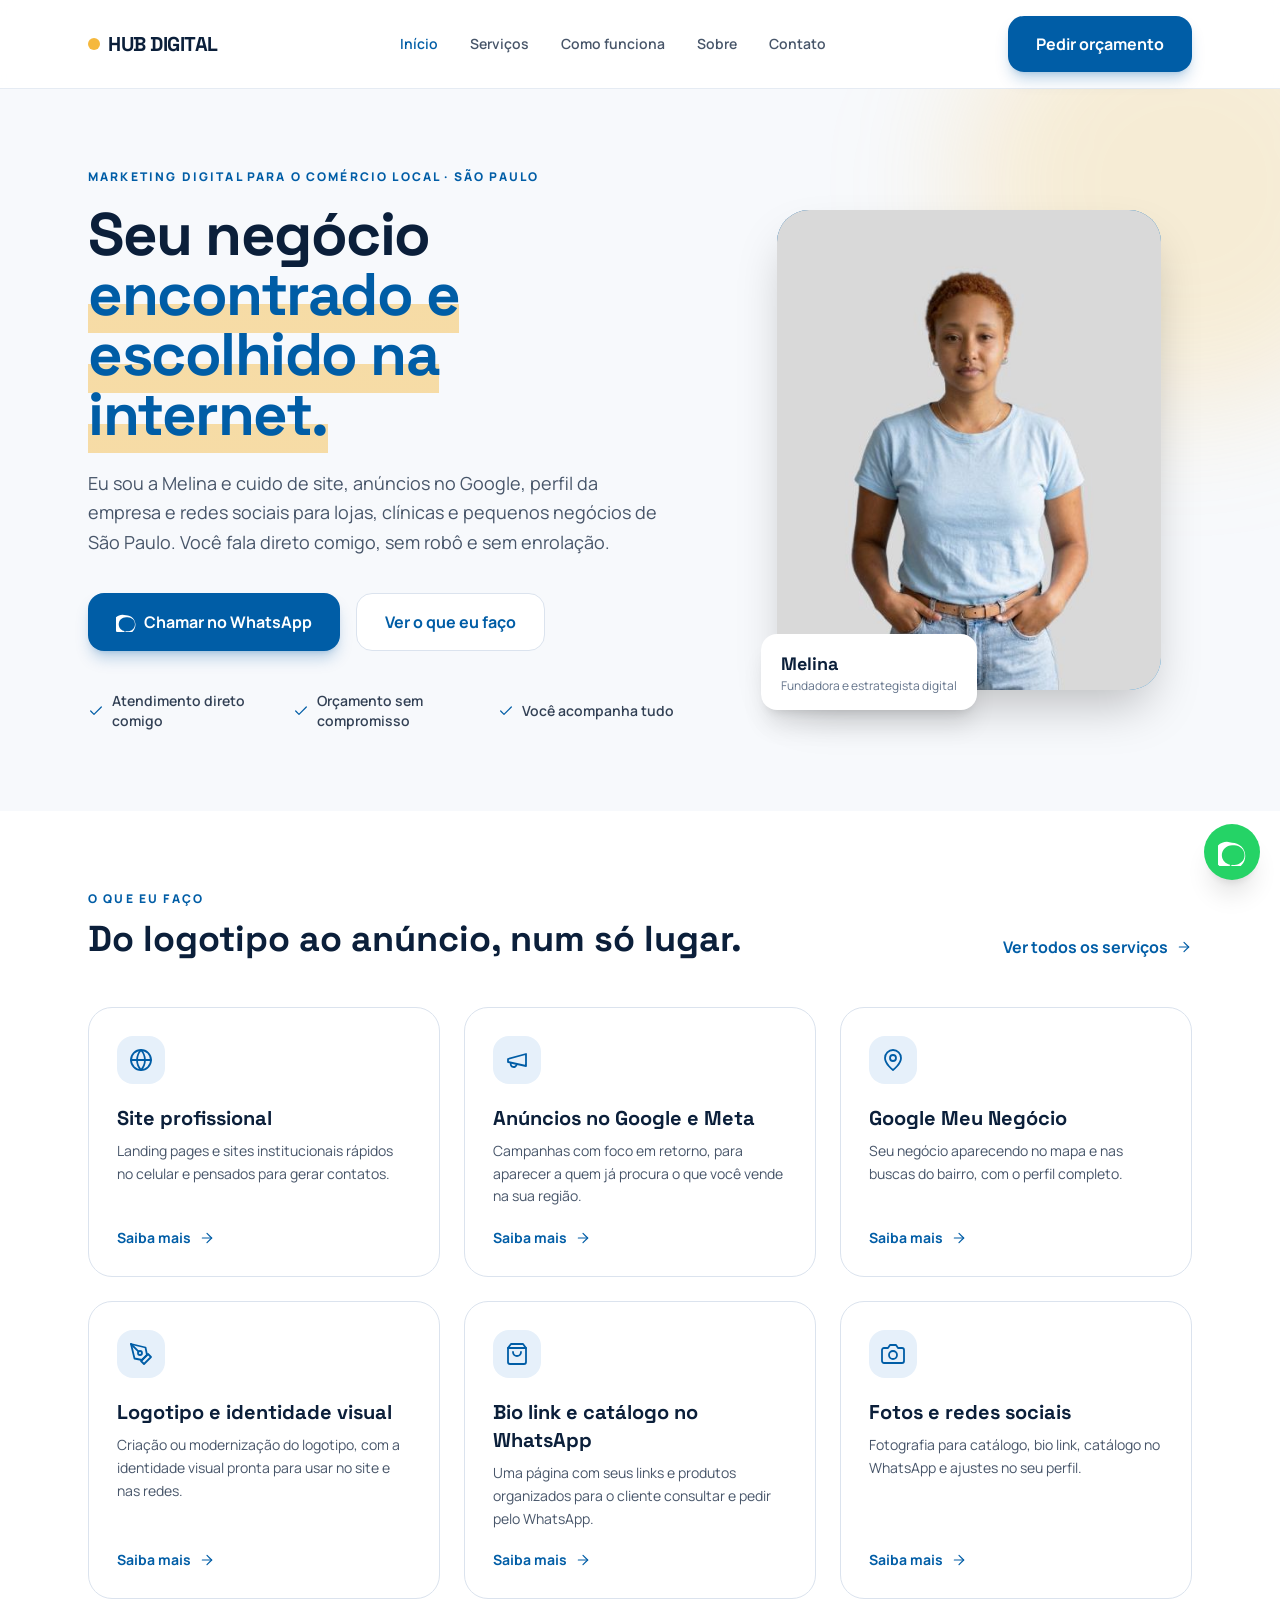
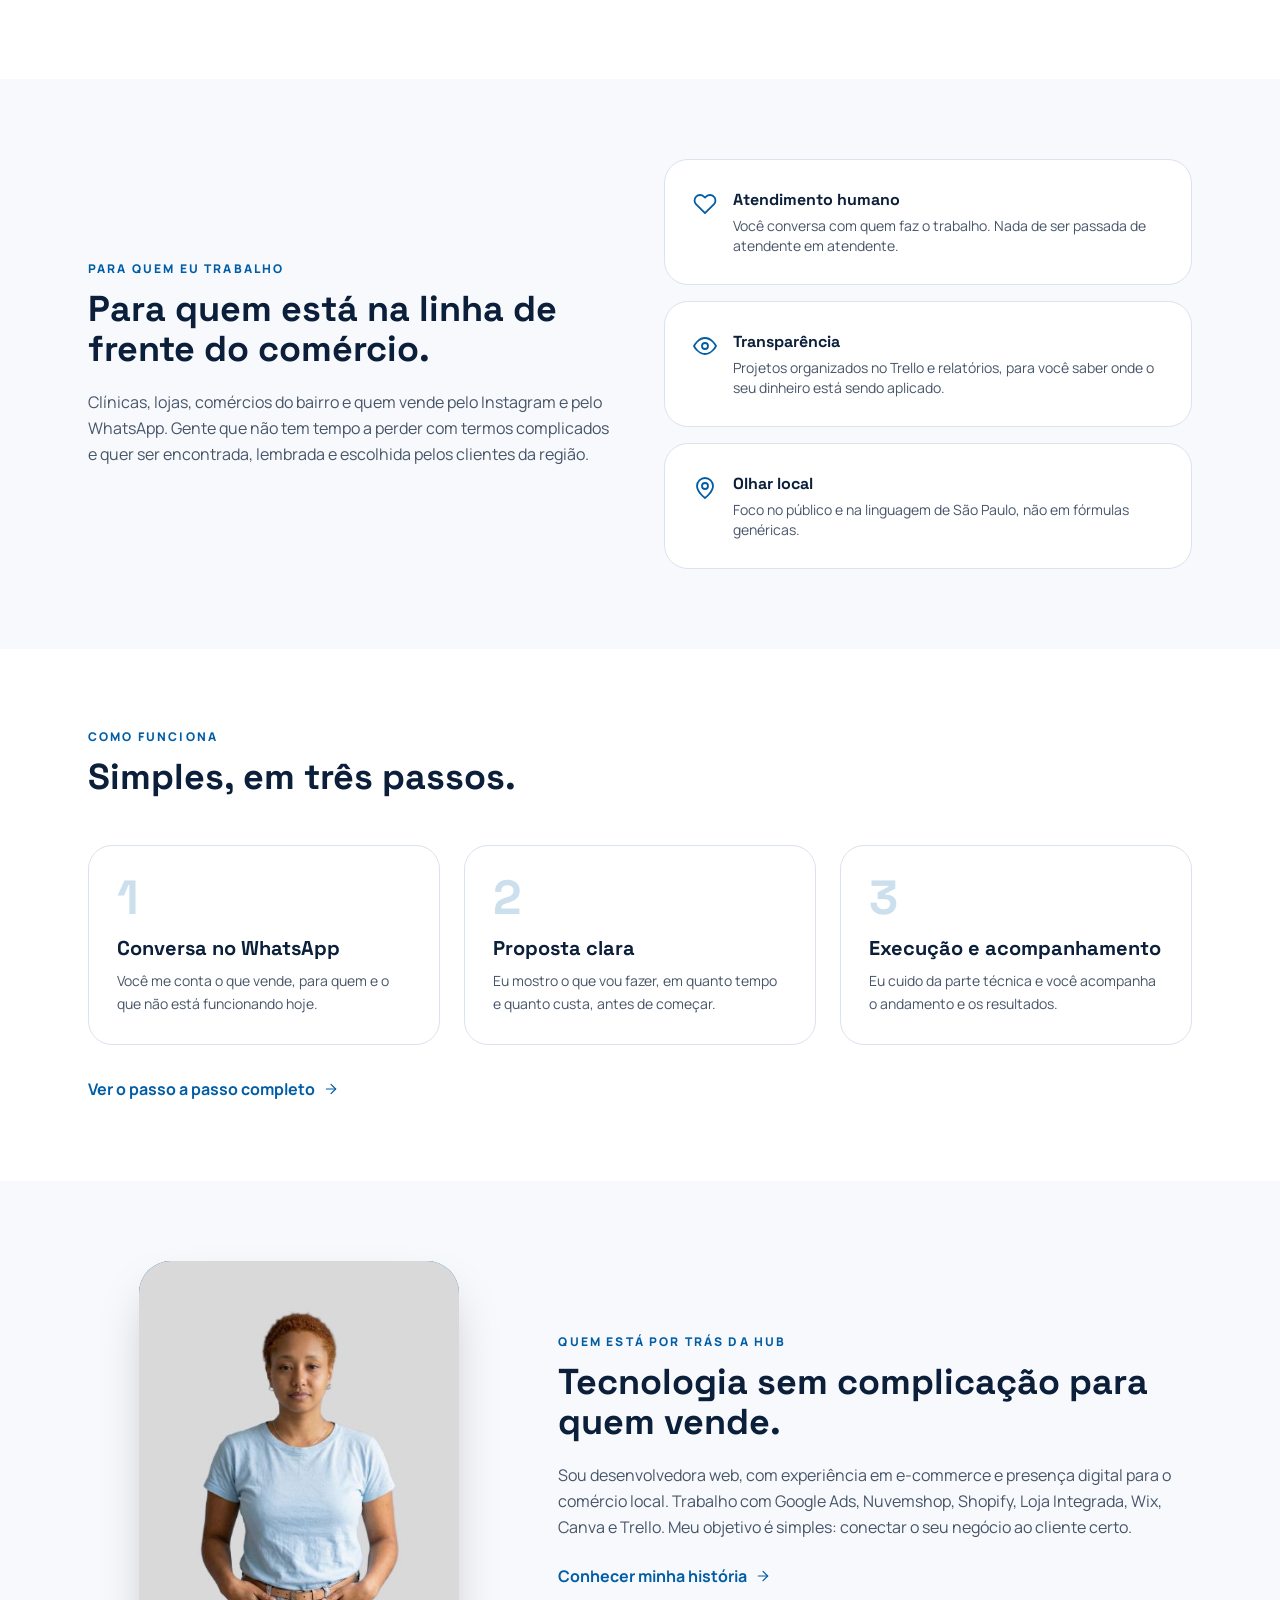
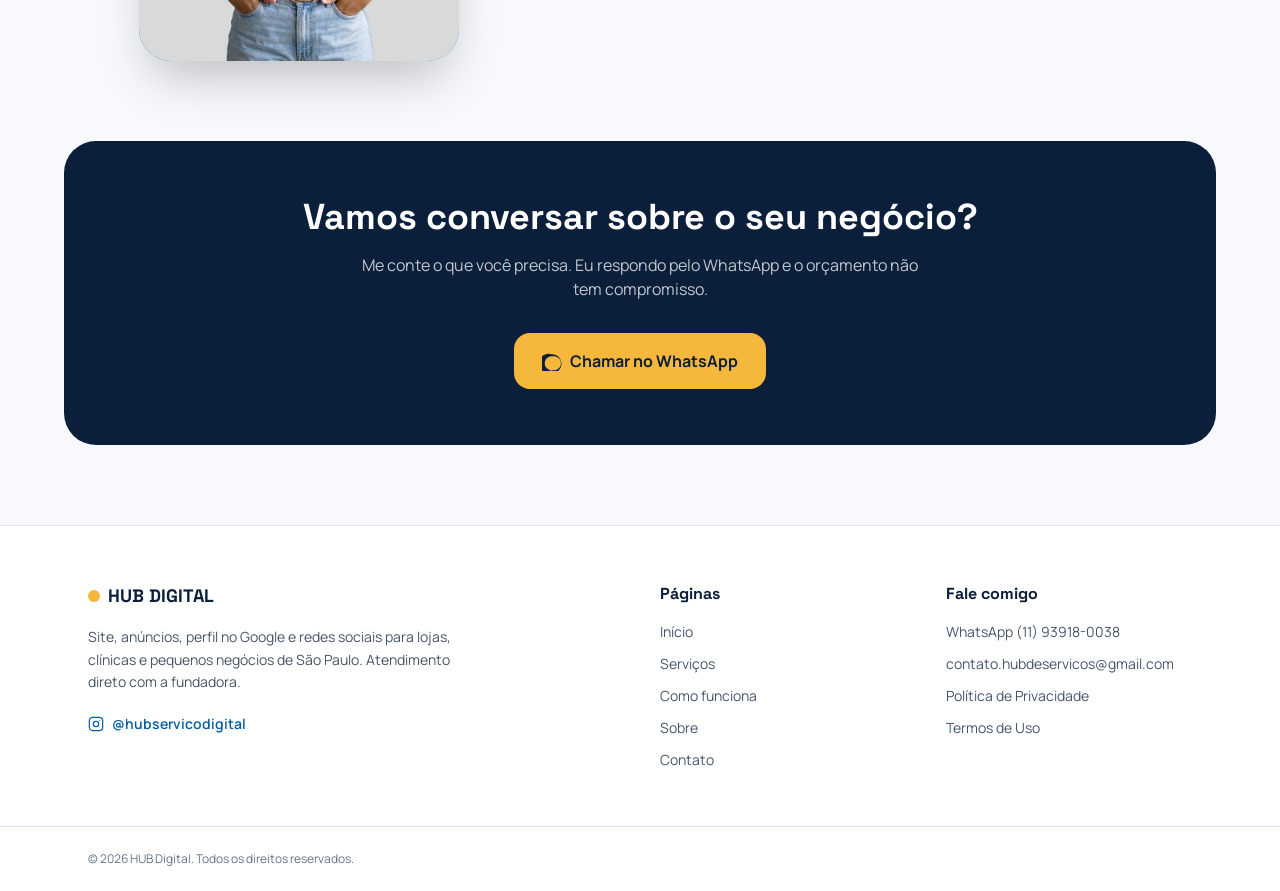
<file: index.html>
<!DOCTYPE html>
<html lang="pt-BR">
<head>
<meta charset="UTF-8">
<meta name="viewport" content="width=device-width, initial-scale=1.0">
<meta name="google-site-verification" content="Nj60n_sOIVMKqlAEULrdJ3BVdM9qgqcO2cnFme-LAiE">
<title>HUB Digital | Marketing digital para o comércio local de São Paulo</title>
<meta name="description" content="Site, anúncios no Google, Google Meu Negócio e redes sociais para lojas, clínicas e pequenos negócios de São Paulo. Atendimento direto com a Melina.">
<link rel="canonical" href="https://www.hubservicodigital.com.br/">
<meta property="og:type" content="website">
<meta property="og:locale" content="pt_BR">
<meta property="og:site_name" content="HUB Digital">
<meta property="og:title" content="HUB Digital | Marketing digital para o comércio local de São Paulo">
<meta property="og:description" content="Site, anúncios no Google, Google Meu Negócio e redes sociais para lojas, clínicas e pequenos negócios de São Paulo. Atendimento direto com a Melina.">
<meta property="og:url" content="https://www.hubservicodigital.com.br/">
<meta property="og:image" content="https://www.hubservicodigital.com.br/assets/og-image.png">
<meta property="og:image:width" content="1200">
<meta property="og:image:height" content="630">
<meta name="twitter:card" content="summary_large_image">
<link rel="icon" href="assets/favicon.svg" type="image/svg+xml">
<link rel="preconnect" href="https://fonts.googleapis.com">
<link rel="preconnect" href="https://fonts.gstatic.com" crossorigin>
<link href="https://fonts.googleapis.com/css2?family=Space+Grotesk:wght@500;700&family=Manrope:wght@400;500;600;700;800&display=swap" rel="stylesheet">
<link rel="stylesheet" href="assets/style.css">
<script type="application/ld+json">
{"@context":"https://schema.org","@type":"ProfessionalService","name":"HUB Digital","url":"https://www.hubservicodigital.com.br/","telephone":"+55 11 93918-0038","email":"contato.hubdeservicos@gmail.com","areaServed":"São Paulo","founder":{"@type":"Person","name":"Melina"},"sameAs":["https://www.instagram.com/hubservicodigital"],"description":"Site, anúncios no Google, perfil da empresa e redes sociais para o comércio local de São Paulo."}
</script>
<!-- Google Ads: confirme o ID da tag e da conversão no painel do Google Ads -->
<script async src="https://www.googletagmanager.com/gtag/js?id=AW-18099762359"></script>
<script>
window.dataLayer = window.dataLayer || [];
function gtag(){dataLayer.push(arguments);}
gtag('js', new Date());
gtag('config', 'AW-18099762359');
</script>
  <script async src="https://pagead2.googlesyndication.com/pagead/js/adsbygoogle.js?client=ca-pub-5045971876023801"
     crossorigin="anonymous"></script>
</head>
<body class="bg-cloud font-body text-ink antialiased">
<a href="#conteudo" class="sr-only focus:not-sr-only focus:absolute focus:left-4 focus:top-4 focus:z-[100] focus:rounded-lg focus:bg-white focus:px-4 focus:py-2">Ir para o conteúdo</a>
<header class="sticky top-0 z-50 border-b border-line/70 bg-white/90 backdrop-blur">
  <div class="mx-auto flex max-w-6xl items-center justify-between px-6 py-4">
    <a href="/" class="flex items-center gap-2 font-head text-xl font-bold tracking-tight text-ink" aria-label="HUB Digital, página inicial">
      <span class="inline-block h-3 w-3 rounded-full bg-sun"></span>HUB DIGITAL
    </a>
    <nav class="hidden items-center gap-8 md:flex" aria-label="Principal">
      <a href="/" class="text-sm font-semibold transition-colors text-primary">Início</a>
      <a href="servicos.html" class="text-sm font-semibold transition-colors text-slate-600 hover:text-primary">Serviços</a>
      <a href="metodo.html" class="text-sm font-semibold transition-colors text-slate-600 hover:text-primary">Como funciona</a>
      <a href="sobre.html" class="text-sm font-semibold transition-colors text-slate-600 hover:text-primary">Sobre</a>
      <a href="contato.html" class="text-sm font-semibold transition-colors text-slate-600 hover:text-primary">Contato</a>
    </nav>
    <div class="flex items-center gap-3">
      <a href="https://api.whatsapp.com/send?phone=5511939180038&text=Ol%C3%A1%21%20Vim%20pelo%20site%20e%20gostaria%20de%20um%20or%C3%A7amento." target="_blank" rel="noopener" data-conv class="btn btn-primary hidden sm:inline-flex">Pedir orçamento</a>
      <button id="menu-btn" type="button" class="flex h-11 w-11 items-center justify-center rounded-xl border border-line md:hidden" aria-label="Abrir menu" aria-expanded="false" aria-controls="mobile-menu">
        <span id="icon-open"><svg class="h-6 w-6" viewBox="0 0 24 24" fill="none" stroke="currentColor" stroke-width="1.8" stroke-linecap="round" stroke-linejoin="round" aria-hidden="true"><path d="M4 6h16M4 12h16M4 18h16"/></svg></span><span id="icon-close" class="hidden"><svg class="h-6 w-6" viewBox="0 0 24 24" fill="none" stroke="currentColor" stroke-width="1.8" stroke-linecap="round" stroke-linejoin="round" aria-hidden="true"><path d="M6 6l12 12M18 6 6 18"/></svg></span>
      </button>
    </div>
  </div>
  <div id="mobile-menu" class="hidden border-t border-line bg-white md:hidden">
    <a href="/" class="block border-b border-line px-6 py-4 font-semibold text-ink">Início</a>
    <a href="servicos.html" class="block border-b border-line px-6 py-4 font-semibold text-ink">Serviços</a>
    <a href="metodo.html" class="block border-b border-line px-6 py-4 font-semibold text-ink">Como funciona</a>
    <a href="sobre.html" class="block border-b border-line px-6 py-4 font-semibold text-ink">Sobre</a>
    <a href="contato.html" class="block border-b border-line px-6 py-4 font-semibold text-ink">Contato</a>
    <a href="https://api.whatsapp.com/send?phone=5511939180038&text=Ol%C3%A1%21%20Vim%20pelo%20site%20e%20gostaria%20de%20um%20or%C3%A7amento." target="_blank" rel="noopener" data-conv class="flex items-center gap-2 px-6 py-4 font-bold text-emerald-700"><svg class="h-5 w-5" viewBox="0 0 24 24" fill="currentColor" aria-hidden="true"><path d="M12.031 6.172c-2.32 0-4.518.892-6.193 2.512-3.418 3.3-3.418 8.666 0 11.967 1.133 1.096 2.525 1.842 4.022 2.152l.245.051.107 1.413 1.821-1.127.185-.114.283.041c.493.072.993.108 1.492.108 2.32 0 4.519-.892 6.194-2.512 3.418-3.3 3.418-8.666 0-11.967-1.675-1.62-3.874-2.512-6.157-2.512zm0-2.172c2.901 0 5.8 1.11 8.016 3.33 4.432 4.43 4.432 11.61 0 16.04-2.216 2.22-5.115 3.33-8.016 3.33-.82 0-1.644-.09-2.453-.27l-4.57 2.827-.271-3.567c-1.896-.51-3.642-1.55-5.066-3.01-4.432-4.43-4.432-11.61 0-16.04 2.216-2.22 5.115-3.33 8.016-3.33z"/></svg> Falar no WhatsApp</a>
  </div>
</header>
<main id="conteudo">

<!-- HERO -->
<section class="relative overflow-hidden">
  <div class="pointer-events-none absolute -right-32 -top-32 h-[28rem] w-[28rem] rounded-full bg-sun/20 blur-3xl"></div>
  <div class="mx-auto grid max-w-6xl items-center gap-14 px-6 pb-20 pt-14 md:pt-20 lg:grid-cols-[1.15fr_0.85fr]">
    <div class="relative">
      <p class="eyebrow">Marketing digital para o comércio local · São Paulo</p>
      <h1 class="mt-5 font-head text-4xl font-bold leading-[1.08] tracking-tight md:text-6xl">
        Seu negócio <span class="hl">encontrado e escolhido na internet.</span>
      </h1>
      <p class="mt-6 max-w-xl text-lg leading-relaxed text-slate-600">
        Eu sou a Melina e cuido de site, anúncios no Google, perfil da empresa e redes sociais para lojas, clínicas e pequenos negócios de São Paulo. Você fala direto comigo, sem robô e sem enrolação.
      </p>
      <div class="mt-9 flex flex-wrap gap-4">
        <a href="https://api.whatsapp.com/send?phone=5511939180038&text=Ol%C3%A1%21%20Vim%20pelo%20site%20e%20quero%20conversar%20sobre%20o%20meu%20neg%C3%B3cio." target="_blank" rel="noopener" data-conv class="btn btn-primary"><svg class="h-5 w-5" viewBox="0 0 24 24" fill="currentColor" aria-hidden="true"><path d="M12.031 6.172c-2.32 0-4.518.892-6.193 2.512-3.418 3.3-3.418 8.666 0 11.967 1.133 1.096 2.525 1.842 4.022 2.152l.245.051.107 1.413 1.821-1.127.185-.114.283.041c.493.072.993.108 1.492.108 2.32 0 4.519-.892 6.194-2.512 3.418-3.3 3.418-8.666 0-11.967-1.675-1.62-3.874-2.512-6.157-2.512zm0-2.172c2.901 0 5.8 1.11 8.016 3.33 4.432 4.43 4.432 11.61 0 16.04-2.216 2.22-5.115 3.33-8.016 3.33-.82 0-1.644-.09-2.453-.27l-4.57 2.827-.271-3.567c-1.896-.51-3.642-1.55-5.066-3.01-4.432-4.43-4.432-11.61 0-16.04 2.216-2.22 5.115-3.33 8.016-3.33z"/></svg> Chamar no WhatsApp</a>
        <a href="servicos.html" class="btn btn-ghost">Ver o que eu faço</a>
      </div>
      <ul class="mt-10 grid gap-3 text-sm font-semibold text-slate-700 sm:grid-cols-3">
        <li class="flex items-center gap-2"><span class="text-primary"><svg class="h-4 w-4" viewBox="0 0 24 24" fill="none" stroke="currentColor" stroke-width="1.8" stroke-linecap="round" stroke-linejoin="round" aria-hidden="true"><path d="M20 6 9 17l-5-5"/></svg></span>Atendimento direto comigo</li>
        <li class="flex items-center gap-2"><span class="text-primary"><svg class="h-4 w-4" viewBox="0 0 24 24" fill="none" stroke="currentColor" stroke-width="1.8" stroke-linecap="round" stroke-linejoin="round" aria-hidden="true"><path d="M20 6 9 17l-5-5"/></svg></span>Orçamento sem compromisso</li>
        <li class="flex items-center gap-2"><span class="text-primary"><svg class="h-4 w-4" viewBox="0 0 24 24" fill="none" stroke="currentColor" stroke-width="1.8" stroke-linecap="round" stroke-linejoin="round" aria-hidden="true"><path d="M20 6 9 17l-5-5"/></svg></span>Você acompanha tudo</li>
      </ul>
    </div>
    <div class="relative mx-auto w-full max-w-sm">
      <div class="relative aspect-[4/5] w-full overflow-hidden rounded-[2rem] bg-gradient-to-br from-primary to-sky shadow-2xl "><span class="absolute inset-0 flex items-center justify-center font-head text-[9rem] font-bold text-white/25" aria-hidden="true">M</span><img src="assets/melina.jpg" alt="Melina, fundadora da HUB Digital" width="800" height="1000" class="absolute inset-0 h-full w-full object-cover" onerror="this.remove()"></div>
      <div class="absolute -bottom-5 -left-4 rounded-2xl bg-white px-5 py-4 shadow-xl">
        <p class="font-head text-lg font-bold">Melina</p>
        <p class="text-xs text-slate-500">Fundadora e estrategista digital</p>
      </div>
    </div>
  </div>
</section>

<!-- SERVIÇOS -->
<section class="bg-white py-20">
  <div class="mx-auto max-w-6xl px-6">
    <div class="flex flex-col justify-between gap-4 md:flex-row md:items-end">
      <div>
        <p class="eyebrow">O que eu faço</p>
        <h2 class="mt-3 font-head text-3xl font-bold md:text-4xl">Do logotipo ao anúncio, num só lugar.</h2>
      </div>
      <a href="servicos.html" class="inline-flex items-center gap-2 font-bold text-primary">Ver todos os serviços <svg class="h-4 w-4" viewBox="0 0 24 24" fill="none" stroke="currentColor" stroke-width="1.8" stroke-linecap="round" stroke-linejoin="round" aria-hidden="true"><path d="M5 12h14"/><path d="m12 5 7 7-7 7"/></svg></a>
    </div>
    <div class="mt-12 grid gap-6 sm:grid-cols-2 lg:grid-cols-3">
      <a href="servicos.html#web" class="card group flex flex-col">
        <span class="flex h-12 w-12 items-center justify-center rounded-2xl bg-mist text-primary transition-colors group-hover:bg-primary group-hover:text-white"><svg class="h-6 w-6" viewBox="0 0 24 24" fill="none" stroke="currentColor" stroke-width="1.8" stroke-linecap="round" stroke-linejoin="round" aria-hidden="true"><circle cx="12" cy="12" r="10"/><path d="M2 12h20"/><path d="M12 2a15.3 15.3 0 0 1 4 10 15.3 15.3 0 0 1-4 10 15.3 15.3 0 0 1-4-10 15.3 15.3 0 0 1 4-10z"/></svg></span>
        <h3 class="mt-5 font-head text-xl font-bold">Site profissional</h3>
        <p class="mt-2 flex-1 text-sm leading-relaxed text-slate-600">Landing pages e sites institucionais rápidos no celular e pensados para gerar contatos.</p>
        <span class="mt-5 inline-flex items-center gap-2 text-sm font-bold text-primary">Saiba mais <svg class="h-4 w-4 transition-transform group-hover:translate-x-1" viewBox="0 0 24 24" fill="none" stroke="currentColor" stroke-width="1.8" stroke-linecap="round" stroke-linejoin="round" aria-hidden="true"><path d="M5 12h14"/><path d="m12 5 7 7-7 7"/></svg></span>
      </a>
      <a href="servicos.html#trafego" class="card group flex flex-col">
        <span class="flex h-12 w-12 items-center justify-center rounded-2xl bg-mist text-primary transition-colors group-hover:bg-primary group-hover:text-white"><svg class="h-6 w-6" viewBox="0 0 24 24" fill="none" stroke="currentColor" stroke-width="1.8" stroke-linecap="round" stroke-linejoin="round" aria-hidden="true"><path d="m3 11 18-5v12L3 14v-3z"/><path d="M11.6 16.8a3 3 0 1 1-5.8-1.6"/></svg></span>
        <h3 class="mt-5 font-head text-xl font-bold">Anúncios no Google e Meta</h3>
        <p class="mt-2 flex-1 text-sm leading-relaxed text-slate-600">Campanhas com foco em retorno, para aparecer a quem já procura o que você vende na sua região.</p>
        <span class="mt-5 inline-flex items-center gap-2 text-sm font-bold text-primary">Saiba mais <svg class="h-4 w-4 transition-transform group-hover:translate-x-1" viewBox="0 0 24 24" fill="none" stroke="currentColor" stroke-width="1.8" stroke-linecap="round" stroke-linejoin="round" aria-hidden="true"><path d="M5 12h14"/><path d="m12 5 7 7-7 7"/></svg></span>
      </a>
      <a href="servicos.html#web" class="card group flex flex-col">
        <span class="flex h-12 w-12 items-center justify-center rounded-2xl bg-mist text-primary transition-colors group-hover:bg-primary group-hover:text-white"><svg class="h-6 w-6" viewBox="0 0 24 24" fill="none" stroke="currentColor" stroke-width="1.8" stroke-linecap="round" stroke-linejoin="round" aria-hidden="true"><path d="M20 10c0 6-8 12-8 12s-8-6-8-12a8 8 0 0 1 16 0Z"/><circle cx="12" cy="10" r="3"/></svg></span>
        <h3 class="mt-5 font-head text-xl font-bold">Google Meu Negócio</h3>
        <p class="mt-2 flex-1 text-sm leading-relaxed text-slate-600">Seu negócio aparecendo no mapa e nas buscas do bairro, com o perfil completo.</p>
        <span class="mt-5 inline-flex items-center gap-2 text-sm font-bold text-primary">Saiba mais <svg class="h-4 w-4 transition-transform group-hover:translate-x-1" viewBox="0 0 24 24" fill="none" stroke="currentColor" stroke-width="1.8" stroke-linecap="round" stroke-linejoin="round" aria-hidden="true"><path d="M5 12h14"/><path d="m12 5 7 7-7 7"/></svg></span>
      </a>
      <a href="servicos.html#design" class="card group flex flex-col">
        <span class="flex h-12 w-12 items-center justify-center rounded-2xl bg-mist text-primary transition-colors group-hover:bg-primary group-hover:text-white"><svg class="h-6 w-6" viewBox="0 0 24 24" fill="none" stroke="currentColor" stroke-width="1.8" stroke-linecap="round" stroke-linejoin="round" aria-hidden="true"><path d="m12 19 7-7 3 3-7 7-3-3z"/><path d="m18 13-1.5-7.5L2 2l3.5 14.5L13 18l5-5z"/><path d="m2 2 7.6 7.6"/><circle cx="11" cy="11" r="2"/></svg></span>
        <h3 class="mt-5 font-head text-xl font-bold">Logotipo e identidade visual</h3>
        <p class="mt-2 flex-1 text-sm leading-relaxed text-slate-600">Criação ou modernização do logotipo, com a identidade visual pronta para usar no site e nas redes.</p>
        <span class="mt-5 inline-flex items-center gap-2 text-sm font-bold text-primary">Saiba mais <svg class="h-4 w-4 transition-transform group-hover:translate-x-1" viewBox="0 0 24 24" fill="none" stroke="currentColor" stroke-width="1.8" stroke-linecap="round" stroke-linejoin="round" aria-hidden="true"><path d="M5 12h14"/><path d="m12 5 7 7-7 7"/></svg></span>
      </a>
      <a href="servicos.html#presenca" class="card group flex flex-col">
        <span class="flex h-12 w-12 items-center justify-center rounded-2xl bg-mist text-primary transition-colors group-hover:bg-primary group-hover:text-white"><svg class="h-6 w-6" viewBox="0 0 24 24" fill="none" stroke="currentColor" stroke-width="1.8" stroke-linecap="round" stroke-linejoin="round" aria-hidden="true"><path d="M6 2 3 6v14a2 2 0 0 0 2 2h14a2 2 0 0 0 2-2V6l-3-4z"/><path d="M3 6h18"/><path d="M16 10a4 4 0 0 1-8 0"/></svg></span>
        <h3 class="mt-5 font-head text-xl font-bold">Bio link e catálogo no WhatsApp</h3>
        <p class="mt-2 flex-1 text-sm leading-relaxed text-slate-600">Uma página com seus links e produtos organizados para o cliente consultar e pedir pelo WhatsApp.</p>
        <span class="mt-5 inline-flex items-center gap-2 text-sm font-bold text-primary">Saiba mais <svg class="h-4 w-4 transition-transform group-hover:translate-x-1" viewBox="0 0 24 24" fill="none" stroke="currentColor" stroke-width="1.8" stroke-linecap="round" stroke-linejoin="round" aria-hidden="true"><path d="M5 12h14"/><path d="m12 5 7 7-7 7"/></svg></span>
      </a>
      <a href="servicos.html#social" class="card group flex flex-col">
        <span class="flex h-12 w-12 items-center justify-center rounded-2xl bg-mist text-primary transition-colors group-hover:bg-primary group-hover:text-white"><svg class="h-6 w-6" viewBox="0 0 24 24" fill="none" stroke="currentColor" stroke-width="1.8" stroke-linecap="round" stroke-linejoin="round" aria-hidden="true"><path d="M23 19a2 2 0 0 1-2 2H3a2 2 0 0 1-2-2V8a2 2 0 0 1 2-2h4l2-3h6l2 3h4a2 2 0 0 1 2 2z"/><circle cx="12" cy="13" r="4"/></svg></span>
        <h3 class="mt-5 font-head text-xl font-bold">Fotos e redes sociais</h3>
        <p class="mt-2 flex-1 text-sm leading-relaxed text-slate-600">Fotografia para catálogo, bio link, catálogo no WhatsApp e ajustes no seu perfil.</p>
        <span class="mt-5 inline-flex items-center gap-2 text-sm font-bold text-primary">Saiba mais <svg class="h-4 w-4 transition-transform group-hover:translate-x-1" viewBox="0 0 24 24" fill="none" stroke="currentColor" stroke-width="1.8" stroke-linecap="round" stroke-linejoin="round" aria-hidden="true"><path d="M5 12h14"/><path d="m12 5 7 7-7 7"/></svg></span>
      </a>
    </div>
  </div>
</section>

<!-- PARA QUEM -->
<section class="py-20">
  <div class="mx-auto grid max-w-6xl gap-12 px-6 lg:grid-cols-2 lg:items-center">
    <div>
      <p class="eyebrow">Para quem eu trabalho</p>
      <h2 class="mt-3 font-head text-3xl font-bold md:text-4xl">Para quem está na linha de frente do comércio.</h2>
      <p class="mt-5 leading-relaxed text-slate-600">
        Clínicas, lojas, comércios do bairro e quem vende pelo Instagram e pelo WhatsApp. Gente que não tem tempo a perder com termos complicados e quer ser encontrada, lembrada e escolhida pelos clientes da região.
      </p>
    </div>
    <ul class="space-y-4">
      <li class="card flex gap-4"><span class="mt-1 text-primary"><svg class="h-6 w-6" viewBox="0 0 24 24" fill="none" stroke="currentColor" stroke-width="1.8" stroke-linecap="round" stroke-linejoin="round" aria-hidden="true"><path d="M20.84 4.61a5.5 5.5 0 0 0-7.78 0L12 5.67l-1.06-1.06a5.5 5.5 0 0 0-7.78 7.78l1.06 1.06L12 21.23l7.78-7.78 1.06-1.06a5.5 5.5 0 0 0 0-7.78z"/></svg></span><div><p class="font-head font-bold">Atendimento humano</p><p class="mt-1 text-sm text-slate-600">Você conversa com quem faz o trabalho. Nada de ser passada de atendente em atendente.</p></div></li>
      <li class="card flex gap-4"><span class="mt-1 text-primary"><svg class="h-6 w-6" viewBox="0 0 24 24" fill="none" stroke="currentColor" stroke-width="1.8" stroke-linecap="round" stroke-linejoin="round" aria-hidden="true"><path d="M1 12s4-8 11-8 11 8 11 8-4 8-11 8-11-8-11-8z"/><circle cx="12" cy="12" r="3"/></svg></span><div><p class="font-head font-bold">Transparência</p><p class="mt-1 text-sm text-slate-600">Projetos organizados no Trello e relatórios, para você saber onde o seu dinheiro está sendo aplicado.</p></div></li>
      <li class="card flex gap-4"><span class="mt-1 text-primary"><svg class="h-6 w-6" viewBox="0 0 24 24" fill="none" stroke="currentColor" stroke-width="1.8" stroke-linecap="round" stroke-linejoin="round" aria-hidden="true"><path d="M20 10c0 6-8 12-8 12s-8-6-8-12a8 8 0 0 1 16 0Z"/><circle cx="12" cy="10" r="3"/></svg></span><div><p class="font-head font-bold">Olhar local</p><p class="mt-1 text-sm text-slate-600">Foco no público e na linguagem de São Paulo, não em fórmulas genéricas.</p></div></li>
    </ul>
  </div>
</section>

<!-- COMO FUNCIONA -->
<section class="bg-white py-20">
  <div class="mx-auto max-w-6xl px-6">
    <p class="eyebrow">Como funciona</p>
    <h2 class="mt-3 font-head text-3xl font-bold md:text-4xl">Simples, em três passos.</h2>
    <div class="mt-12 grid gap-6 md:grid-cols-3">
      <div class="card"><p class="font-head text-5xl font-bold text-primary/20">1</p><h3 class="mt-3 font-head text-xl font-bold">Conversa no WhatsApp</h3><p class="mt-2 text-sm leading-relaxed text-slate-600">Você me conta o que vende, para quem e o que não está funcionando hoje.</p></div>
      <div class="card"><p class="font-head text-5xl font-bold text-primary/20">2</p><h3 class="mt-3 font-head text-xl font-bold">Proposta clara</h3><p class="mt-2 text-sm leading-relaxed text-slate-600">Eu mostro o que vou fazer, em quanto tempo e quanto custa, antes de começar.</p></div>
      <div class="card"><p class="font-head text-5xl font-bold text-primary/20">3</p><h3 class="mt-3 font-head text-xl font-bold">Execução e acompanhamento</h3><p class="mt-2 text-sm leading-relaxed text-slate-600">Eu cuido da parte técnica e você acompanha o andamento e os resultados.</p></div>
    </div>
    <p class="mt-8"><a href="metodo.html" class="inline-flex items-center gap-2 font-bold text-primary">Ver o passo a passo completo <svg class="h-4 w-4" viewBox="0 0 24 24" fill="none" stroke="currentColor" stroke-width="1.8" stroke-linecap="round" stroke-linejoin="round" aria-hidden="true"><path d="M5 12h14"/><path d="m12 5 7 7-7 7"/></svg></a></p>
  </div>
</section>

<!-- SOBRE -->
<section class="py-20">
  <div class="mx-auto grid max-w-6xl items-center gap-12 px-6 md:grid-cols-[0.8fr_1.2fr]">
    <div class="mx-auto w-full max-w-xs"><div class="relative aspect-[4/5] w-full overflow-hidden rounded-[2rem] bg-gradient-to-br from-primary to-sky shadow-2xl "><span class="absolute inset-0 flex items-center justify-center font-head text-[9rem] font-bold text-white/25" aria-hidden="true">M</span><img src="assets/melina.jpg" alt="Melina, fundadora da HUB Digital" width="800" height="1000" class="absolute inset-0 h-full w-full object-cover" onerror="this.remove()"></div></div>
    <div>
      <p class="eyebrow">Quem está por trás da HUB</p>
      <h2 class="mt-3 font-head text-3xl font-bold md:text-4xl">Tecnologia sem complicação para quem vende.</h2>
      <p class="mt-5 leading-relaxed text-slate-600">
        Sou desenvolvedora web, com experiência em e-commerce e presença digital para o comércio local. Trabalho com Google Ads, Nuvemshop, Shopify, Loja Integrada, Wix, Canva e Trello. Meu objetivo é simples: conectar o seu negócio ao cliente certo.
      </p>
      <a href="sobre.html" class="mt-6 inline-flex items-center gap-2 font-bold text-primary">Conhecer minha história <svg class="h-4 w-4" viewBox="0 0 24 24" fill="none" stroke="currentColor" stroke-width="1.8" stroke-linecap="round" stroke-linejoin="round" aria-hidden="true"><path d="M5 12h14"/><path d="m12 5 7 7-7 7"/></svg></a>
    </div>
  </div>
</section>

<section class="px-6 pb-20">
  <div class="mx-auto max-w-6xl overflow-hidden rounded-[2rem] bg-ink px-8 py-14 text-center text-white md:px-16">
    <h2 class="font-head text-3xl font-bold md:text-4xl">Vamos conversar sobre o seu negócio?</h2>
    <p class="mx-auto mt-4 max-w-xl text-white/75">Me conte o que você precisa. Eu respondo pelo WhatsApp e o orçamento não tem compromisso.</p>
    <a href="https://api.whatsapp.com/send?phone=5511939180038&text=Ol%C3%A1%21%20Vim%20pelo%20site%20e%20gostaria%20de%20um%20or%C3%A7amento." target="_blank" rel="noopener" data-conv class="btn btn-sun mt-8 inline-flex"><svg class="h-5 w-5" viewBox="0 0 24 24" fill="currentColor" aria-hidden="true"><path d="M12.031 6.172c-2.32 0-4.518.892-6.193 2.512-3.418 3.3-3.418 8.666 0 11.967 1.133 1.096 2.525 1.842 4.022 2.152l.245.051.107 1.413 1.821-1.127.185-.114.283.041c.493.072.993.108 1.492.108 2.32 0 4.519-.892 6.194-2.512 3.418-3.3 3.418-8.666 0-11.967-1.675-1.62-3.874-2.512-6.157-2.512zm0-2.172c2.901 0 5.8 1.11 8.016 3.33 4.432 4.43 4.432 11.61 0 16.04-2.216 2.22-5.115 3.33-8.016 3.33-.82 0-1.644-.09-2.453-.27l-4.57 2.827-.271-3.567c-1.896-.51-3.642-1.55-5.066-3.01-4.432-4.43-4.432-11.61 0-16.04 2.216-2.22 5.115-3.33 8.016-3.33z"/></svg> Chamar no WhatsApp</a>
  </div>
</section>

</main>
<footer class="border-t border-line bg-white">
  <div class="mx-auto grid max-w-6xl gap-10 px-6 py-14 md:grid-cols-4">
    <div class="md:col-span-2">
      <p class="flex items-center gap-2 font-head text-lg font-bold"><span class="inline-block h-3 w-3 rounded-full bg-sun"></span>HUB DIGITAL</p>
      <p class="mt-4 max-w-sm text-sm leading-relaxed text-slate-600">Site, anúncios, perfil no Google e redes sociais para lojas, clínicas e pequenos negócios de São Paulo. Atendimento direto com a fundadora.</p>
      <a href="https://www.instagram.com/hubservicodigital" target="_blank" rel="noopener" class="mt-5 inline-flex items-center gap-2 text-sm font-semibold text-primary hover:underline"><svg class="h-4 w-4" viewBox="0 0 24 24" fill="none" stroke="currentColor" stroke-width="1.8" stroke-linecap="round" stroke-linejoin="round" aria-hidden="true"><rect x="2" y="2" width="20" height="20" rx="5"/><circle cx="12" cy="12" r="4"/><path d="M17.5 6.5h.01"/></svg> @hubservicodigital</a>
    </div>
    <div>
      <p class="font-head font-bold">Páginas</p>
      <ul class="mt-4 space-y-3 text-sm text-slate-600">
        <li><a class="hover:text-primary" href="/">Início</a></li>
        <li><a class="hover:text-primary" href="servicos.html">Serviços</a></li>
        <li><a class="hover:text-primary" href="metodo.html">Como funciona</a></li>
        <li><a class="hover:text-primary" href="sobre.html">Sobre</a></li>
        <li><a class="hover:text-primary" href="contato.html">Contato</a></li>
      </ul>
    </div>
    <div>
      <p class="font-head font-bold">Fale comigo</p>
      <ul class="mt-4 space-y-3 text-sm text-slate-600">
        <li><a class="hover:text-primary" href="https://api.whatsapp.com/send?phone=5511939180038&text=Ol%C3%A1%21%20Vim%20pelo%20site%20e%20gostaria%20de%20conversar." target="_blank" rel="noopener" data-conv>WhatsApp (11) 93918-0038</a></li>
        <li><a class="hover:text-primary" href="mailto:contato.hubdeservicos@gmail.com">contato.hubdeservicos@gmail.com</a></li>
        <li><a class="hover:text-primary" href="privacidade.html">Política de Privacidade</a></li>
        <li><a class="hover:text-primary" href="termos.html">Termos de Uso</a></li>
      </ul>
    </div>
  </div>
  <div class="border-t border-line">
    <p class="mx-auto max-w-6xl px-6 py-6 text-xs text-slate-500">© 2026 HUB Digital. Todos os direitos reservados.</p>
  </div>
</footer>

<a href="https://api.whatsapp.com/send?phone=5511939180038&text=Ol%C3%A1%21%20Vim%20pelo%20site%20e%20gostaria%20de%20conversar." target="_blank" rel="noopener" data-conv aria-label="Falar com a HUB Digital no WhatsApp"
   class="fixed bottom-5 right-5 z-50 flex h-14 w-14 items-center justify-center rounded-full bg-[#25D366] text-white shadow-xl transition-transform hover:scale-110"><svg class="h-7 w-7" viewBox="0 0 24 24" fill="currentColor" aria-hidden="true"><path d="M12.031 6.172c-2.32 0-4.518.892-6.193 2.512-3.418 3.3-3.418 8.666 0 11.967 1.133 1.096 2.525 1.842 4.022 2.152l.245.051.107 1.413 1.821-1.127.185-.114.283.041c.493.072.993.108 1.492.108 2.32 0 4.519-.892 6.194-2.512 3.418-3.3 3.418-8.666 0-11.967-1.675-1.62-3.874-2.512-6.157-2.512zm0-2.172c2.901 0 5.8 1.11 8.016 3.33 4.432 4.43 4.432 11.61 0 16.04-2.216 2.22-5.115 3.33-8.016 3.33-.82 0-1.644-.09-2.453-.27l-4.57 2.827-.271-3.567c-1.896-.51-3.642-1.55-5.066-3.01-4.432-4.43-4.432-11.61 0-16.04 2.216-2.22 5.115-3.33 8.016-3.33z"/></svg></a>

<script>
(function () {
  var btn = document.getElementById('menu-btn');
  var menu = document.getElementById('mobile-menu');
  var iOpen = document.getElementById('icon-open');
  var iClose = document.getElementById('icon-close');
  btn.addEventListener('click', function () {
    var open = menu.classList.toggle('hidden') === false;
    btn.setAttribute('aria-expanded', String(open));
    iOpen.classList.toggle('hidden', open);
    iClose.classList.toggle('hidden', !open);
  });
  // Conversão do Google Ads: qualquer clique em links marcados com data-conv
  document.addEventListener('click', function (e) {
    var a = e.target.closest ? e.target.closest('a[data-conv]') : null;
    if (!a || typeof gtag !== 'function') return;
    gtag('event', 'conversion', {'send_to': 'AW-18099762359/L_JECM3AkZ4cELfp0bZD', 'value': 1.0, 'currency': 'BRL'});
  });
})();
</script>
<script>function loadScript(a){var b=document.getElementsByTagName("head")[0],c=document.createElement("script");c.type="text/javascript",c.src="https://tracker.metricool.com/resources/be.js",c.onreadystatechange=a,c.onload=a,b.appendChild(c)}loadScript(function(){beTracker.t({hash:"65307f09b52f5c1cff685b4f218c23cd"})});</script>
</body>
</html>
</file>
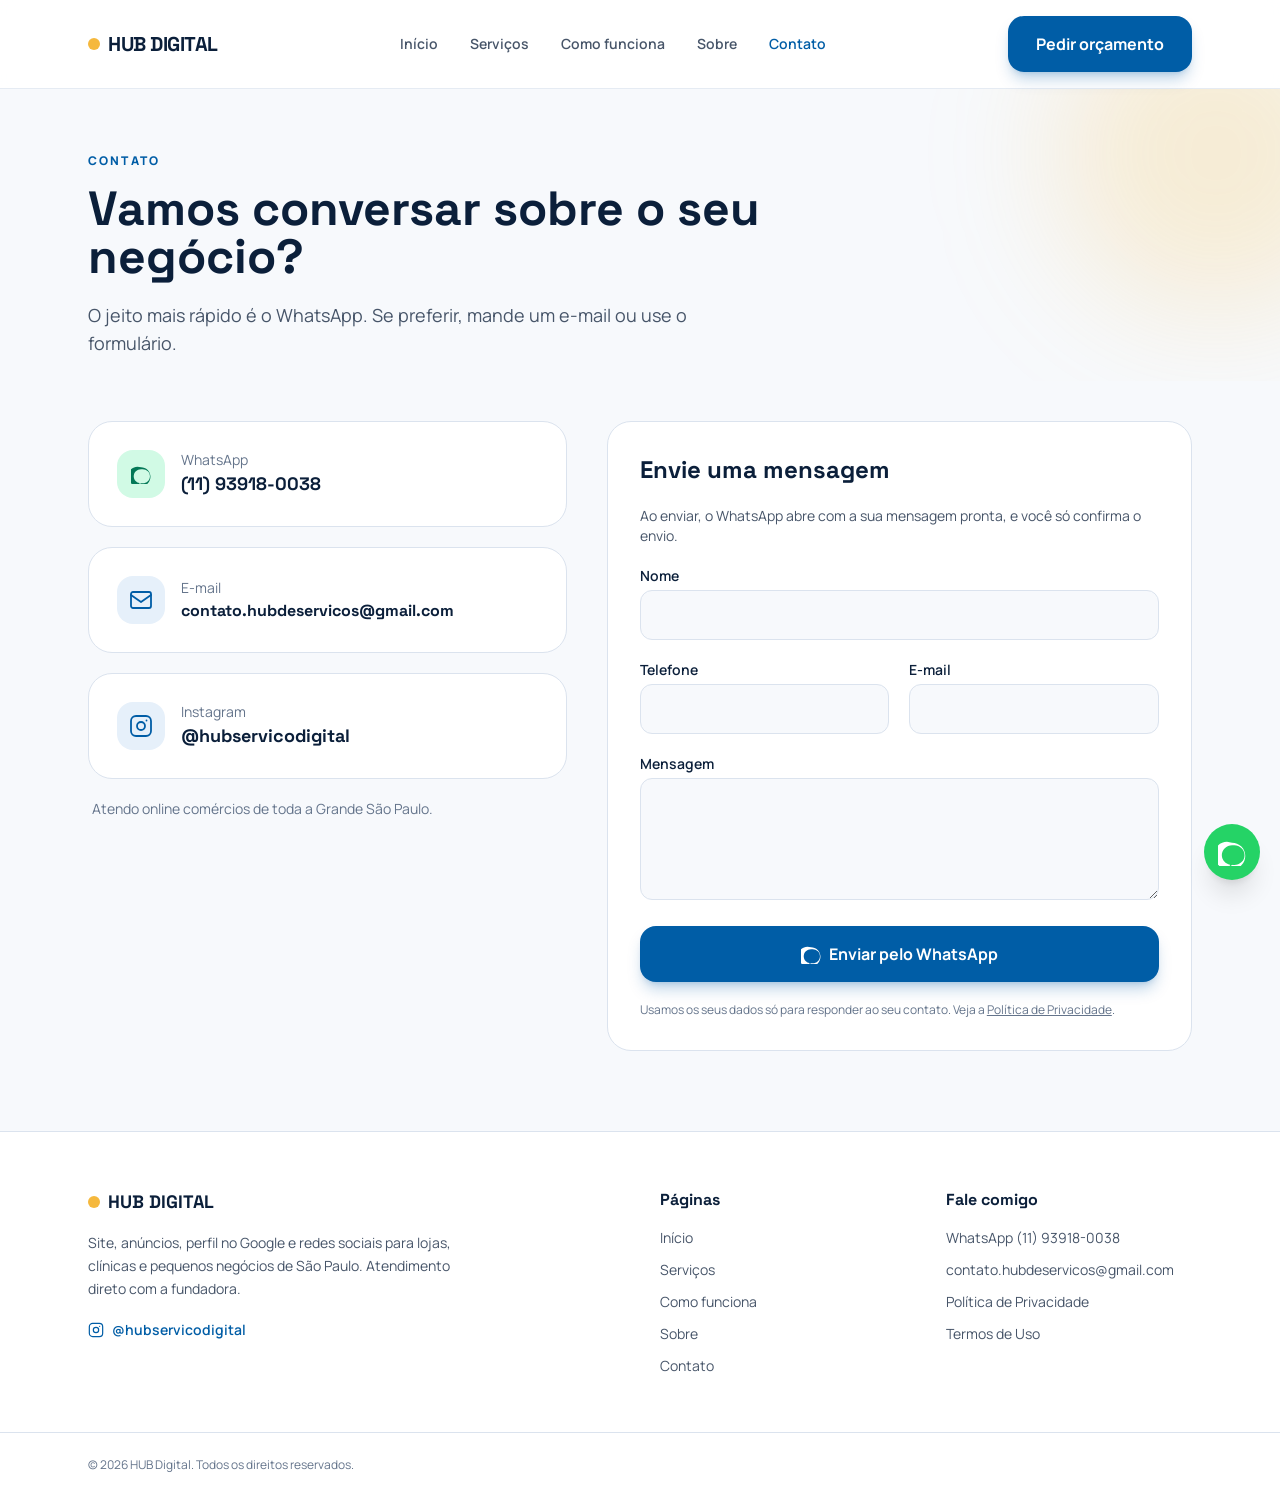
<file: contato.html>
<!DOCTYPE html>
<html lang="pt-BR">
<head>
<meta charset="UTF-8">
<meta name="viewport" content="width=device-width, initial-scale=1.0">
<meta name="google-site-verification" content="Nj60n_sOIVMKqlAEULrdJ3BVdM9qgqcO2cnFme-LAiE">
<title>Contato | HUB Digital</title>
<meta name="description" content="Fale com a HUB Digital pelo WhatsApp, e-mail ou formulário e peça um orçamento sem compromisso.">
<link rel="canonical" href="https://www.hubservicodigital.com.br/contato.html">
<meta property="og:type" content="website">
<meta property="og:locale" content="pt_BR">
<meta property="og:site_name" content="HUB Digital">
<meta property="og:title" content="Contato | HUB Digital">
<meta property="og:description" content="Fale com a HUB Digital pelo WhatsApp, e-mail ou formulário e peça um orçamento sem compromisso.">
<meta property="og:url" content="https://www.hubservicodigital.com.br/contato.html">
<meta property="og:image" content="https://www.hubservicodigital.com.br/assets/og-image.png">
<meta property="og:image:width" content="1200">
<meta property="og:image:height" content="630">
<meta name="twitter:card" content="summary_large_image">
<link rel="icon" href="assets/favicon.svg" type="image/svg+xml">
<link rel="preconnect" href="https://fonts.googleapis.com">
<link rel="preconnect" href="https://fonts.gstatic.com" crossorigin>
<link href="https://fonts.googleapis.com/css2?family=Space+Grotesk:wght@500;700&family=Manrope:wght@400;500;600;700;800&display=swap" rel="stylesheet">
<link rel="stylesheet" href="assets/style.css">

<!-- Google Ads: confirme o ID da tag e da conversão no painel do Google Ads -->
<script async src="https://www.googletagmanager.com/gtag/js?id=AW-18099762359"></script>
<script>
window.dataLayer = window.dataLayer || [];
function gtag(){dataLayer.push(arguments);}
gtag('js', new Date());
gtag('config', 'AW-18099762359');
</script>
<script async src="https://pagead2.googlesyndication.com/pagead/js/adsbygoogle.js?client=ca-pub-5045971876023801"
     crossorigin="anonymous"></script>
</head>
<body class="bg-cloud font-body text-ink antialiased">
<a href="#conteudo" class="sr-only focus:not-sr-only focus:absolute focus:left-4 focus:top-4 focus:z-[100] focus:rounded-lg focus:bg-white focus:px-4 focus:py-2">Ir para o conteúdo</a>
<header class="sticky top-0 z-50 border-b border-line/70 bg-white/90 backdrop-blur">
  <div class="mx-auto flex max-w-6xl items-center justify-between px-6 py-4">
    <a href="/" class="flex items-center gap-2 font-head text-xl font-bold tracking-tight text-ink" aria-label="HUB Digital, página inicial">
      <span class="inline-block h-3 w-3 rounded-full bg-sun"></span>HUB DIGITAL
    </a>
    <nav class="hidden items-center gap-8 md:flex" aria-label="Principal">
      <a href="/" class="text-sm font-semibold transition-colors text-slate-600 hover:text-primary">Início</a>
      <a href="servicos.html" class="text-sm font-semibold transition-colors text-slate-600 hover:text-primary">Serviços</a>
      <a href="metodo.html" class="text-sm font-semibold transition-colors text-slate-600 hover:text-primary">Como funciona</a>
      <a href="sobre.html" class="text-sm font-semibold transition-colors text-slate-600 hover:text-primary">Sobre</a>
      <a href="contato.html" class="text-sm font-semibold transition-colors text-primary">Contato</a>
    </nav>
    <div class="flex items-center gap-3">
      <a href="https://api.whatsapp.com/send?phone=5511939180038&text=Ol%C3%A1%21%20Vim%20pelo%20site%20e%20gostaria%20de%20um%20or%C3%A7amento." target="_blank" rel="noopener" data-conv class="btn btn-primary hidden sm:inline-flex">Pedir orçamento</a>
      <button id="menu-btn" type="button" class="flex h-11 w-11 items-center justify-center rounded-xl border border-line md:hidden" aria-label="Abrir menu" aria-expanded="false" aria-controls="mobile-menu">
        <span id="icon-open"><svg class="h-6 w-6" viewBox="0 0 24 24" fill="none" stroke="currentColor" stroke-width="1.8" stroke-linecap="round" stroke-linejoin="round" aria-hidden="true"><path d="M4 6h16M4 12h16M4 18h16"/></svg></span><span id="icon-close" class="hidden"><svg class="h-6 w-6" viewBox="0 0 24 24" fill="none" stroke="currentColor" stroke-width="1.8" stroke-linecap="round" stroke-linejoin="round" aria-hidden="true"><path d="M6 6l12 12M18 6 6 18"/></svg></span>
      </button>
    </div>
  </div>
  <div id="mobile-menu" class="hidden border-t border-line bg-white md:hidden">
    <a href="/" class="block border-b border-line px-6 py-4 font-semibold text-ink">Início</a>
    <a href="servicos.html" class="block border-b border-line px-6 py-4 font-semibold text-ink">Serviços</a>
    <a href="metodo.html" class="block border-b border-line px-6 py-4 font-semibold text-ink">Como funciona</a>
    <a href="sobre.html" class="block border-b border-line px-6 py-4 font-semibold text-ink">Sobre</a>
    <a href="contato.html" class="block border-b border-line px-6 py-4 font-semibold text-ink">Contato</a>
    <a href="https://api.whatsapp.com/send?phone=5511939180038&text=Ol%C3%A1%21%20Vim%20pelo%20site%20e%20gostaria%20de%20um%20or%C3%A7amento." target="_blank" rel="noopener" data-conv class="flex items-center gap-2 px-6 py-4 font-bold text-emerald-700"><svg class="h-5 w-5" viewBox="0 0 24 24" fill="currentColor" aria-hidden="true"><path d="M12.031 6.172c-2.32 0-4.518.892-6.193 2.512-3.418 3.3-3.418 8.666 0 11.967 1.133 1.096 2.525 1.842 4.022 2.152l.245.051.107 1.413 1.821-1.127.185-.114.283.041c.493.072.993.108 1.492.108 2.32 0 4.519-.892 6.194-2.512 3.418-3.3 3.418-8.666 0-11.967-1.675-1.62-3.874-2.512-6.157-2.512zm0-2.172c2.901 0 5.8 1.11 8.016 3.33 4.432 4.43 4.432 11.61 0 16.04-2.216 2.22-5.115 3.33-8.016 3.33-.82 0-1.644-.09-2.453-.27l-4.57 2.827-.271-3.567c-1.896-.51-3.642-1.55-5.066-3.01-4.432-4.43-4.432-11.61 0-16.04 2.216-2.22 5.115-3.33 8.016-3.33z"/></svg> Falar no WhatsApp</a>
  </div>
</header>
<main id="conteudo">

<section class="relative overflow-hidden">
  <div class="pointer-events-none absolute -right-24 -top-24 h-80 w-80 rounded-full bg-sun/20 blur-3xl"></div>
  <div class="relative mx-auto max-w-6xl px-6 pb-6 pt-16">
    <p class="eyebrow">Contato</p>
    <h1 class="mt-4 max-w-3xl font-head text-4xl font-bold leading-tight md:text-5xl">Vamos conversar sobre o seu negócio?</h1>
    <p class="mt-5 max-w-2xl text-lg text-slate-600">O jeito mais rápido é o WhatsApp. Se preferir, mande um e-mail ou use o formulário.</p>
  </div>
</section>

<section class="py-10 pb-20">
  <div class="mx-auto grid max-w-6xl gap-10 px-6 lg:grid-cols-[0.9fr_1.1fr]">
    <div class="space-y-5">
      <a href="https://api.whatsapp.com/send?phone=5511939180038&text=Ol%C3%A1%21%20Vim%20pelo%20site%20e%20gostaria%20de%20conversar." target="_blank" rel="noopener" data-conv class="card flex items-center gap-4 hover:border-primary">
        <span class="flex h-12 w-12 items-center justify-center rounded-2xl bg-emerald-100 text-emerald-700"><svg class="h-5 w-5" viewBox="0 0 24 24" fill="currentColor" aria-hidden="true"><path d="M12.031 6.172c-2.32 0-4.518.892-6.193 2.512-3.418 3.3-3.418 8.666 0 11.967 1.133 1.096 2.525 1.842 4.022 2.152l.245.051.107 1.413 1.821-1.127.185-.114.283.041c.493.072.993.108 1.492.108 2.32 0 4.519-.892 6.194-2.512 3.418-3.3 3.418-8.666 0-11.967-1.675-1.62-3.874-2.512-6.157-2.512zm0-2.172c2.901 0 5.8 1.11 8.016 3.33 4.432 4.43 4.432 11.61 0 16.04-2.216 2.22-5.115 3.33-8.016 3.33-.82 0-1.644-.09-2.453-.27l-4.57 2.827-.271-3.567c-1.896-.51-3.642-1.55-5.066-3.01-4.432-4.43-4.432-11.61 0-16.04 2.216-2.22 5.115-3.33 8.016-3.33z"/></svg></span>
        <span><span class="block text-sm text-slate-500">WhatsApp</span><span class="font-head text-lg font-bold">(11) 93918-0038</span></span>
      </a>
      <a href="mailto:contato.hubdeservicos@gmail.com" class="card flex items-center gap-4 hover:border-primary">
        <span class="flex h-12 w-12 items-center justify-center rounded-2xl bg-mist text-primary"><svg class="h-6 w-6" viewBox="0 0 24 24" fill="none" stroke="currentColor" stroke-width="1.8" stroke-linecap="round" stroke-linejoin="round" aria-hidden="true"><rect x="2" y="4" width="20" height="16" rx="2"/><path d="m22 7-10 7L2 7"/></svg></span>
        <span><span class="block text-sm text-slate-500">E-mail</span><span class="font-head text-base font-bold break-all">contato.hubdeservicos@gmail.com</span></span>
      </a>
      <a href="https://www.instagram.com/hubservicodigital" target="_blank" rel="noopener" class="card flex items-center gap-4 hover:border-primary">
        <span class="flex h-12 w-12 items-center justify-center rounded-2xl bg-mist text-primary"><svg class="h-6 w-6" viewBox="0 0 24 24" fill="none" stroke="currentColor" stroke-width="1.8" stroke-linecap="round" stroke-linejoin="round" aria-hidden="true"><rect x="2" y="2" width="20" height="20" rx="5"/><circle cx="12" cy="12" r="4"/><path d="M17.5 6.5h.01"/></svg></span>
        <span><span class="block text-sm text-slate-500">Instagram</span><span class="font-head text-lg font-bold">@hubservicodigital</span></span>
      </a>
      <p class="px-1 text-sm text-slate-500">Atendo online comércios de toda a Grande São Paulo.</p>
    </div>

    <form id="contact-form" class="card space-y-5 p-8" novalidate>
      <h2 class="font-head text-2xl font-bold">Envie uma mensagem</h2>
      <p class="text-sm text-slate-600">Ao enviar, o WhatsApp abre com a sua mensagem pronta, e você só confirma o envio.</p>
      <div>
        <label for="nome" class="mb-1 block text-sm font-semibold">Nome</label>
        <input id="nome" name="nome" type="text" autocomplete="name" required class="field">
      </div>
      <div class="grid gap-5 sm:grid-cols-2">
        <div>
          <label for="telefone" class="mb-1 block text-sm font-semibold">Telefone</label>
          <input id="telefone" name="telefone" type="tel" autocomplete="tel" class="field">
        </div>
        <div>
          <label for="email" class="mb-1 block text-sm font-semibold">E-mail</label>
          <input id="email" name="email" type="email" autocomplete="email" required class="field">
        </div>
      </div>
      <div>
        <label for="mensagem" class="mb-1 block text-sm font-semibold">Mensagem</label>
        <textarea id="mensagem" name="mensagem" rows="4" required class="field"></textarea>
      </div>
      <p id="form-msg" class="hidden text-sm font-semibold text-red-600" role="alert"></p>
      <button type="submit" class="btn btn-primary w-full"><svg class="h-5 w-5" viewBox="0 0 24 24" fill="currentColor" aria-hidden="true"><path d="M12.031 6.172c-2.32 0-4.518.892-6.193 2.512-3.418 3.3-3.418 8.666 0 11.967 1.133 1.096 2.525 1.842 4.022 2.152l.245.051.107 1.413 1.821-1.127.185-.114.283.041c.493.072.993.108 1.492.108 2.32 0 4.519-.892 6.194-2.512 3.418-3.3 3.418-8.666 0-11.967-1.675-1.62-3.874-2.512-6.157-2.512zm0-2.172c2.901 0 5.8 1.11 8.016 3.33 4.432 4.43 4.432 11.61 0 16.04-2.216 2.22-5.115 3.33-8.016 3.33-.82 0-1.644-.09-2.453-.27l-4.57 2.827-.271-3.567c-1.896-.51-3.642-1.55-5.066-3.01-4.432-4.43-4.432-11.61 0-16.04 2.216-2.22 5.115-3.33 8.016-3.33z"/></svg> Enviar pelo WhatsApp</button>
      <p class="text-xs text-slate-500">Usamos os seus dados só para responder ao seu contato. Veja a <a href="privacidade.html" class="underline">Política de Privacidade</a>.</p>
    </form>
  </div>
</section>

<script>
document.getElementById('contact-form').addEventListener('submit', function (e) {
  e.preventDefault();
  var nome = document.getElementById('nome').value.trim();
  var email = document.getElementById('email').value.trim();
  var tel = document.getElementById('telefone').value.trim();
  var msg = document.getElementById('mensagem').value.trim();
  var err = document.getElementById('form-msg');
  if (!nome || !email || !msg) {
    err.textContent = 'Por favor, preencha nome, e-mail e mensagem.';
    err.classList.remove('hidden');
    return;
  }
  err.classList.add('hidden');
  var texto = 'Olá! Meu nome é ' + nome + '.\nTelefone: ' + (tel || 'não informado') + '\nE-mail: ' + email + '\nMensagem: ' + msg;
  var url = 'https://api.whatsapp.com/send?phone=5511939180038&text=' + encodeURIComponent(texto);
  if (typeof gtag === 'function') {
    gtag('event', 'conversion', {'send_to': 'AW-18099762359/L_JECM3AkZ4cELfp0bZD', 'value': 1.0, 'currency': 'BRL'});
  }
  window.open(url, '_blank', 'noopener');
});
</script>
</main>
<footer class="border-t border-line bg-white">
  <div class="mx-auto grid max-w-6xl gap-10 px-6 py-14 md:grid-cols-4">
    <div class="md:col-span-2">
      <p class="flex items-center gap-2 font-head text-lg font-bold"><span class="inline-block h-3 w-3 rounded-full bg-sun"></span>HUB DIGITAL</p>
      <p class="mt-4 max-w-sm text-sm leading-relaxed text-slate-600">Site, anúncios, perfil no Google e redes sociais para lojas, clínicas e pequenos negócios de São Paulo. Atendimento direto com a fundadora.</p>
      <a href="https://www.instagram.com/hubservicodigital" target="_blank" rel="noopener" class="mt-5 inline-flex items-center gap-2 text-sm font-semibold text-primary hover:underline"><svg class="h-4 w-4" viewBox="0 0 24 24" fill="none" stroke="currentColor" stroke-width="1.8" stroke-linecap="round" stroke-linejoin="round" aria-hidden="true"><rect x="2" y="2" width="20" height="20" rx="5"/><circle cx="12" cy="12" r="4"/><path d="M17.5 6.5h.01"/></svg> @hubservicodigital</a>
    </div>
    <div>
      <p class="font-head font-bold">Páginas</p>
      <ul class="mt-4 space-y-3 text-sm text-slate-600">
        <li><a class="hover:text-primary" href="/">Início</a></li>
        <li><a class="hover:text-primary" href="servicos.html">Serviços</a></li>
        <li><a class="hover:text-primary" href="metodo.html">Como funciona</a></li>
        <li><a class="hover:text-primary" href="sobre.html">Sobre</a></li>
        <li><a class="hover:text-primary" href="contato.html">Contato</a></li>
      </ul>
    </div>
    <div>
      <p class="font-head font-bold">Fale comigo</p>
      <ul class="mt-4 space-y-3 text-sm text-slate-600">
        <li><a class="hover:text-primary" href="https://api.whatsapp.com/send?phone=5511939180038&text=Ol%C3%A1%21%20Vim%20pelo%20site%20e%20gostaria%20de%20conversar." target="_blank" rel="noopener" data-conv>WhatsApp (11) 93918-0038</a></li>
        <li><a class="hover:text-primary" href="mailto:contato.hubdeservicos@gmail.com">contato.hubdeservicos@gmail.com</a></li>
        <li><a class="hover:text-primary" href="privacidade.html">Política de Privacidade</a></li>
        <li><a class="hover:text-primary" href="termos.html">Termos de Uso</a></li>
      </ul>
    </div>
  </div>
  <div class="border-t border-line">
    <p class="mx-auto max-w-6xl px-6 py-6 text-xs text-slate-500">© 2026 HUB Digital. Todos os direitos reservados.</p>
  </div>
</footer>

<a href="https://api.whatsapp.com/send?phone=5511939180038&text=Ol%C3%A1%21%20Vim%20pelo%20site%20e%20gostaria%20de%20conversar." target="_blank" rel="noopener" data-conv aria-label="Falar com a HUB Digital no WhatsApp"
   class="fixed bottom-5 right-5 z-50 flex h-14 w-14 items-center justify-center rounded-full bg-[#25D366] text-white shadow-xl transition-transform hover:scale-110"><svg class="h-7 w-7" viewBox="0 0 24 24" fill="currentColor" aria-hidden="true"><path d="M12.031 6.172c-2.32 0-4.518.892-6.193 2.512-3.418 3.3-3.418 8.666 0 11.967 1.133 1.096 2.525 1.842 4.022 2.152l.245.051.107 1.413 1.821-1.127.185-.114.283.041c.493.072.993.108 1.492.108 2.32 0 4.519-.892 6.194-2.512 3.418-3.3 3.418-8.666 0-11.967-1.675-1.62-3.874-2.512-6.157-2.512zm0-2.172c2.901 0 5.8 1.11 8.016 3.33 4.432 4.43 4.432 11.61 0 16.04-2.216 2.22-5.115 3.33-8.016 3.33-.82 0-1.644-.09-2.453-.27l-4.57 2.827-.271-3.567c-1.896-.51-3.642-1.55-5.066-3.01-4.432-4.43-4.432-11.61 0-16.04 2.216-2.22 5.115-3.33 8.016-3.33z"/></svg></a>

<script>
(function () {
  var btn = document.getElementById('menu-btn');
  var menu = document.getElementById('mobile-menu');
  var iOpen = document.getElementById('icon-open');
  var iClose = document.getElementById('icon-close');
  btn.addEventListener('click', function () {
    var open = menu.classList.toggle('hidden') === false;
    btn.setAttribute('aria-expanded', String(open));
    iOpen.classList.toggle('hidden', open);
    iClose.classList.toggle('hidden', !open);
  });
  // Conversão do Google Ads: qualquer clique em links marcados com data-conv
  document.addEventListener('click', function (e) {
    var a = e.target.closest ? e.target.closest('a[data-conv]') : null;
    if (!a || typeof gtag !== 'function') return;
    gtag('event', 'conversion', {'send_to': 'AW-18099762359/L_JECM3AkZ4cELfp0bZD', 'value': 1.0, 'currency': 'BRL'});
  });
})();
</script>
<script>function loadScript(a){var b=document.getElementsByTagName("head")[0],c=document.createElement("script");c.type="text/javascript",c.src="https://tracker.metricool.com/resources/be.js",c.onreadystatechange=a,c.onload=a,b.appendChild(c)}loadScript(function(){beTracker.t({hash:"65307f09b52f5c1cff685b4f218c23cd"})});</script>
</body>
</html>
</file>
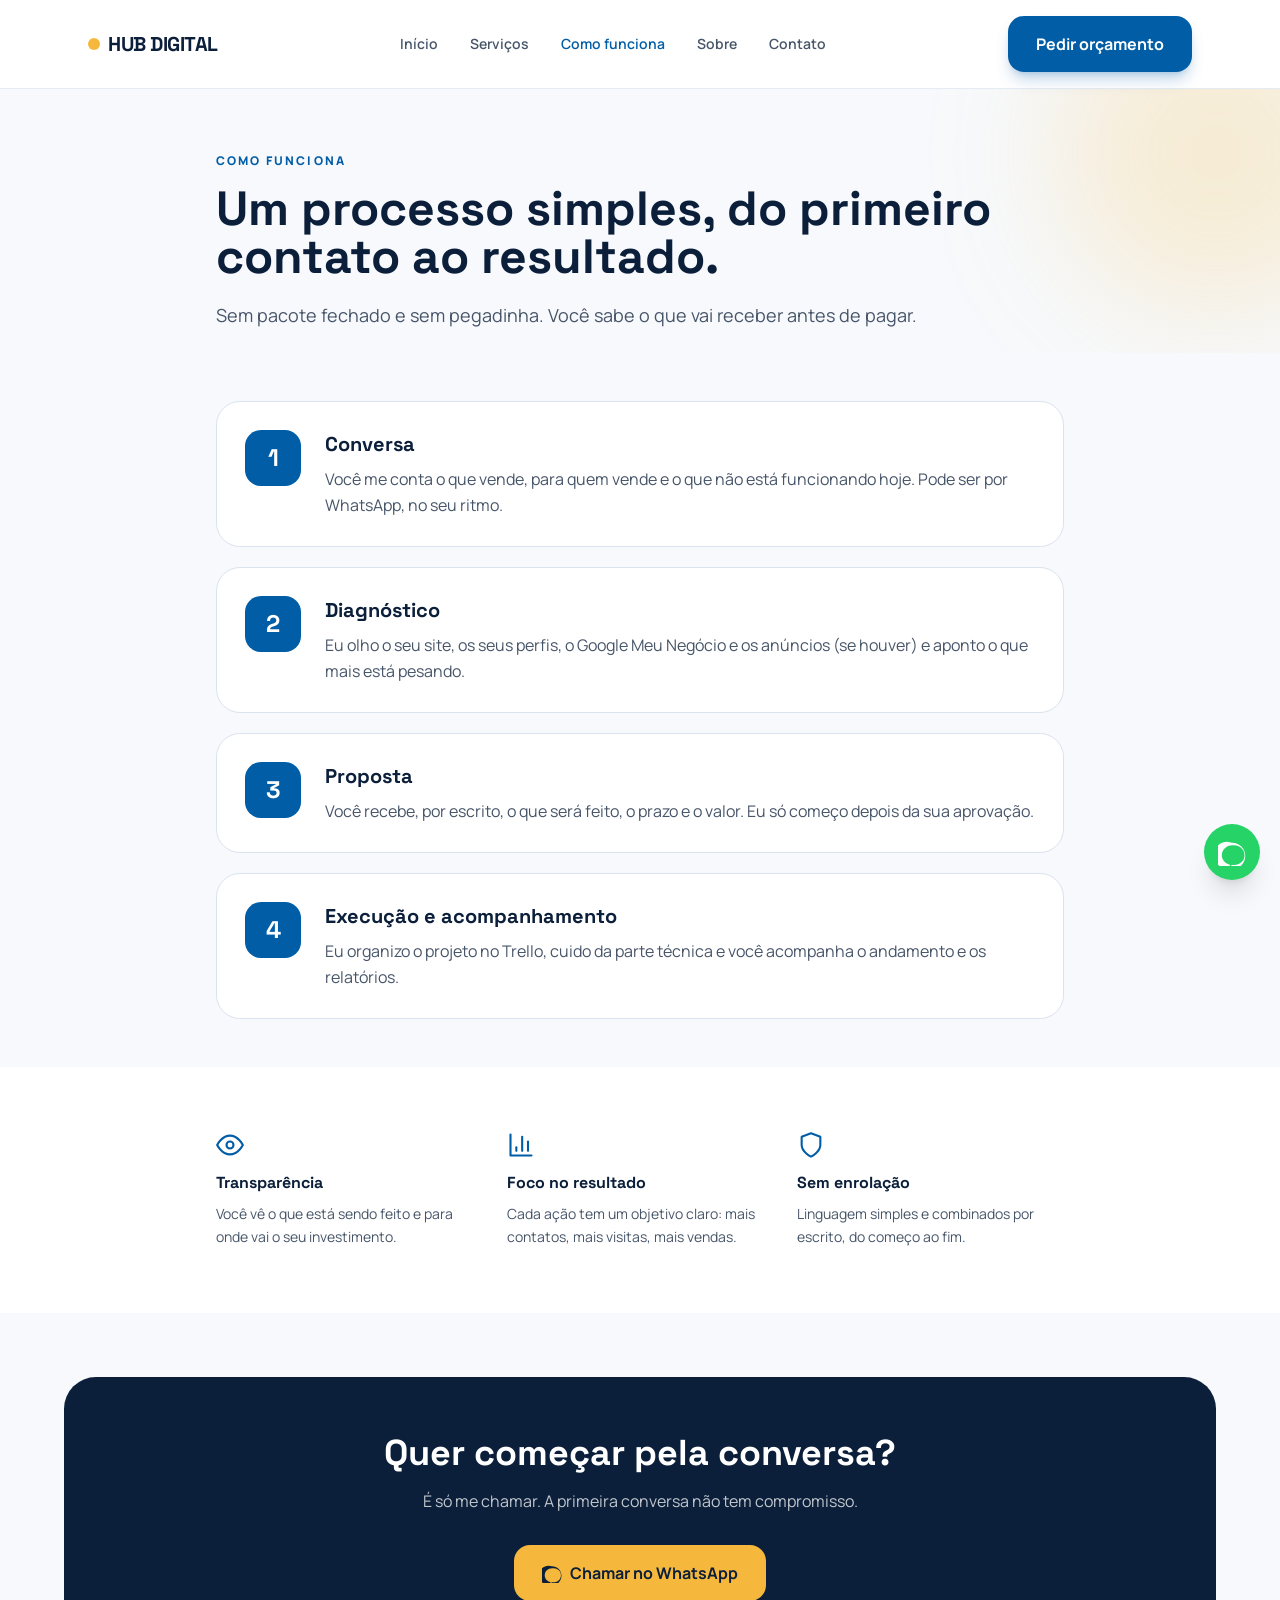
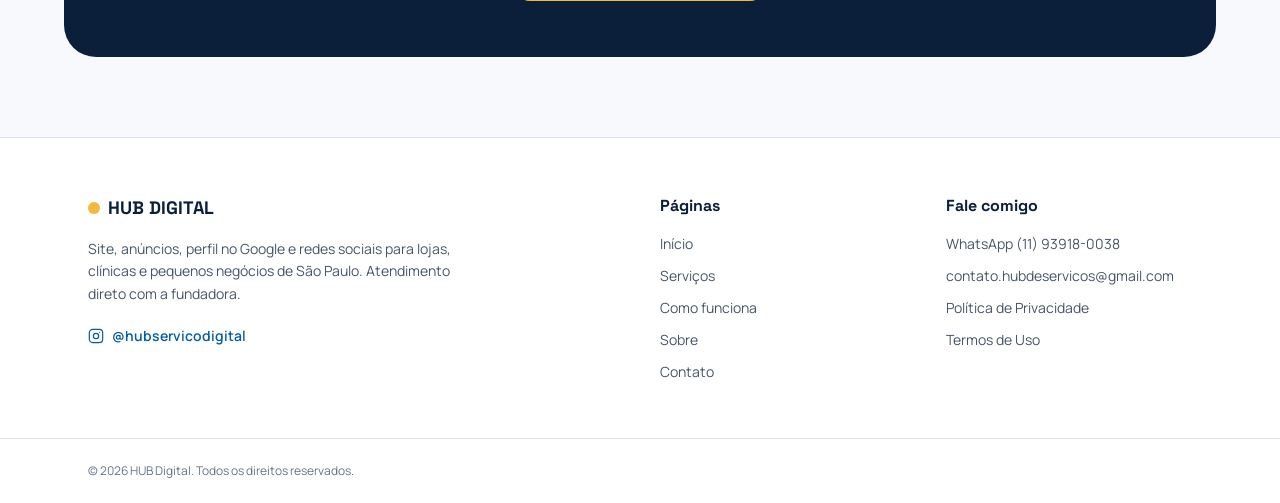
<file: metodo.html>
<!DOCTYPE html>
<html lang="pt-BR">
<head>
<meta charset="UTF-8">
<meta name="viewport" content="width=device-width, initial-scale=1.0">
<meta name="google-site-verification" content="Nj60n_sOIVMKqlAEULrdJ3BVdM9qgqcO2cnFme-LAiE">
<title>Como funciona | HUB Digital</title>
<meta name="description" content="Conheça o passo a passo: conversa, diagnóstico, proposta por escrito e acompanhamento dos resultados.">
<link rel="canonical" href="https://www.hubservicodigital.com.br/metodo.html">
<meta property="og:type" content="website">
<meta property="og:locale" content="pt_BR">
<meta property="og:site_name" content="HUB Digital">
<meta property="og:title" content="Como funciona | HUB Digital">
<meta property="og:description" content="Conheça o passo a passo: conversa, diagnóstico, proposta por escrito e acompanhamento dos resultados.">
<meta property="og:url" content="https://www.hubservicodigital.com.br/metodo.html">
<meta property="og:image" content="https://www.hubservicodigital.com.br/assets/og-image.png">
<meta property="og:image:width" content="1200">
<meta property="og:image:height" content="630">
<meta name="twitter:card" content="summary_large_image">
<link rel="icon" href="assets/favicon.svg" type="image/svg+xml">
<link rel="preconnect" href="https://fonts.googleapis.com">
<link rel="preconnect" href="https://fonts.gstatic.com" crossorigin>
<link href="https://fonts.googleapis.com/css2?family=Space+Grotesk:wght@500;700&family=Manrope:wght@400;500;600;700;800&display=swap" rel="stylesheet">
<link rel="stylesheet" href="assets/style.css">

<!-- Google Ads: confirme o ID da tag e da conversão no painel do Google Ads -->
<script async src="https://www.googletagmanager.com/gtag/js?id=AW-18099762359"></script>
<script>
window.dataLayer = window.dataLayer || [];
function gtag(){dataLayer.push(arguments);}
gtag('js', new Date());
gtag('config', 'AW-18099762359');
</script>
  <script async src="https://pagead2.googlesyndication.com/pagead/js/adsbygoogle.js?client=ca-pub-5045971876023801"
     crossorigin="anonymous"></script>
</head>
<body class="bg-cloud font-body text-ink antialiased">
<a href="#conteudo" class="sr-only focus:not-sr-only focus:absolute focus:left-4 focus:top-4 focus:z-[100] focus:rounded-lg focus:bg-white focus:px-4 focus:py-2">Ir para o conteúdo</a>
<header class="sticky top-0 z-50 border-b border-line/70 bg-white/90 backdrop-blur">
  <div class="mx-auto flex max-w-6xl items-center justify-between px-6 py-4">
    <a href="/" class="flex items-center gap-2 font-head text-xl font-bold tracking-tight text-ink" aria-label="HUB Digital, página inicial">
      <span class="inline-block h-3 w-3 rounded-full bg-sun"></span>HUB DIGITAL
    </a>
    <nav class="hidden items-center gap-8 md:flex" aria-label="Principal">
      <a href="/" class="text-sm font-semibold transition-colors text-slate-600 hover:text-primary">Início</a>
      <a href="servicos.html" class="text-sm font-semibold transition-colors text-slate-600 hover:text-primary">Serviços</a>
      <a href="metodo.html" class="text-sm font-semibold transition-colors text-primary">Como funciona</a>
      <a href="sobre.html" class="text-sm font-semibold transition-colors text-slate-600 hover:text-primary">Sobre</a>
      <a href="contato.html" class="text-sm font-semibold transition-colors text-slate-600 hover:text-primary">Contato</a>
    </nav>
    <div class="flex items-center gap-3">
      <a href="https://api.whatsapp.com/send?phone=5511939180038&text=Ol%C3%A1%21%20Vim%20pelo%20site%20e%20gostaria%20de%20um%20or%C3%A7amento." target="_blank" rel="noopener" data-conv class="btn btn-primary hidden sm:inline-flex">Pedir orçamento</a>
      <button id="menu-btn" type="button" class="flex h-11 w-11 items-center justify-center rounded-xl border border-line md:hidden" aria-label="Abrir menu" aria-expanded="false" aria-controls="mobile-menu">
        <span id="icon-open"><svg class="h-6 w-6" viewBox="0 0 24 24" fill="none" stroke="currentColor" stroke-width="1.8" stroke-linecap="round" stroke-linejoin="round" aria-hidden="true"><path d="M4 6h16M4 12h16M4 18h16"/></svg></span><span id="icon-close" class="hidden"><svg class="h-6 w-6" viewBox="0 0 24 24" fill="none" stroke="currentColor" stroke-width="1.8" stroke-linecap="round" stroke-linejoin="round" aria-hidden="true"><path d="M6 6l12 12M18 6 6 18"/></svg></span>
      </button>
    </div>
  </div>
  <div id="mobile-menu" class="hidden border-t border-line bg-white md:hidden">
    <a href="/" class="block border-b border-line px-6 py-4 font-semibold text-ink">Início</a>
    <a href="servicos.html" class="block border-b border-line px-6 py-4 font-semibold text-ink">Serviços</a>
    <a href="metodo.html" class="block border-b border-line px-6 py-4 font-semibold text-ink">Como funciona</a>
    <a href="sobre.html" class="block border-b border-line px-6 py-4 font-semibold text-ink">Sobre</a>
    <a href="contato.html" class="block border-b border-line px-6 py-4 font-semibold text-ink">Contato</a>
    <a href="https://api.whatsapp.com/send?phone=5511939180038&text=Ol%C3%A1%21%20Vim%20pelo%20site%20e%20gostaria%20de%20um%20or%C3%A7amento." target="_blank" rel="noopener" data-conv class="flex items-center gap-2 px-6 py-4 font-bold text-emerald-700"><svg class="h-5 w-5" viewBox="0 0 24 24" fill="currentColor" aria-hidden="true"><path d="M12.031 6.172c-2.32 0-4.518.892-6.193 2.512-3.418 3.3-3.418 8.666 0 11.967 1.133 1.096 2.525 1.842 4.022 2.152l.245.051.107 1.413 1.821-1.127.185-.114.283.041c.493.072.993.108 1.492.108 2.32 0 4.519-.892 6.194-2.512 3.418-3.3 3.418-8.666 0-11.967-1.675-1.62-3.874-2.512-6.157-2.512zm0-2.172c2.901 0 5.8 1.11 8.016 3.33 4.432 4.43 4.432 11.61 0 16.04-2.216 2.22-5.115 3.33-8.016 3.33-.82 0-1.644-.09-2.453-.27l-4.57 2.827-.271-3.567c-1.896-.51-3.642-1.55-5.066-3.01-4.432-4.43-4.432-11.61 0-16.04 2.216-2.22 5.115-3.33 8.016-3.33z"/></svg> Falar no WhatsApp</a>
  </div>
</header>
<main id="conteudo">

<section class="relative overflow-hidden">
  <div class="pointer-events-none absolute -right-24 -top-24 h-80 w-80 rounded-full bg-sun/20 blur-3xl"></div>
  <div class="relative mx-auto max-w-4xl px-6 pb-6 pt-16">
    <p class="eyebrow">Como funciona</p>
    <h1 class="mt-4 font-head text-4xl font-bold leading-tight md:text-5xl">Um processo simples, do primeiro contato ao resultado.</h1>
    <p class="mt-5 text-lg text-slate-600">Sem pacote fechado e sem pegadinha. Você sabe o que vai receber antes de pagar.</p>
  </div>
</section>
<section class="py-12">
  <div class="mx-auto max-w-4xl px-6">
    <ol class="space-y-5">
      <li class="card flex gap-6">
        <span class="flex h-14 w-14 flex-none items-center justify-center rounded-2xl bg-primary font-head text-2xl font-bold text-white">1</span>
        <div><h3 class="font-head text-xl font-bold">Conversa</h3><p class="mt-2 leading-relaxed text-slate-600">Você me conta o que vende, para quem vende e o que não está funcionando hoje. Pode ser por WhatsApp, no seu ritmo.</p></div>
      </li>
      <li class="card flex gap-6">
        <span class="flex h-14 w-14 flex-none items-center justify-center rounded-2xl bg-primary font-head text-2xl font-bold text-white">2</span>
        <div><h3 class="font-head text-xl font-bold">Diagnóstico</h3><p class="mt-2 leading-relaxed text-slate-600">Eu olho o seu site, os seus perfis, o Google Meu Negócio e os anúncios (se houver) e aponto o que mais está pesando.</p></div>
      </li>
      <li class="card flex gap-6">
        <span class="flex h-14 w-14 flex-none items-center justify-center rounded-2xl bg-primary font-head text-2xl font-bold text-white">3</span>
        <div><h3 class="font-head text-xl font-bold">Proposta</h3><p class="mt-2 leading-relaxed text-slate-600">Você recebe, por escrito, o que será feito, o prazo e o valor. Eu só começo depois da sua aprovação.</p></div>
      </li>
      <li class="card flex gap-6">
        <span class="flex h-14 w-14 flex-none items-center justify-center rounded-2xl bg-primary font-head text-2xl font-bold text-white">4</span>
        <div><h3 class="font-head text-xl font-bold">Execução e acompanhamento</h3><p class="mt-2 leading-relaxed text-slate-600">Eu organizo o projeto no Trello, cuido da parte técnica e você acompanha o andamento e os relatórios.</p></div>
      </li>
    </ol>
  </div>
</section>
<section class="bg-white py-16">
  <div class="mx-auto grid max-w-4xl gap-6 px-6 md:grid-cols-3">
    <div><span class="text-primary"><svg class="h-7 w-7" viewBox="0 0 24 24" fill="none" stroke="currentColor" stroke-width="1.8" stroke-linecap="round" stroke-linejoin="round" aria-hidden="true"><path d="M1 12s4-8 11-8 11 8 11 8-4 8-11 8-11-8-11-8z"/><circle cx="12" cy="12" r="3"/></svg></span><h3 class="mt-3 font-head font-bold">Transparência</h3><p class="mt-2 text-sm leading-relaxed text-slate-600">Você vê o que está sendo feito e para onde vai o seu investimento.</p></div>
    <div><span class="text-primary"><svg class="h-7 w-7" viewBox="0 0 24 24" fill="none" stroke="currentColor" stroke-width="1.8" stroke-linecap="round" stroke-linejoin="round" aria-hidden="true"><path d="M3 3v18h18"/><path d="M18 17V9"/><path d="M13 17V5"/><path d="M8 17v-3"/></svg></span><h3 class="mt-3 font-head font-bold">Foco no resultado</h3><p class="mt-2 text-sm leading-relaxed text-slate-600">Cada ação tem um objetivo claro: mais contatos, mais visitas, mais vendas.</p></div>
    <div><span class="text-primary"><svg class="h-7 w-7" viewBox="0 0 24 24" fill="none" stroke="currentColor" stroke-width="1.8" stroke-linecap="round" stroke-linejoin="round" aria-hidden="true"><path d="M12 22s8-4 8-10V5l-8-3-8 3v7c0 6 8 10 8 10z"/></svg></span><h3 class="mt-3 font-head font-bold">Sem enrolação</h3><p class="mt-2 text-sm leading-relaxed text-slate-600">Linguagem simples e combinados por escrito, do começo ao fim.</p></div>
  </div>
</section>
<div class="pt-16">
<section class="px-6 pb-20">
  <div class="mx-auto max-w-6xl overflow-hidden rounded-[2rem] bg-ink px-8 py-14 text-center text-white md:px-16">
    <h2 class="font-head text-3xl font-bold md:text-4xl">Quer começar pela conversa?</h2>
    <p class="mx-auto mt-4 max-w-xl text-white/75">É só me chamar. A primeira conversa não tem compromisso.</p>
    <a href="https://api.whatsapp.com/send?phone=5511939180038&text=Ol%C3%A1%21%20Vim%20pelo%20site%20e%20quero%20come%C3%A7ar%20com%20uma%20conversa%20sobre%20o%20meu%20neg%C3%B3cio." target="_blank" rel="noopener" data-conv class="btn btn-sun mt-8 inline-flex"><svg class="h-5 w-5" viewBox="0 0 24 24" fill="currentColor" aria-hidden="true"><path d="M12.031 6.172c-2.32 0-4.518.892-6.193 2.512-3.418 3.3-3.418 8.666 0 11.967 1.133 1.096 2.525 1.842 4.022 2.152l.245.051.107 1.413 1.821-1.127.185-.114.283.041c.493.072.993.108 1.492.108 2.32 0 4.519-.892 6.194-2.512 3.418-3.3 3.418-8.666 0-11.967-1.675-1.62-3.874-2.512-6.157-2.512zm0-2.172c2.901 0 5.8 1.11 8.016 3.33 4.432 4.43 4.432 11.61 0 16.04-2.216 2.22-5.115 3.33-8.016 3.33-.82 0-1.644-.09-2.453-.27l-4.57 2.827-.271-3.567c-1.896-.51-3.642-1.55-5.066-3.01-4.432-4.43-4.432-11.61 0-16.04 2.216-2.22 5.115-3.33 8.016-3.33z"/></svg> Chamar no WhatsApp</a>
  </div>
</section>
</div>
</main>
<footer class="border-t border-line bg-white">
  <div class="mx-auto grid max-w-6xl gap-10 px-6 py-14 md:grid-cols-4">
    <div class="md:col-span-2">
      <p class="flex items-center gap-2 font-head text-lg font-bold"><span class="inline-block h-3 w-3 rounded-full bg-sun"></span>HUB DIGITAL</p>
      <p class="mt-4 max-w-sm text-sm leading-relaxed text-slate-600">Site, anúncios, perfil no Google e redes sociais para lojas, clínicas e pequenos negócios de São Paulo. Atendimento direto com a fundadora.</p>
      <a href="https://www.instagram.com/hubservicodigital" target="_blank" rel="noopener" class="mt-5 inline-flex items-center gap-2 text-sm font-semibold text-primary hover:underline"><svg class="h-4 w-4" viewBox="0 0 24 24" fill="none" stroke="currentColor" stroke-width="1.8" stroke-linecap="round" stroke-linejoin="round" aria-hidden="true"><rect x="2" y="2" width="20" height="20" rx="5"/><circle cx="12" cy="12" r="4"/><path d="M17.5 6.5h.01"/></svg> @hubservicodigital</a>
    </div>
    <div>
      <p class="font-head font-bold">Páginas</p>
      <ul class="mt-4 space-y-3 text-sm text-slate-600">
        <li><a class="hover:text-primary" href="/">Início</a></li>
        <li><a class="hover:text-primary" href="servicos.html">Serviços</a></li>
        <li><a class="hover:text-primary" href="metodo.html">Como funciona</a></li>
        <li><a class="hover:text-primary" href="sobre.html">Sobre</a></li>
        <li><a class="hover:text-primary" href="contato.html">Contato</a></li>
      </ul>
    </div>
    <div>
      <p class="font-head font-bold">Fale comigo</p>
      <ul class="mt-4 space-y-3 text-sm text-slate-600">
        <li><a class="hover:text-primary" href="https://api.whatsapp.com/send?phone=5511939180038&text=Ol%C3%A1%21%20Vim%20pelo%20site%20e%20gostaria%20de%20conversar." target="_blank" rel="noopener" data-conv>WhatsApp (11) 93918-0038</a></li>
        <li><a class="hover:text-primary" href="mailto:contato.hubdeservicos@gmail.com">contato.hubdeservicos@gmail.com</a></li>
        <li><a class="hover:text-primary" href="privacidade.html">Política de Privacidade</a></li>
        <li><a class="hover:text-primary" href="termos.html">Termos de Uso</a></li>
      </ul>
    </div>
  </div>
  <div class="border-t border-line">
    <p class="mx-auto max-w-6xl px-6 py-6 text-xs text-slate-500">© 2026 HUB Digital. Todos os direitos reservados.</p>
  </div>
</footer>

<a href="https://api.whatsapp.com/send?phone=5511939180038&text=Ol%C3%A1%21%20Vim%20pelo%20site%20e%20gostaria%20de%20conversar." target="_blank" rel="noopener" data-conv aria-label="Falar com a HUB Digital no WhatsApp"
   class="fixed bottom-5 right-5 z-50 flex h-14 w-14 items-center justify-center rounded-full bg-[#25D366] text-white shadow-xl transition-transform hover:scale-110"><svg class="h-7 w-7" viewBox="0 0 24 24" fill="currentColor" aria-hidden="true"><path d="M12.031 6.172c-2.32 0-4.518.892-6.193 2.512-3.418 3.3-3.418 8.666 0 11.967 1.133 1.096 2.525 1.842 4.022 2.152l.245.051.107 1.413 1.821-1.127.185-.114.283.041c.493.072.993.108 1.492.108 2.32 0 4.519-.892 6.194-2.512 3.418-3.3 3.418-8.666 0-11.967-1.675-1.62-3.874-2.512-6.157-2.512zm0-2.172c2.901 0 5.8 1.11 8.016 3.33 4.432 4.43 4.432 11.61 0 16.04-2.216 2.22-5.115 3.33-8.016 3.33-.82 0-1.644-.09-2.453-.27l-4.57 2.827-.271-3.567c-1.896-.51-3.642-1.55-5.066-3.01-4.432-4.43-4.432-11.61 0-16.04 2.216-2.22 5.115-3.33 8.016-3.33z"/></svg></a>

<script>
(function () {
  var btn = document.getElementById('menu-btn');
  var menu = document.getElementById('mobile-menu');
  var iOpen = document.getElementById('icon-open');
  var iClose = document.getElementById('icon-close');
  btn.addEventListener('click', function () {
    var open = menu.classList.toggle('hidden') === false;
    btn.setAttribute('aria-expanded', String(open));
    iOpen.classList.toggle('hidden', open);
    iClose.classList.toggle('hidden', !open);
  });
  // Conversão do Google Ads: qualquer clique em links marcados com data-conv
  document.addEventListener('click', function (e) {
    var a = e.target.closest ? e.target.closest('a[data-conv]') : null;
    if (!a || typeof gtag !== 'function') return;
    gtag('event', 'conversion', {'send_to': 'AW-18099762359/L_JECM3AkZ4cELfp0bZD', 'value': 1.0, 'currency': 'BRL'});
  });
})();
</script>
<script>function loadScript(a){var b=document.getElementsByTagName("head")[0],c=document.createElement("script");c.type="text/javascript",c.src="https://tracker.metricool.com/resources/be.js",c.onreadystatechange=a,c.onload=a,b.appendChild(c)}loadScript(function(){beTracker.t({hash:"65307f09b52f5c1cff685b4f218c23cd"})});</script>
</body>
</html>
</file>
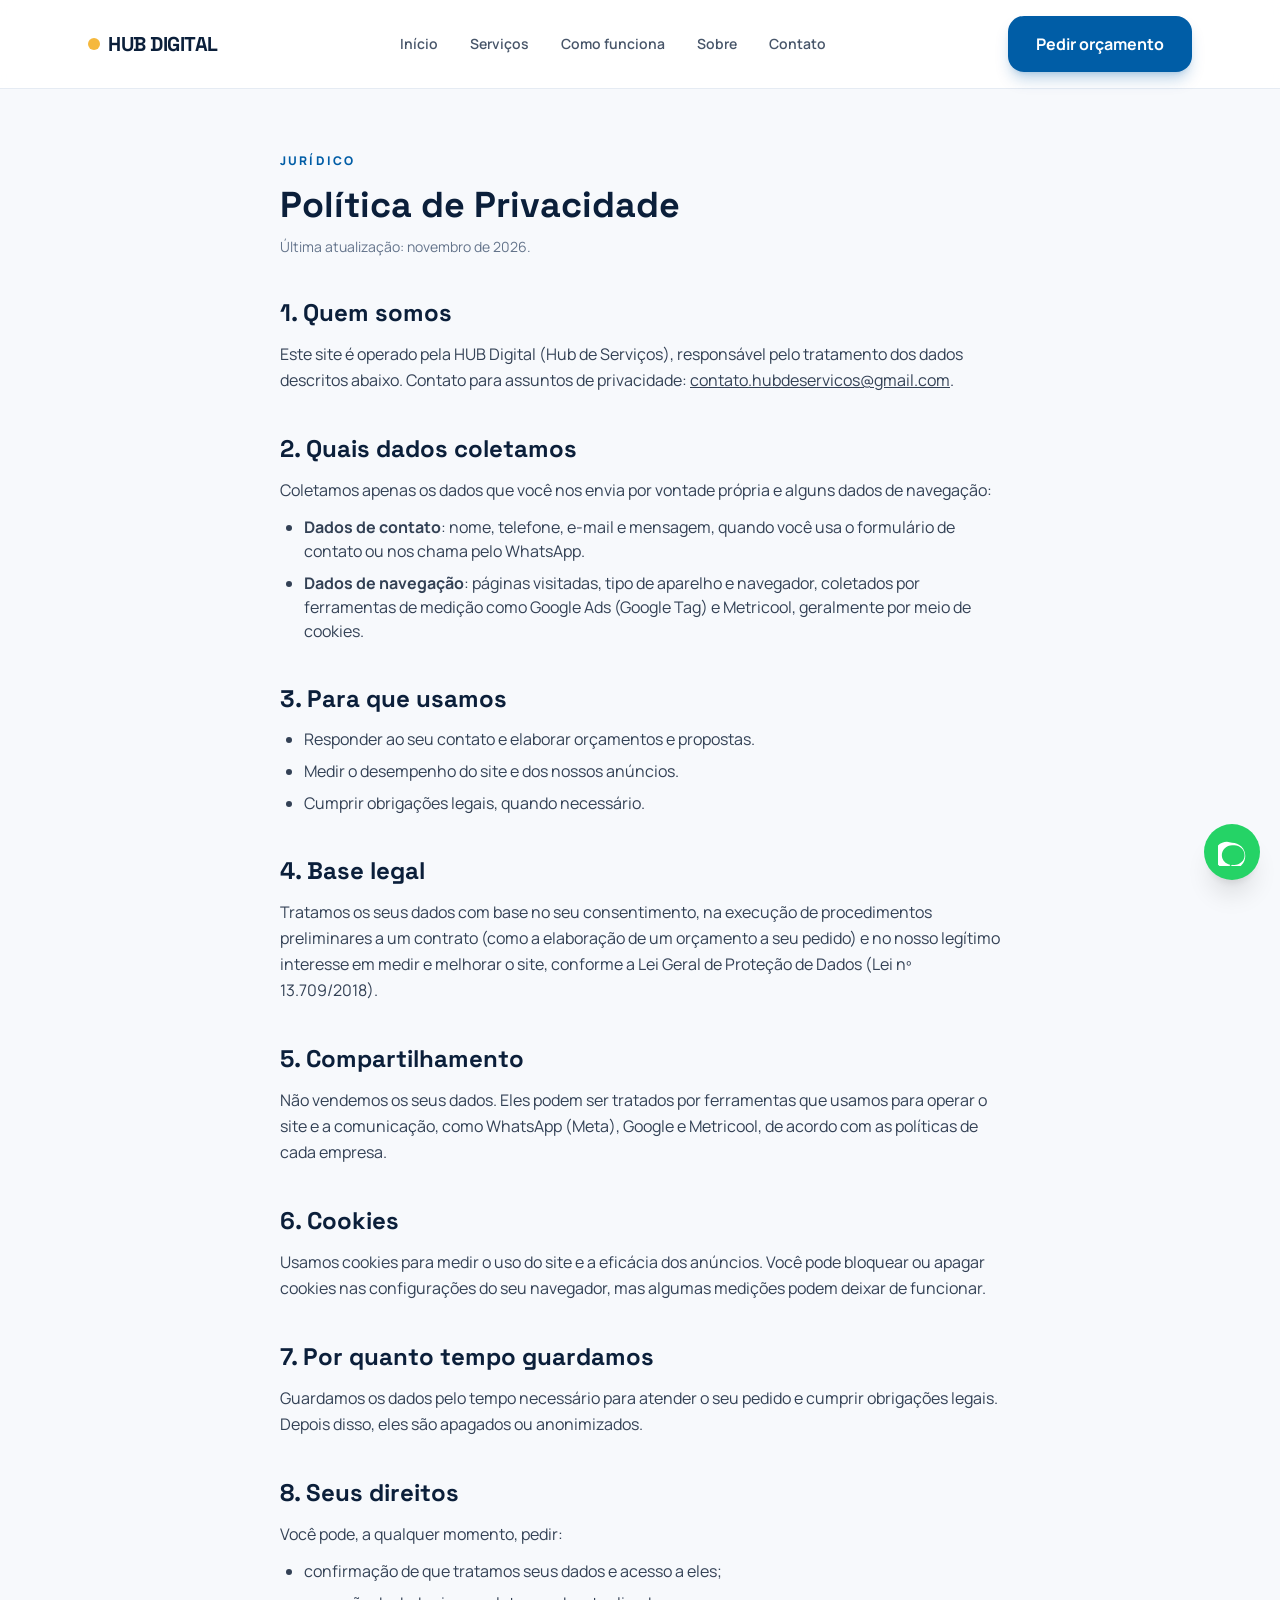
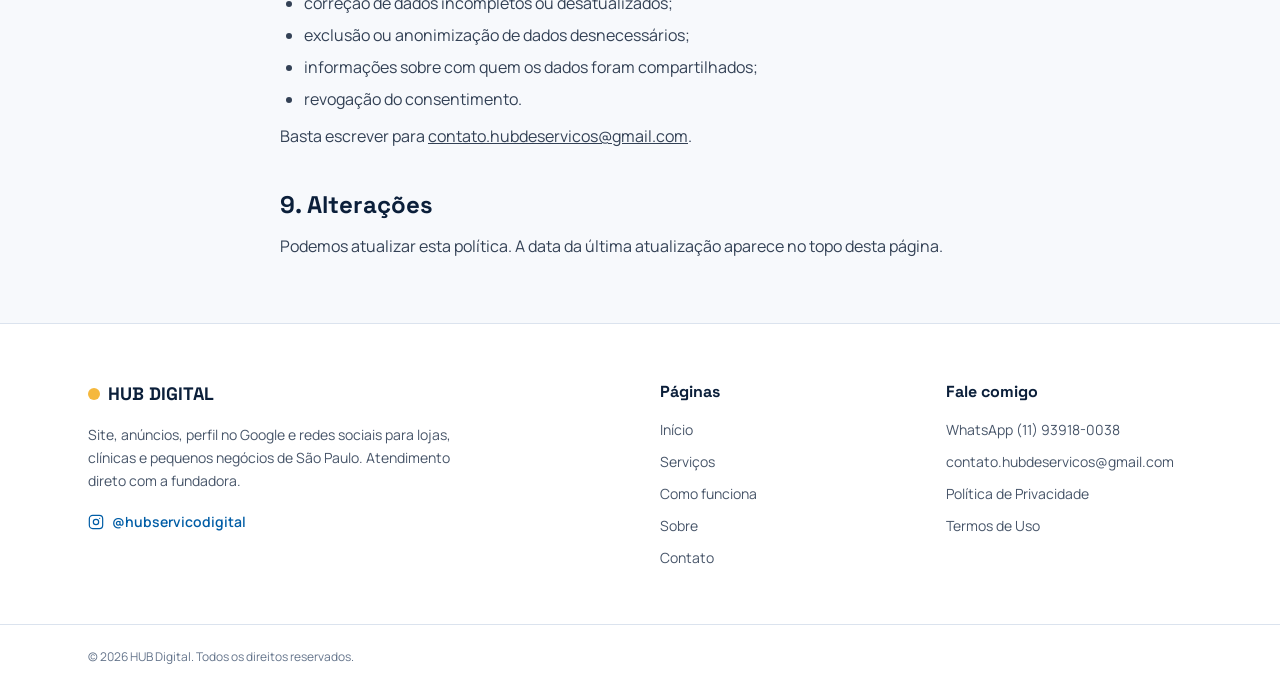
<file: privacidade.html>
<!DOCTYPE html>
<html lang="pt-BR">
<head>
<meta charset="UTF-8">
<meta name="viewport" content="width=device-width, initial-scale=1.0">
<meta name="google-site-verification" content="Nj60n_sOIVMKqlAEULrdJ3BVdM9qgqcO2cnFme-LAiE">
<title>Política de Privacidade | HUB Digital</title>
<meta name="description" content="Como a HUB Digital coleta, usa e protege os seus dados pessoais, em conformidade com a LGPD.">
<link rel="canonical" href="https://www.hubservicodigital.com.br/privacidade.html">
<meta property="og:type" content="website">
<meta property="og:locale" content="pt_BR">
<meta property="og:site_name" content="HUB Digital">
<meta property="og:title" content="Política de Privacidade | HUB Digital">
<meta property="og:description" content="Como a HUB Digital coleta, usa e protege os seus dados pessoais, em conformidade com a LGPD.">
<meta property="og:url" content="https://www.hubservicodigital.com.br/privacidade.html">
<meta property="og:image" content="https://www.hubservicodigital.com.br/assets/og-image.png">
<meta property="og:image:width" content="1200">
<meta property="og:image:height" content="630">
<meta name="twitter:card" content="summary_large_image">
<link rel="icon" href="assets/favicon.svg" type="image/svg+xml">
<link rel="preconnect" href="https://fonts.googleapis.com">
<link rel="preconnect" href="https://fonts.gstatic.com" crossorigin>
<link href="https://fonts.googleapis.com/css2?family=Space+Grotesk:wght@500;700&family=Manrope:wght@400;500;600;700;800&display=swap" rel="stylesheet">
<link rel="stylesheet" href="assets/style.css">

<!-- Google Ads: confirme o ID da tag e da conversão no painel do Google Ads -->
<script async src="https://www.googletagmanager.com/gtag/js?id=AW-18099762359"></script>
<script>
window.dataLayer = window.dataLayer || [];
function gtag(){dataLayer.push(arguments);}
gtag('js', new Date());
gtag('config', 'AW-18099762359');
</script>
  <script async src="https://pagead2.googlesyndication.com/pagead/js/adsbygoogle.js?client=ca-pub-5045971876023801"
     crossorigin="anonymous"></script>
</head>
<body class="bg-cloud font-body text-ink antialiased">
<a href="#conteudo" class="sr-only focus:not-sr-only focus:absolute focus:left-4 focus:top-4 focus:z-[100] focus:rounded-lg focus:bg-white focus:px-4 focus:py-2">Ir para o conteúdo</a>
<header class="sticky top-0 z-50 border-b border-line/70 bg-white/90 backdrop-blur">
  <div class="mx-auto flex max-w-6xl items-center justify-between px-6 py-4">
    <a href="/" class="flex items-center gap-2 font-head text-xl font-bold tracking-tight text-ink" aria-label="HUB Digital, página inicial">
      <span class="inline-block h-3 w-3 rounded-full bg-sun"></span>HUB DIGITAL
    </a>
    <nav class="hidden items-center gap-8 md:flex" aria-label="Principal">
      <a href="/" class="text-sm font-semibold transition-colors text-slate-600 hover:text-primary">Início</a>
      <a href="servicos.html" class="text-sm font-semibold transition-colors text-slate-600 hover:text-primary">Serviços</a>
      <a href="metodo.html" class="text-sm font-semibold transition-colors text-slate-600 hover:text-primary">Como funciona</a>
      <a href="sobre.html" class="text-sm font-semibold transition-colors text-slate-600 hover:text-primary">Sobre</a>
      <a href="contato.html" class="text-sm font-semibold transition-colors text-slate-600 hover:text-primary">Contato</a>
    </nav>
    <div class="flex items-center gap-3">
      <a href="https://api.whatsapp.com/send?phone=5511939180038&text=Ol%C3%A1%21%20Vim%20pelo%20site%20e%20gostaria%20de%20um%20or%C3%A7amento." target="_blank" rel="noopener" data-conv class="btn btn-primary hidden sm:inline-flex">Pedir orçamento</a>
      <button id="menu-btn" type="button" class="flex h-11 w-11 items-center justify-center rounded-xl border border-line md:hidden" aria-label="Abrir menu" aria-expanded="false" aria-controls="mobile-menu">
        <span id="icon-open"><svg class="h-6 w-6" viewBox="0 0 24 24" fill="none" stroke="currentColor" stroke-width="1.8" stroke-linecap="round" stroke-linejoin="round" aria-hidden="true"><path d="M4 6h16M4 12h16M4 18h16"/></svg></span><span id="icon-close" class="hidden"><svg class="h-6 w-6" viewBox="0 0 24 24" fill="none" stroke="currentColor" stroke-width="1.8" stroke-linecap="round" stroke-linejoin="round" aria-hidden="true"><path d="M6 6l12 12M18 6 6 18"/></svg></span>
      </button>
    </div>
  </div>
  <div id="mobile-menu" class="hidden border-t border-line bg-white md:hidden">
    <a href="/" class="block border-b border-line px-6 py-4 font-semibold text-ink">Início</a>
    <a href="servicos.html" class="block border-b border-line px-6 py-4 font-semibold text-ink">Serviços</a>
    <a href="metodo.html" class="block border-b border-line px-6 py-4 font-semibold text-ink">Como funciona</a>
    <a href="sobre.html" class="block border-b border-line px-6 py-4 font-semibold text-ink">Sobre</a>
    <a href="contato.html" class="block border-b border-line px-6 py-4 font-semibold text-ink">Contato</a>
    <a href="https://api.whatsapp.com/send?phone=5511939180038&text=Ol%C3%A1%21%20Vim%20pelo%20site%20e%20gostaria%20de%20um%20or%C3%A7amento." target="_blank" rel="noopener" data-conv class="flex items-center gap-2 px-6 py-4 font-bold text-emerald-700"><svg class="h-5 w-5" viewBox="0 0 24 24" fill="currentColor" aria-hidden="true"><path d="M12.031 6.172c-2.32 0-4.518.892-6.193 2.512-3.418 3.3-3.418 8.666 0 11.967 1.133 1.096 2.525 1.842 4.022 2.152l.245.051.107 1.413 1.821-1.127.185-.114.283.041c.493.072.993.108 1.492.108 2.32 0 4.519-.892 6.194-2.512 3.418-3.3 3.418-8.666 0-11.967-1.675-1.62-3.874-2.512-6.157-2.512zm0-2.172c2.901 0 5.8 1.11 8.016 3.33 4.432 4.43 4.432 11.61 0 16.04-2.216 2.22-5.115 3.33-8.016 3.33-.82 0-1.644-.09-2.453-.27l-4.57 2.827-.271-3.567c-1.896-.51-3.642-1.55-5.066-3.01-4.432-4.43-4.432-11.61 0-16.04 2.216-2.22 5.115-3.33 8.016-3.33z"/></svg> Falar no WhatsApp</a>
  </div>
</header>
<main id="conteudo">

<section class="mx-auto max-w-3xl px-6 py-16">
  <p class="eyebrow">Jurídico</p>
  <h1 class="mt-4 font-head text-4xl font-bold">Política de Privacidade</h1>
  <p class="mt-3 text-sm text-slate-500">Última atualização: novembro de 2026.</p>
  <h2 class="mt-10 font-head text-2xl font-bold">1. Quem somos</h2>
  <p class="mt-3 leading-relaxed text-slate-700">Este site é operado pela HUB Digital (Hub de Serviços), responsável pelo tratamento dos dados descritos abaixo. Contato para assuntos de privacidade: <a class="underline" href="mailto:contato.hubdeservicos@gmail.com">contato.hubdeservicos@gmail.com</a>.</p>
  <h2 class="mt-10 font-head text-2xl font-bold">2. Quais dados coletamos</h2>
  <p class="mt-3 leading-relaxed text-slate-700">Coletamos apenas os dados que você nos envia por vontade própria e alguns dados de navegação:</p>
  <ul class="mt-3 list-disc space-y-2 pl-6 text-slate-700"><li><strong>Dados de contato</strong>: nome, telefone, e-mail e mensagem, quando você usa o formulário de contato ou nos chama pelo WhatsApp.</li><li><strong>Dados de navegação</strong>: páginas visitadas, tipo de aparelho e navegador, coletados por ferramentas de medição como Google Ads (Google Tag) e Metricool, geralmente por meio de cookies.</li></ul>
  <h2 class="mt-10 font-head text-2xl font-bold">3. Para que usamos</h2>
  <ul class="mt-3 list-disc space-y-2 pl-6 text-slate-700"><li>Responder ao seu contato e elaborar orçamentos e propostas.</li><li>Medir o desempenho do site e dos nossos anúncios.</li><li>Cumprir obrigações legais, quando necessário.</li></ul>
  <h2 class="mt-10 font-head text-2xl font-bold">4. Base legal</h2>
  <p class="mt-3 leading-relaxed text-slate-700">Tratamos os seus dados com base no seu consentimento, na execução de procedimentos preliminares a um contrato (como a elaboração de um orçamento a seu pedido) e no nosso legítimo interesse em medir e melhorar o site, conforme a Lei Geral de Proteção de Dados (Lei nº 13.709/2018).</p>
  <h2 class="mt-10 font-head text-2xl font-bold">5. Compartilhamento</h2>
  <p class="mt-3 leading-relaxed text-slate-700">Não vendemos os seus dados. Eles podem ser tratados por ferramentas que usamos para operar o site e a comunicação, como WhatsApp (Meta), Google e Metricool, de acordo com as políticas de cada empresa.</p>
  <h2 class="mt-10 font-head text-2xl font-bold">6. Cookies</h2>
  <p class="mt-3 leading-relaxed text-slate-700">Usamos cookies para medir o uso do site e a eficácia dos anúncios. Você pode bloquear ou apagar cookies nas configurações do seu navegador, mas algumas medições podem deixar de funcionar.</p>
  <h2 class="mt-10 font-head text-2xl font-bold">7. Por quanto tempo guardamos</h2>
  <p class="mt-3 leading-relaxed text-slate-700">Guardamos os dados pelo tempo necessário para atender o seu pedido e cumprir obrigações legais. Depois disso, eles são apagados ou anonimizados.</p>
  <h2 class="mt-10 font-head text-2xl font-bold">8. Seus direitos</h2>
  <p class="mt-3 leading-relaxed text-slate-700">Você pode, a qualquer momento, pedir:</p>
  <ul class="mt-3 list-disc space-y-2 pl-6 text-slate-700"><li>confirmação de que tratamos seus dados e acesso a eles;</li><li>correção de dados incompletos ou desatualizados;</li><li>exclusão ou anonimização de dados desnecessários;</li><li>informações sobre com quem os dados foram compartilhados;</li><li>revogação do consentimento.</li></ul>
  <p class="mt-3 leading-relaxed text-slate-700">Basta escrever para <a class="underline" href="mailto:contato.hubdeservicos@gmail.com">contato.hubdeservicos@gmail.com</a>.</p>
  <h2 class="mt-10 font-head text-2xl font-bold">9. Alterações</h2>
  <p class="mt-3 leading-relaxed text-slate-700">Podemos atualizar esta política. A data da última atualização aparece no topo desta página.</p>
</section>
</main>
<footer class="border-t border-line bg-white">
  <div class="mx-auto grid max-w-6xl gap-10 px-6 py-14 md:grid-cols-4">
    <div class="md:col-span-2">
      <p class="flex items-center gap-2 font-head text-lg font-bold"><span class="inline-block h-3 w-3 rounded-full bg-sun"></span>HUB DIGITAL</p>
      <p class="mt-4 max-w-sm text-sm leading-relaxed text-slate-600">Site, anúncios, perfil no Google e redes sociais para lojas, clínicas e pequenos negócios de São Paulo. Atendimento direto com a fundadora.</p>
      <a href="https://www.instagram.com/hubservicodigital" target="_blank" rel="noopener" class="mt-5 inline-flex items-center gap-2 text-sm font-semibold text-primary hover:underline"><svg class="h-4 w-4" viewBox="0 0 24 24" fill="none" stroke="currentColor" stroke-width="1.8" stroke-linecap="round" stroke-linejoin="round" aria-hidden="true"><rect x="2" y="2" width="20" height="20" rx="5"/><circle cx="12" cy="12" r="4"/><path d="M17.5 6.5h.01"/></svg> @hubservicodigital</a>
    </div>
    <div>
      <p class="font-head font-bold">Páginas</p>
      <ul class="mt-4 space-y-3 text-sm text-slate-600">
        <li><a class="hover:text-primary" href="/">Início</a></li>
        <li><a class="hover:text-primary" href="servicos.html">Serviços</a></li>
        <li><a class="hover:text-primary" href="metodo.html">Como funciona</a></li>
        <li><a class="hover:text-primary" href="sobre.html">Sobre</a></li>
        <li><a class="hover:text-primary" href="contato.html">Contato</a></li>
      </ul>
    </div>
    <div>
      <p class="font-head font-bold">Fale comigo</p>
      <ul class="mt-4 space-y-3 text-sm text-slate-600">
        <li><a class="hover:text-primary" href="https://api.whatsapp.com/send?phone=5511939180038&text=Ol%C3%A1%21%20Vim%20pelo%20site%20e%20gostaria%20de%20conversar." target="_blank" rel="noopener" data-conv>WhatsApp (11) 93918-0038</a></li>
        <li><a class="hover:text-primary" href="mailto:contato.hubdeservicos@gmail.com">contato.hubdeservicos@gmail.com</a></li>
        <li><a class="hover:text-primary" href="privacidade.html">Política de Privacidade</a></li>
        <li><a class="hover:text-primary" href="termos.html">Termos de Uso</a></li>
      </ul>
    </div>
  </div>
  <div class="border-t border-line">
    <p class="mx-auto max-w-6xl px-6 py-6 text-xs text-slate-500">© 2026 HUB Digital. Todos os direitos reservados.</p>
  </div>
</footer>

<a href="https://api.whatsapp.com/send?phone=5511939180038&text=Ol%C3%A1%21%20Vim%20pelo%20site%20e%20gostaria%20de%20conversar." target="_blank" rel="noopener" data-conv aria-label="Falar com a HUB Digital no WhatsApp"
   class="fixed bottom-5 right-5 z-50 flex h-14 w-14 items-center justify-center rounded-full bg-[#25D366] text-white shadow-xl transition-transform hover:scale-110"><svg class="h-7 w-7" viewBox="0 0 24 24" fill="currentColor" aria-hidden="true"><path d="M12.031 6.172c-2.32 0-4.518.892-6.193 2.512-3.418 3.3-3.418 8.666 0 11.967 1.133 1.096 2.525 1.842 4.022 2.152l.245.051.107 1.413 1.821-1.127.185-.114.283.041c.493.072.993.108 1.492.108 2.32 0 4.519-.892 6.194-2.512 3.418-3.3 3.418-8.666 0-11.967-1.675-1.62-3.874-2.512-6.157-2.512zm0-2.172c2.901 0 5.8 1.11 8.016 3.33 4.432 4.43 4.432 11.61 0 16.04-2.216 2.22-5.115 3.33-8.016 3.33-.82 0-1.644-.09-2.453-.27l-4.57 2.827-.271-3.567c-1.896-.51-3.642-1.55-5.066-3.01-4.432-4.43-4.432-11.61 0-16.04 2.216-2.22 5.115-3.33 8.016-3.33z"/></svg></a>

<script>
(function () {
  var btn = document.getElementById('menu-btn');
  var menu = document.getElementById('mobile-menu');
  var iOpen = document.getElementById('icon-open');
  var iClose = document.getElementById('icon-close');
  btn.addEventListener('click', function () {
    var open = menu.classList.toggle('hidden') === false;
    btn.setAttribute('aria-expanded', String(open));
    iOpen.classList.toggle('hidden', open);
    iClose.classList.toggle('hidden', !open);
  });
  // Conversão do Google Ads: qualquer clique em links marcados com data-conv
  document.addEventListener('click', function (e) {
    var a = e.target.closest ? e.target.closest('a[data-conv]') : null;
    if (!a || typeof gtag !== 'function') return;
    gtag('event', 'conversion', {'send_to': 'AW-18099762359/L_JECM3AkZ4cELfp0bZD', 'value': 1.0, 'currency': 'BRL'});
  });
})();
</script>
<script>function loadScript(a){var b=document.getElementsByTagName("head")[0],c=document.createElement("script");c.type="text/javascript",c.src="https://tracker.metricool.com/resources/be.js",c.onreadystatechange=a,c.onload=a,b.appendChild(c)}loadScript(function(){beTracker.t({hash:"65307f09b52f5c1cff685b4f218c23cd"})});</script>
</body>
</html>
</file>
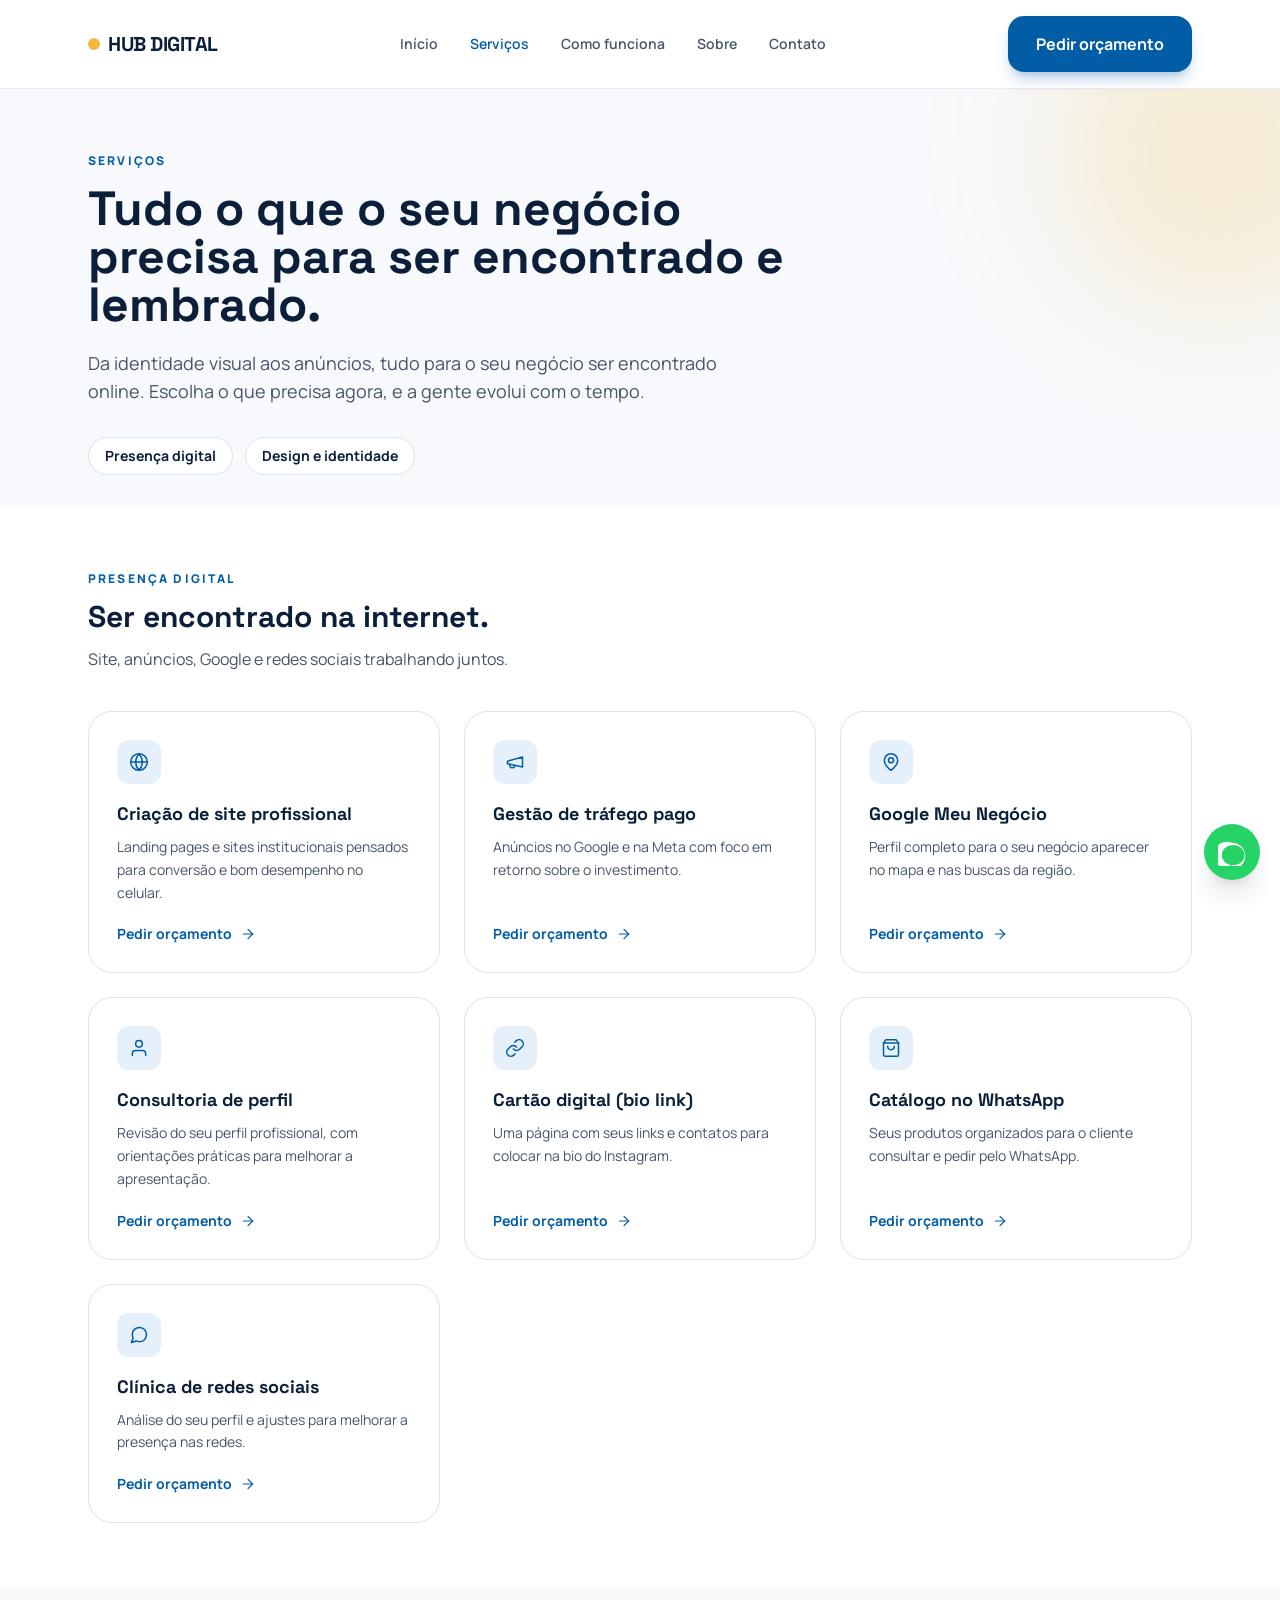
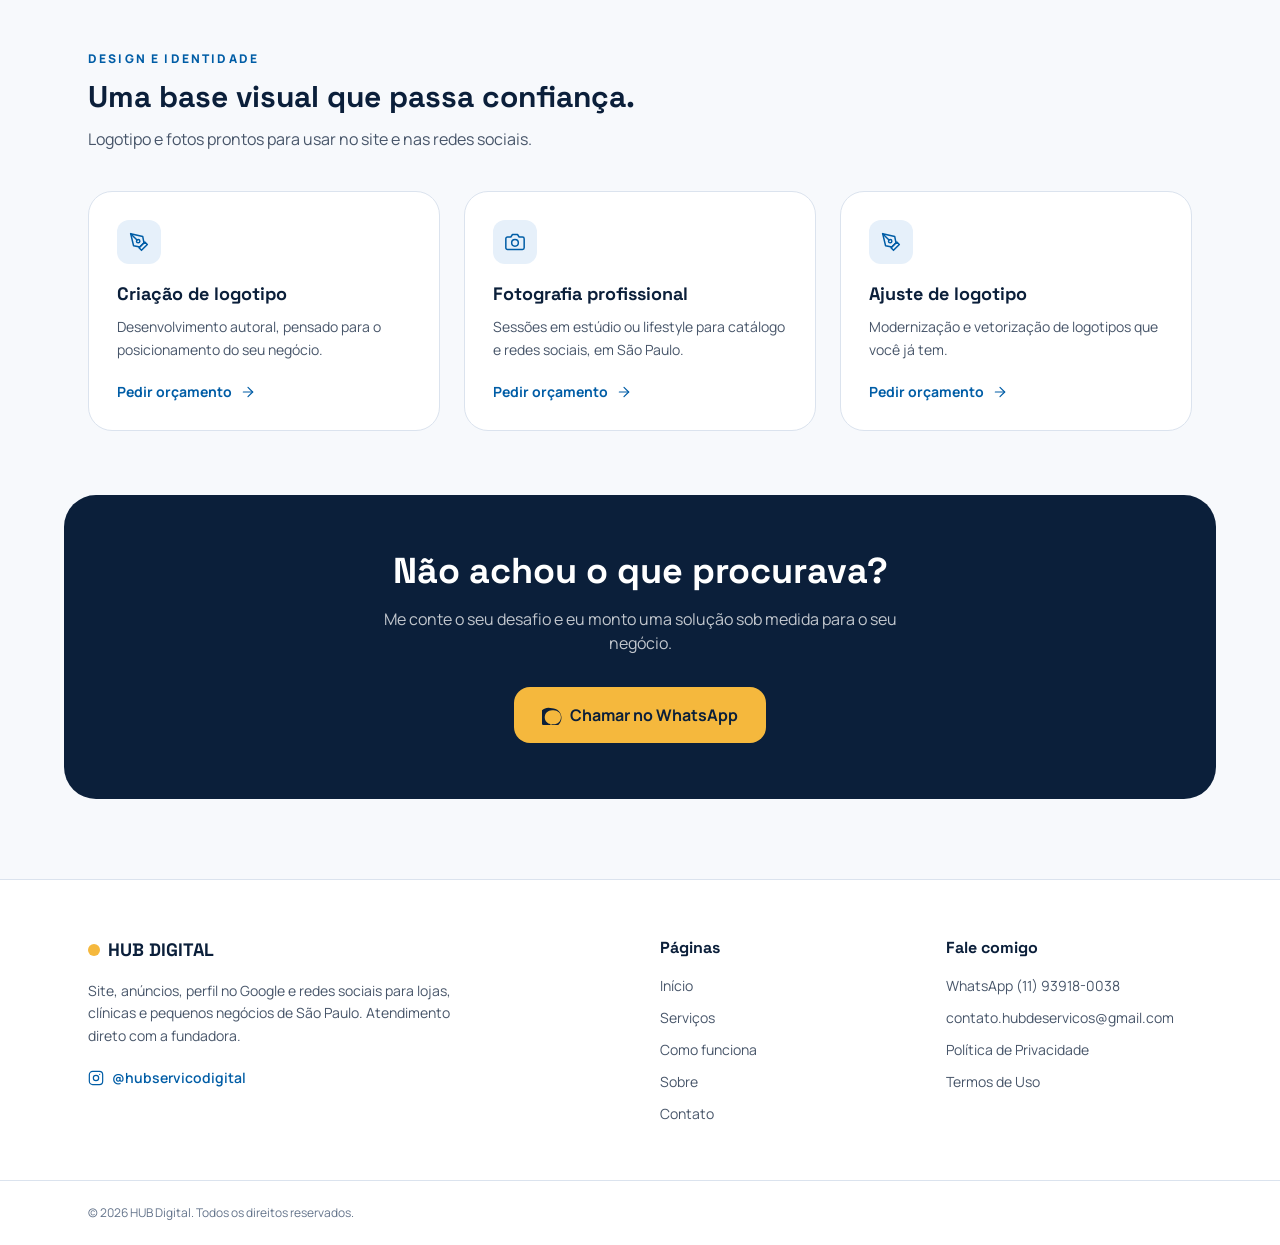
<file: servicos.html>
<!DOCTYPE html>
<html lang="pt-BR">
<head>
<meta charset="UTF-8">
<meta name="viewport" content="width=device-width, initial-scale=1.0">
<meta name="google-site-verification" content="Nj60n_sOIVMKqlAEULrdJ3BVdM9qgqcO2cnFme-LAiE">
<title>Serviços | HUB Digital</title>
<meta name="description" content="Criação de site, anúncios no Google e Meta, Google Meu Negócio, logotipo e fotografia para o comércio local de São Paulo.">
<link rel="canonical" href="https://www.hubservicodigital.com.br/servicos.html">
<meta property="og:type" content="website">
<meta property="og:locale" content="pt_BR">
<meta property="og:site_name" content="HUB Digital">
<meta property="og:title" content="Serviços | HUB Digital">
<meta property="og:description" content="Criação de site, anúncios no Google e Meta, Google Meu Negócio, logotipo e fotografia para o comércio local de São Paulo.">
<meta property="og:url" content="https://www.hubservicodigital.com.br/servicos.html">
<meta property="og:image" content="https://www.hubservicodigital.com.br/assets/og-image.png">
<meta property="og:image:width" content="1200">
<meta property="og:image:height" content="630">
<meta name="twitter:card" content="summary_large_image">
<link rel="icon" href="assets/favicon.svg" type="image/svg+xml">
<link rel="preconnect" href="https://fonts.googleapis.com">
<link rel="preconnect" href="https://fonts.gstatic.com" crossorigin>
<link href="https://fonts.googleapis.com/css2?family=Space+Grotesk:wght@500;700&family=Manrope:wght@400;500;600;700;800&display=swap" rel="stylesheet">
<link rel="stylesheet" href="assets/style.css">

<!-- Google Ads: confirme o ID da tag e da conversão no painel do Google Ads -->
<script async src="https://www.googletagmanager.com/gtag/js?id=AW-18099762359"></script>
<script>
window.dataLayer = window.dataLayer || [];
function gtag(){dataLayer.push(arguments);}
gtag('js', new Date());
gtag('config', 'AW-18099762359');
</script>
  <script async src="https://pagead2.googlesyndication.com/pagead/js/adsbygoogle.js?client=ca-pub-5045971876023801"
     crossorigin="anonymous"></script>
</head>
<body class="bg-cloud font-body text-ink antialiased">
<a href="#conteudo" class="sr-only focus:not-sr-only focus:absolute focus:left-4 focus:top-4 focus:z-[100] focus:rounded-lg focus:bg-white focus:px-4 focus:py-2">Ir para o conteúdo</a>
<header class="sticky top-0 z-50 border-b border-line/70 bg-white/90 backdrop-blur">
  <div class="mx-auto flex max-w-6xl items-center justify-between px-6 py-4">
    <a href="/" class="flex items-center gap-2 font-head text-xl font-bold tracking-tight text-ink" aria-label="HUB Digital, página inicial">
      <span class="inline-block h-3 w-3 rounded-full bg-sun"></span>HUB DIGITAL
    </a>
    <nav class="hidden items-center gap-8 md:flex" aria-label="Principal">
      <a href="/" class="text-sm font-semibold transition-colors text-slate-600 hover:text-primary">Início</a>
      <a href="servicos.html" class="text-sm font-semibold transition-colors text-primary">Serviços</a>
      <a href="metodo.html" class="text-sm font-semibold transition-colors text-slate-600 hover:text-primary">Como funciona</a>
      <a href="sobre.html" class="text-sm font-semibold transition-colors text-slate-600 hover:text-primary">Sobre</a>
      <a href="contato.html" class="text-sm font-semibold transition-colors text-slate-600 hover:text-primary">Contato</a>
    </nav>
    <div class="flex items-center gap-3">
      <a href="https://api.whatsapp.com/send?phone=5511939180038&text=Ol%C3%A1%21%20Vim%20pelo%20site%20e%20gostaria%20de%20um%20or%C3%A7amento." target="_blank" rel="noopener" data-conv class="btn btn-primary hidden sm:inline-flex">Pedir orçamento</a>
      <button id="menu-btn" type="button" class="flex h-11 w-11 items-center justify-center rounded-xl border border-line md:hidden" aria-label="Abrir menu" aria-expanded="false" aria-controls="mobile-menu">
        <span id="icon-open"><svg class="h-6 w-6" viewBox="0 0 24 24" fill="none" stroke="currentColor" stroke-width="1.8" stroke-linecap="round" stroke-linejoin="round" aria-hidden="true"><path d="M4 6h16M4 12h16M4 18h16"/></svg></span><span id="icon-close" class="hidden"><svg class="h-6 w-6" viewBox="0 0 24 24" fill="none" stroke="currentColor" stroke-width="1.8" stroke-linecap="round" stroke-linejoin="round" aria-hidden="true"><path d="M6 6l12 12M18 6 6 18"/></svg></span>
      </button>
    </div>
  </div>
  <div id="mobile-menu" class="hidden border-t border-line bg-white md:hidden">
    <a href="/" class="block border-b border-line px-6 py-4 font-semibold text-ink">Início</a>
    <a href="servicos.html" class="block border-b border-line px-6 py-4 font-semibold text-ink">Serviços</a>
    <a href="metodo.html" class="block border-b border-line px-6 py-4 font-semibold text-ink">Como funciona</a>
    <a href="sobre.html" class="block border-b border-line px-6 py-4 font-semibold text-ink">Sobre</a>
    <a href="contato.html" class="block border-b border-line px-6 py-4 font-semibold text-ink">Contato</a>
    <a href="https://api.whatsapp.com/send?phone=5511939180038&text=Ol%C3%A1%21%20Vim%20pelo%20site%20e%20gostaria%20de%20um%20or%C3%A7amento." target="_blank" rel="noopener" data-conv class="flex items-center gap-2 px-6 py-4 font-bold text-emerald-700"><svg class="h-5 w-5" viewBox="0 0 24 24" fill="currentColor" aria-hidden="true"><path d="M12.031 6.172c-2.32 0-4.518.892-6.193 2.512-3.418 3.3-3.418 8.666 0 11.967 1.133 1.096 2.525 1.842 4.022 2.152l.245.051.107 1.413 1.821-1.127.185-.114.283.041c.493.072.993.108 1.492.108 2.32 0 4.519-.892 6.194-2.512 3.418-3.3 3.418-8.666 0-11.967-1.675-1.62-3.874-2.512-6.157-2.512zm0-2.172c2.901 0 5.8 1.11 8.016 3.33 4.432 4.43 4.432 11.61 0 16.04-2.216 2.22-5.115 3.33-8.016 3.33-.82 0-1.644-.09-2.453-.27l-4.57 2.827-.271-3.567c-1.896-.51-3.642-1.55-5.066-3.01-4.432-4.43-4.432-11.61 0-16.04 2.216-2.22 5.115-3.33 8.016-3.33z"/></svg> Falar no WhatsApp</a>
  </div>
</header>
<main id="conteudo">

<section class="relative overflow-hidden">
  <div class="pointer-events-none absolute -right-24 -top-24 h-80 w-80 rounded-full bg-sun/20 blur-3xl"></div>
  <div class="relative mx-auto max-w-6xl px-6 pb-8 pt-16">
    <p class="eyebrow">Serviços</p>
    <h1 class="mt-4 max-w-3xl font-head text-4xl font-bold leading-tight md:text-5xl">Tudo o que o seu negócio precisa para ser encontrado e lembrado.</h1>
    <p class="mt-5 max-w-2xl text-lg text-slate-600">Da identidade visual aos anúncios, tudo para o seu negócio ser encontrado online. Escolha o que precisa agora, e a gente evolui com o tempo.</p>
    <nav class="mt-8 flex flex-wrap gap-3 text-sm font-bold" aria-label="Categorias de serviços">
      <a class="rounded-full border border-line bg-white px-4 py-2 hover:border-primary hover:text-primary" href="#web">Presença digital</a>
      <a class="rounded-full border border-line bg-white px-4 py-2 hover:border-primary hover:text-primary" href="#design">Design e identidade</a>
    </nav>
  </div>
</section>
<section id="presenca" class="bg-white scroll-mt-20 py-16">
  <div class="mx-auto max-w-6xl px-6">
    <p class="eyebrow">Presença digital</p>
    <h2 class="mt-3 font-head text-3xl font-bold">Ser encontrado na internet.</h2>
    <p class="mt-3 max-w-2xl text-slate-600">Site, anúncios, Google e redes sociais trabalhando juntos.</p>
    <div class="mt-10 grid gap-6 sm:grid-cols-2 lg:grid-cols-3">
      <article id="web" class="card flex scroll-mt-28 flex-col">
        <span class="flex h-11 w-11 items-center justify-center rounded-xl bg-mist text-primary"><svg class="h-5 w-5" viewBox="0 0 24 24" fill="none" stroke="currentColor" stroke-width="1.8" stroke-linecap="round" stroke-linejoin="round" aria-hidden="true"><circle cx="12" cy="12" r="10"/><path d="M2 12h20"/><path d="M12 2a15.3 15.3 0 0 1 4 10 15.3 15.3 0 0 1-4 10 15.3 15.3 0 0 1-4-10 15.3 15.3 0 0 1 4-10z"/></svg></span>
        <h3 class="mt-4 font-head text-lg font-bold">Criação de site profissional</h3>
        <p class="mt-2 flex-1 text-sm leading-relaxed text-slate-600">Landing pages e sites institucionais pensados para conversão e bom desempenho no celular.</p>
        <a href="https://api.whatsapp.com/send?phone=5511939180038&text=Ol%C3%A1%21%20Vim%20pelo%20site%20e%20quero%20um%20or%C3%A7amento%20de%3A%20Cria%C3%A7%C3%A3o%20de%20site%20profissional." target="_blank" rel="noopener" data-conv class="mt-5 inline-flex items-center gap-2 text-sm font-bold text-primary hover:underline">Pedir orçamento <svg class="h-4 w-4" viewBox="0 0 24 24" fill="none" stroke="currentColor" stroke-width="1.8" stroke-linecap="round" stroke-linejoin="round" aria-hidden="true"><path d="M5 12h14"/><path d="m12 5 7 7-7 7"/></svg></a>
      </article>
      <article id="trafego" class="card flex scroll-mt-28 flex-col">
        <span class="flex h-11 w-11 items-center justify-center rounded-xl bg-mist text-primary"><svg class="h-5 w-5" viewBox="0 0 24 24" fill="none" stroke="currentColor" stroke-width="1.8" stroke-linecap="round" stroke-linejoin="round" aria-hidden="true"><path d="m3 11 18-5v12L3 14v-3z"/><path d="M11.6 16.8a3 3 0 1 1-5.8-1.6"/></svg></span>
        <h3 class="mt-4 font-head text-lg font-bold">Gestão de tráfego pago</h3>
        <p class="mt-2 flex-1 text-sm leading-relaxed text-slate-600">Anúncios no Google e na Meta com foco em retorno sobre o investimento.</p>
        <a href="https://api.whatsapp.com/send?phone=5511939180038&text=Ol%C3%A1%21%20Vim%20pelo%20site%20e%20quero%20um%20or%C3%A7amento%20de%3A%20Gest%C3%A3o%20de%20tr%C3%A1fego%20pago." target="_blank" rel="noopener" data-conv class="mt-5 inline-flex items-center gap-2 text-sm font-bold text-primary hover:underline">Pedir orçamento <svg class="h-4 w-4" viewBox="0 0 24 24" fill="none" stroke="currentColor" stroke-width="1.8" stroke-linecap="round" stroke-linejoin="round" aria-hidden="true"><path d="M5 12h14"/><path d="m12 5 7 7-7 7"/></svg></a>
      </article>
      <article class="card flex scroll-mt-28 flex-col">
        <span class="flex h-11 w-11 items-center justify-center rounded-xl bg-mist text-primary"><svg class="h-5 w-5" viewBox="0 0 24 24" fill="none" stroke="currentColor" stroke-width="1.8" stroke-linecap="round" stroke-linejoin="round" aria-hidden="true"><path d="M20 10c0 6-8 12-8 12s-8-6-8-12a8 8 0 0 1 16 0Z"/><circle cx="12" cy="10" r="3"/></svg></span>
        <h3 class="mt-4 font-head text-lg font-bold">Google Meu Negócio</h3>
        <p class="mt-2 flex-1 text-sm leading-relaxed text-slate-600">Perfil completo para o seu negócio aparecer no mapa e nas buscas da região.</p>
        <a href="https://api.whatsapp.com/send?phone=5511939180038&text=Ol%C3%A1%21%20Vim%20pelo%20site%20e%20quero%20um%20or%C3%A7amento%20de%3A%20Google%20Meu%20Neg%C3%B3cio." target="_blank" rel="noopener" data-conv class="mt-5 inline-flex items-center gap-2 text-sm font-bold text-primary hover:underline">Pedir orçamento <svg class="h-4 w-4" viewBox="0 0 24 24" fill="none" stroke="currentColor" stroke-width="1.8" stroke-linecap="round" stroke-linejoin="round" aria-hidden="true"><path d="M5 12h14"/><path d="m12 5 7 7-7 7"/></svg></a>
      </article>
      <article class="card flex scroll-mt-28 flex-col">
        <span class="flex h-11 w-11 items-center justify-center rounded-xl bg-mist text-primary"><svg class="h-5 w-5" viewBox="0 0 24 24" fill="none" stroke="currentColor" stroke-width="1.8" stroke-linecap="round" stroke-linejoin="round" aria-hidden="true"><path d="M20 21v-2a4 4 0 0 0-4-4H8a4 4 0 0 0-4 4v2"/><circle cx="12" cy="7" r="4"/></svg></span>
        <h3 class="mt-4 font-head text-lg font-bold">Consultoria de perfil</h3>
        <p class="mt-2 flex-1 text-sm leading-relaxed text-slate-600">Revisão do seu perfil profissional, com orientações práticas para melhorar a apresentação.</p>
        <a href="https://api.whatsapp.com/send?phone=5511939180038&text=Ol%C3%A1%21%20Vim%20pelo%20site%20e%20quero%20um%20or%C3%A7amento%20de%3A%20Consultoria%20de%20perfil." target="_blank" rel="noopener" data-conv class="mt-5 inline-flex items-center gap-2 text-sm font-bold text-primary hover:underline">Pedir orçamento <svg class="h-4 w-4" viewBox="0 0 24 24" fill="none" stroke="currentColor" stroke-width="1.8" stroke-linecap="round" stroke-linejoin="round" aria-hidden="true"><path d="M5 12h14"/><path d="m12 5 7 7-7 7"/></svg></a>
      </article>
      <article class="card flex scroll-mt-28 flex-col">
        <span class="flex h-11 w-11 items-center justify-center rounded-xl bg-mist text-primary"><svg class="h-5 w-5" viewBox="0 0 24 24" fill="none" stroke="currentColor" stroke-width="1.8" stroke-linecap="round" stroke-linejoin="round" aria-hidden="true"><path d="M10 13a5 5 0 0 0 7.54.54l3-3a5 5 0 0 0-7.07-7.07l-1.72 1.71"/><path d="M14 11a5 5 0 0 0-7.54-.54l-3 3a5 5 0 0 0 7.07 7.07l1.71-1.71"/></svg></span>
        <h3 class="mt-4 font-head text-lg font-bold">Cartão digital (bio link)</h3>
        <p class="mt-2 flex-1 text-sm leading-relaxed text-slate-600">Uma página com seus links e contatos para colocar na bio do Instagram.</p>
        <a href="https://api.whatsapp.com/send?phone=5511939180038&text=Ol%C3%A1%21%20Vim%20pelo%20site%20e%20quero%20um%20or%C3%A7amento%20de%3A%20Cart%C3%A3o%20digital%20%28bio%20link%29." target="_blank" rel="noopener" data-conv class="mt-5 inline-flex items-center gap-2 text-sm font-bold text-primary hover:underline">Pedir orçamento <svg class="h-4 w-4" viewBox="0 0 24 24" fill="none" stroke="currentColor" stroke-width="1.8" stroke-linecap="round" stroke-linejoin="round" aria-hidden="true"><path d="M5 12h14"/><path d="m12 5 7 7-7 7"/></svg></a>
      </article>
      <article class="card flex scroll-mt-28 flex-col">
        <span class="flex h-11 w-11 items-center justify-center rounded-xl bg-mist text-primary"><svg class="h-5 w-5" viewBox="0 0 24 24" fill="none" stroke="currentColor" stroke-width="1.8" stroke-linecap="round" stroke-linejoin="round" aria-hidden="true"><path d="M6 2 3 6v14a2 2 0 0 0 2 2h14a2 2 0 0 0 2-2V6l-3-4z"/><path d="M3 6h18"/><path d="M16 10a4 4 0 0 1-8 0"/></svg></span>
        <h3 class="mt-4 font-head text-lg font-bold">Catálogo no WhatsApp</h3>
        <p class="mt-2 flex-1 text-sm leading-relaxed text-slate-600">Seus produtos organizados para o cliente consultar e pedir pelo WhatsApp.</p>
        <a href="https://api.whatsapp.com/send?phone=5511939180038&text=Ol%C3%A1%21%20Vim%20pelo%20site%20e%20quero%20um%20or%C3%A7amento%20de%3A%20Cat%C3%A1logo%20no%20WhatsApp." target="_blank" rel="noopener" data-conv class="mt-5 inline-flex items-center gap-2 text-sm font-bold text-primary hover:underline">Pedir orçamento <svg class="h-4 w-4" viewBox="0 0 24 24" fill="none" stroke="currentColor" stroke-width="1.8" stroke-linecap="round" stroke-linejoin="round" aria-hidden="true"><path d="M5 12h14"/><path d="m12 5 7 7-7 7"/></svg></a>
      </article>
      <article id="social" class="card flex scroll-mt-28 flex-col">
        <span class="flex h-11 w-11 items-center justify-center rounded-xl bg-mist text-primary"><svg class="h-5 w-5" viewBox="0 0 24 24" fill="none" stroke="currentColor" stroke-width="1.8" stroke-linecap="round" stroke-linejoin="round" aria-hidden="true"><path d="M21 11.5a8.38 8.38 0 0 1-.9 3.8 8.5 8.5 0 0 1-7.6 4.7 8.38 8.38 0 0 1-3.8-.9L3 21l1.9-5.7a8.38 8.38 0 0 1-.9-3.8 8.5 8.5 0 0 1 4.7-7.6 8.38 8.38 0 0 1 3.8-.9h.5a8.48 8.48 0 0 1 8 8v.5z"/></svg></span>
        <h3 class="mt-4 font-head text-lg font-bold">Clínica de redes sociais</h3>
        <p class="mt-2 flex-1 text-sm leading-relaxed text-slate-600">Análise do seu perfil e ajustes para melhorar a presença nas redes.</p>
        <a href="https://api.whatsapp.com/send?phone=5511939180038&text=Ol%C3%A1%21%20Vim%20pelo%20site%20e%20quero%20um%20or%C3%A7amento%20de%3A%20Cl%C3%ADnica%20de%20redes%20sociais." target="_blank" rel="noopener" data-conv class="mt-5 inline-flex items-center gap-2 text-sm font-bold text-primary hover:underline">Pedir orçamento <svg class="h-4 w-4" viewBox="0 0 24 24" fill="none" stroke="currentColor" stroke-width="1.8" stroke-linecap="round" stroke-linejoin="round" aria-hidden="true"><path d="M5 12h14"/><path d="m12 5 7 7-7 7"/></svg></a>
      </article>
    </div>
  </div>
</section>

<section id="design" class=" scroll-mt-20 py-16">
  <div class="mx-auto max-w-6xl px-6">
    <p class="eyebrow">Design e identidade</p>
    <h2 class="mt-3 font-head text-3xl font-bold">Uma base visual que passa confiança.</h2>
    <p class="mt-3 max-w-2xl text-slate-600">Logotipo e fotos prontos para usar no site e nas redes sociais.</p>
    <div class="mt-10 grid gap-6 sm:grid-cols-2 lg:grid-cols-3">
      <article class="card flex scroll-mt-28 flex-col">
        <span class="flex h-11 w-11 items-center justify-center rounded-xl bg-mist text-primary"><svg class="h-5 w-5" viewBox="0 0 24 24" fill="none" stroke="currentColor" stroke-width="1.8" stroke-linecap="round" stroke-linejoin="round" aria-hidden="true"><path d="m12 19 7-7 3 3-7 7-3-3z"/><path d="m18 13-1.5-7.5L2 2l3.5 14.5L13 18l5-5z"/><path d="m2 2 7.6 7.6"/><circle cx="11" cy="11" r="2"/></svg></span>
        <h3 class="mt-4 font-head text-lg font-bold">Criação de logotipo</h3>
        <p class="mt-2 flex-1 text-sm leading-relaxed text-slate-600">Desenvolvimento autoral, pensado para o posicionamento do seu negócio.</p>
        <a href="https://api.whatsapp.com/send?phone=5511939180038&text=Ol%C3%A1%21%20Vim%20pelo%20site%20e%20quero%20um%20or%C3%A7amento%20de%3A%20Cria%C3%A7%C3%A3o%20de%20logotipo." target="_blank" rel="noopener" data-conv class="mt-5 inline-flex items-center gap-2 text-sm font-bold text-primary hover:underline">Pedir orçamento <svg class="h-4 w-4" viewBox="0 0 24 24" fill="none" stroke="currentColor" stroke-width="1.8" stroke-linecap="round" stroke-linejoin="round" aria-hidden="true"><path d="M5 12h14"/><path d="m12 5 7 7-7 7"/></svg></a>
      </article>
      <article class="card flex scroll-mt-28 flex-col">
        <span class="flex h-11 w-11 items-center justify-center rounded-xl bg-mist text-primary"><svg class="h-5 w-5" viewBox="0 0 24 24" fill="none" stroke="currentColor" stroke-width="1.8" stroke-linecap="round" stroke-linejoin="round" aria-hidden="true"><path d="M23 19a2 2 0 0 1-2 2H3a2 2 0 0 1-2-2V8a2 2 0 0 1 2-2h4l2-3h6l2 3h4a2 2 0 0 1 2 2z"/><circle cx="12" cy="13" r="4"/></svg></span>
        <h3 class="mt-4 font-head text-lg font-bold">Fotografia profissional</h3>
        <p class="mt-2 flex-1 text-sm leading-relaxed text-slate-600">Sessões em estúdio ou lifestyle para catálogo e redes sociais, em São Paulo.</p>
        <a href="https://api.whatsapp.com/send?phone=5511939180038&text=Ol%C3%A1%21%20Vim%20pelo%20site%20e%20quero%20um%20or%C3%A7amento%20de%3A%20Fotografia%20profissional." target="_blank" rel="noopener" data-conv class="mt-5 inline-flex items-center gap-2 text-sm font-bold text-primary hover:underline">Pedir orçamento <svg class="h-4 w-4" viewBox="0 0 24 24" fill="none" stroke="currentColor" stroke-width="1.8" stroke-linecap="round" stroke-linejoin="round" aria-hidden="true"><path d="M5 12h14"/><path d="m12 5 7 7-7 7"/></svg></a>
      </article>
      <article class="card flex scroll-mt-28 flex-col">
        <span class="flex h-11 w-11 items-center justify-center rounded-xl bg-mist text-primary"><svg class="h-5 w-5" viewBox="0 0 24 24" fill="none" stroke="currentColor" stroke-width="1.8" stroke-linecap="round" stroke-linejoin="round" aria-hidden="true"><path d="m12 19 7-7 3 3-7 7-3-3z"/><path d="m18 13-1.5-7.5L2 2l3.5 14.5L13 18l5-5z"/><path d="m2 2 7.6 7.6"/><circle cx="11" cy="11" r="2"/></svg></span>
        <h3 class="mt-4 font-head text-lg font-bold">Ajuste de logotipo</h3>
        <p class="mt-2 flex-1 text-sm leading-relaxed text-slate-600">Modernização e vetorização de logotipos que você já tem.</p>
        <a href="https://api.whatsapp.com/send?phone=5511939180038&text=Ol%C3%A1%21%20Vim%20pelo%20site%20e%20quero%20um%20or%C3%A7amento%20de%3A%20Ajuste%20de%20logotipo." target="_blank" rel="noopener" data-conv class="mt-5 inline-flex items-center gap-2 text-sm font-bold text-primary hover:underline">Pedir orçamento <svg class="h-4 w-4" viewBox="0 0 24 24" fill="none" stroke="currentColor" stroke-width="1.8" stroke-linecap="round" stroke-linejoin="round" aria-hidden="true"><path d="M5 12h14"/><path d="m12 5 7 7-7 7"/></svg></a>
      </article>
    </div>
  </div>
</section>


<section class="px-6 pb-20">
  <div class="mx-auto max-w-6xl overflow-hidden rounded-[2rem] bg-ink px-8 py-14 text-center text-white md:px-16">
    <h2 class="font-head text-3xl font-bold md:text-4xl">Não achou o que procurava?</h2>
    <p class="mx-auto mt-4 max-w-xl text-white/75">Me conte o seu desafio e eu monto uma solução sob medida para o seu negócio.</p>
    <a href="https://api.whatsapp.com/send?phone=5511939180038&text=Ol%C3%A1%21%20Vim%20pelo%20site%20e%20gostaria%20de%20conversar%20sobre%20uma%20solu%C3%A7%C3%A3o%20personalizada." target="_blank" rel="noopener" data-conv class="btn btn-sun mt-8 inline-flex"><svg class="h-5 w-5" viewBox="0 0 24 24" fill="currentColor" aria-hidden="true"><path d="M12.031 6.172c-2.32 0-4.518.892-6.193 2.512-3.418 3.3-3.418 8.666 0 11.967 1.133 1.096 2.525 1.842 4.022 2.152l.245.051.107 1.413 1.821-1.127.185-.114.283.041c.493.072.993.108 1.492.108 2.32 0 4.519-.892 6.194-2.512 3.418-3.3 3.418-8.666 0-11.967-1.675-1.62-3.874-2.512-6.157-2.512zm0-2.172c2.901 0 5.8 1.11 8.016 3.33 4.432 4.43 4.432 11.61 0 16.04-2.216 2.22-5.115 3.33-8.016 3.33-.82 0-1.644-.09-2.453-.27l-4.57 2.827-.271-3.567c-1.896-.51-3.642-1.55-5.066-3.01-4.432-4.43-4.432-11.61 0-16.04 2.216-2.22 5.115-3.33 8.016-3.33z"/></svg> Chamar no WhatsApp</a>
  </div>
</section>

</main>
<footer class="border-t border-line bg-white">
  <div class="mx-auto grid max-w-6xl gap-10 px-6 py-14 md:grid-cols-4">
    <div class="md:col-span-2">
      <p class="flex items-center gap-2 font-head text-lg font-bold"><span class="inline-block h-3 w-3 rounded-full bg-sun"></span>HUB DIGITAL</p>
      <p class="mt-4 max-w-sm text-sm leading-relaxed text-slate-600">Site, anúncios, perfil no Google e redes sociais para lojas, clínicas e pequenos negócios de São Paulo. Atendimento direto com a fundadora.</p>
      <a href="https://www.instagram.com/hubservicodigital" target="_blank" rel="noopener" class="mt-5 inline-flex items-center gap-2 text-sm font-semibold text-primary hover:underline"><svg class="h-4 w-4" viewBox="0 0 24 24" fill="none" stroke="currentColor" stroke-width="1.8" stroke-linecap="round" stroke-linejoin="round" aria-hidden="true"><rect x="2" y="2" width="20" height="20" rx="5"/><circle cx="12" cy="12" r="4"/><path d="M17.5 6.5h.01"/></svg> @hubservicodigital</a>
    </div>
    <div>
      <p class="font-head font-bold">Páginas</p>
      <ul class="mt-4 space-y-3 text-sm text-slate-600">
        <li><a class="hover:text-primary" href="/">Início</a></li>
        <li><a class="hover:text-primary" href="servicos.html">Serviços</a></li>
        <li><a class="hover:text-primary" href="metodo.html">Como funciona</a></li>
        <li><a class="hover:text-primary" href="sobre.html">Sobre</a></li>
        <li><a class="hover:text-primary" href="contato.html">Contato</a></li>
      </ul>
    </div>
    <div>
      <p class="font-head font-bold">Fale comigo</p>
      <ul class="mt-4 space-y-3 text-sm text-slate-600">
        <li><a class="hover:text-primary" href="https://api.whatsapp.com/send?phone=5511939180038&text=Ol%C3%A1%21%20Vim%20pelo%20site%20e%20gostaria%20de%20conversar." target="_blank" rel="noopener" data-conv>WhatsApp (11) 93918-0038</a></li>
        <li><a class="hover:text-primary" href="mailto:contato.hubdeservicos@gmail.com">contato.hubdeservicos@gmail.com</a></li>
        <li><a class="hover:text-primary" href="privacidade.html">Política de Privacidade</a></li>
        <li><a class="hover:text-primary" href="termos.html">Termos de Uso</a></li>
      </ul>
    </div>
  </div>
  <div class="border-t border-line">
    <p class="mx-auto max-w-6xl px-6 py-6 text-xs text-slate-500">© 2026 HUB Digital. Todos os direitos reservados.</p>
  </div>
</footer>

<a href="https://api.whatsapp.com/send?phone=5511939180038&text=Ol%C3%A1%21%20Vim%20pelo%20site%20e%20gostaria%20de%20conversar." target="_blank" rel="noopener" data-conv aria-label="Falar com a HUB Digital no WhatsApp"
   class="fixed bottom-5 right-5 z-50 flex h-14 w-14 items-center justify-center rounded-full bg-[#25D366] text-white shadow-xl transition-transform hover:scale-110"><svg class="h-7 w-7" viewBox="0 0 24 24" fill="currentColor" aria-hidden="true"><path d="M12.031 6.172c-2.32 0-4.518.892-6.193 2.512-3.418 3.3-3.418 8.666 0 11.967 1.133 1.096 2.525 1.842 4.022 2.152l.245.051.107 1.413 1.821-1.127.185-.114.283.041c.493.072.993.108 1.492.108 2.32 0 4.519-.892 6.194-2.512 3.418-3.3 3.418-8.666 0-11.967-1.675-1.62-3.874-2.512-6.157-2.512zm0-2.172c2.901 0 5.8 1.11 8.016 3.33 4.432 4.43 4.432 11.61 0 16.04-2.216 2.22-5.115 3.33-8.016 3.33-.82 0-1.644-.09-2.453-.27l-4.57 2.827-.271-3.567c-1.896-.51-3.642-1.55-5.066-3.01-4.432-4.43-4.432-11.61 0-16.04 2.216-2.22 5.115-3.33 8.016-3.33z"/></svg></a>

<script>
(function () {
  var btn = document.getElementById('menu-btn');
  var menu = document.getElementById('mobile-menu');
  var iOpen = document.getElementById('icon-open');
  var iClose = document.getElementById('icon-close');
  btn.addEventListener('click', function () {
    var open = menu.classList.toggle('hidden') === false;
    btn.setAttribute('aria-expanded', String(open));
    iOpen.classList.toggle('hidden', open);
    iClose.classList.toggle('hidden', !open);
  });
  // Conversão do Google Ads: qualquer clique em links marcados com data-conv
  document.addEventListener('click', function (e) {
    var a = e.target.closest ? e.target.closest('a[data-conv]') : null;
    if (!a || typeof gtag !== 'function') return;
    gtag('event', 'conversion', {'send_to': 'AW-18099762359/L_JECM3AkZ4cELfp0bZD', 'value': 1.0, 'currency': 'BRL'});
  });
})();
</script>
<script>function loadScript(a){var b=document.getElementsByTagName("head")[0],c=document.createElement("script");c.type="text/javascript",c.src="https://tracker.metricool.com/resources/be.js",c.onreadystatechange=a,c.onload=a,b.appendChild(c)}loadScript(function(){beTracker.t({hash:"65307f09b52f5c1cff685b4f218c23cd"})});</script>
</body>
</html>
</file>
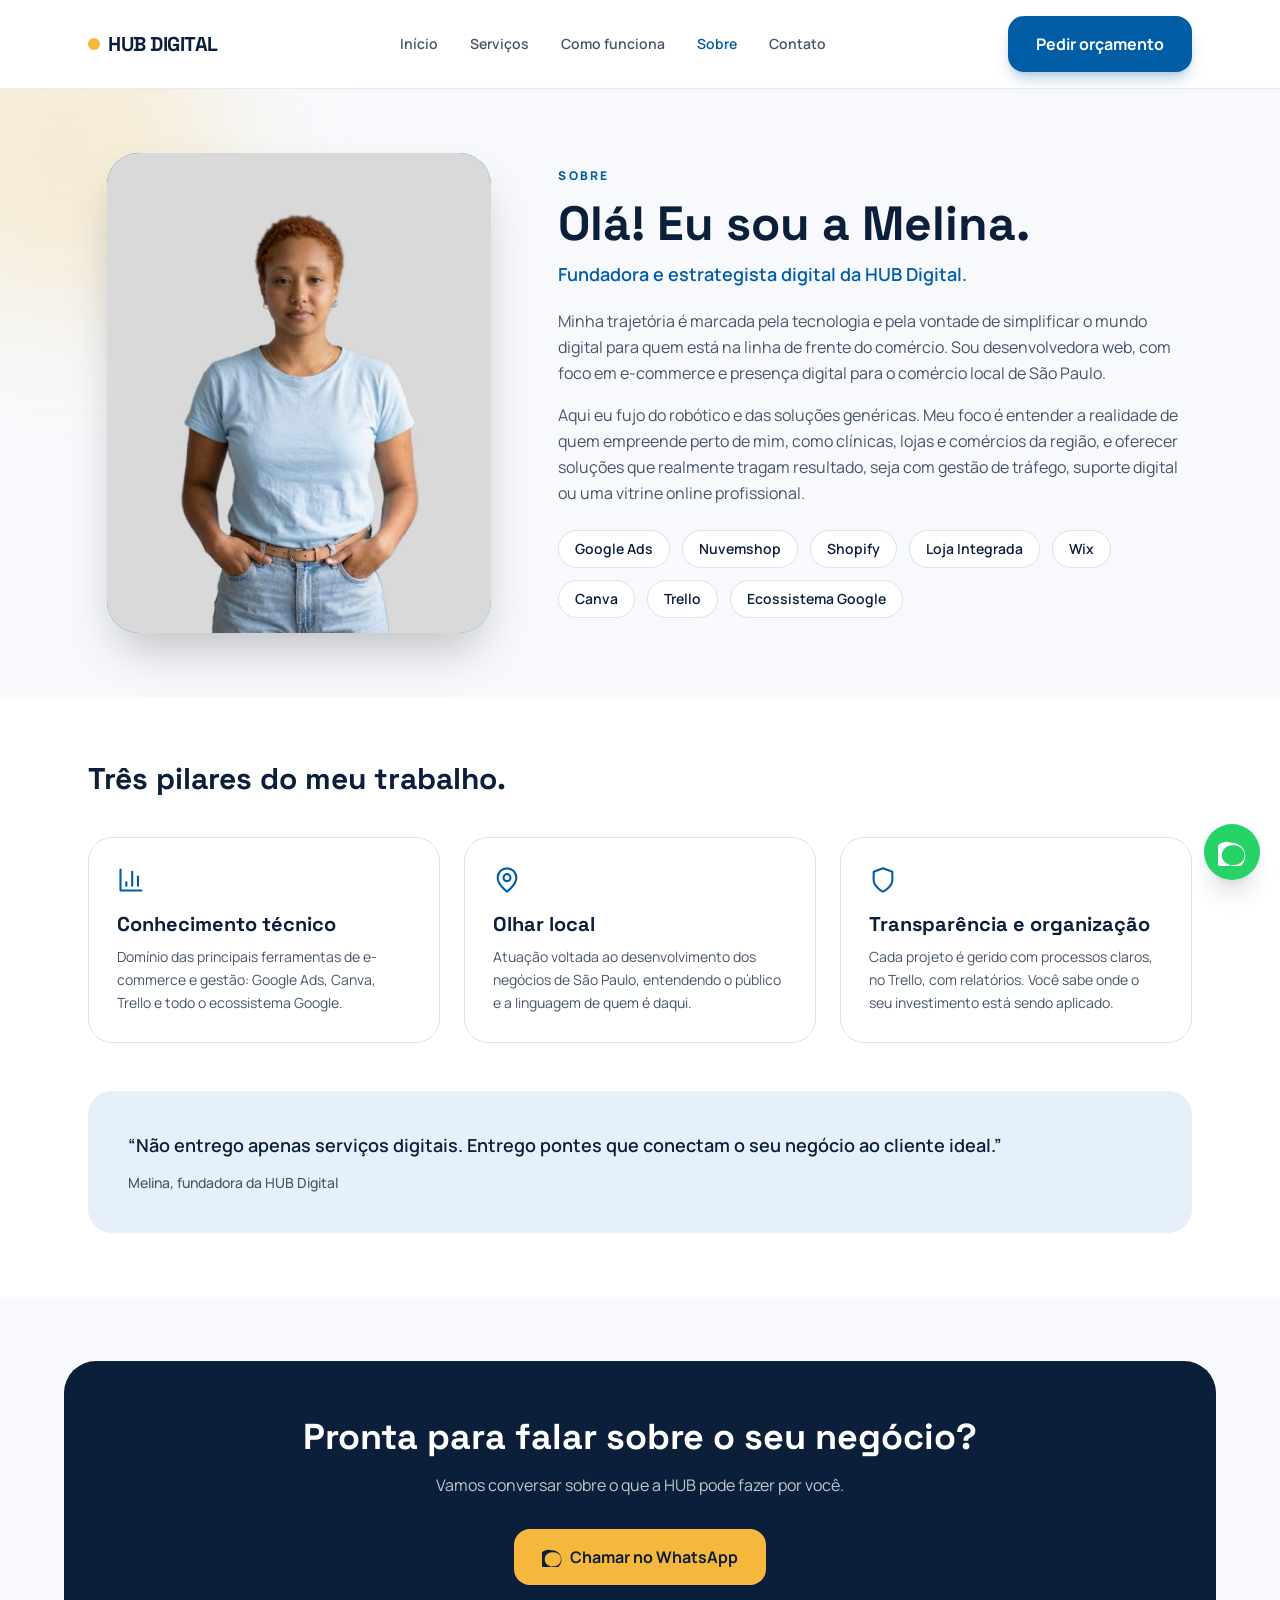
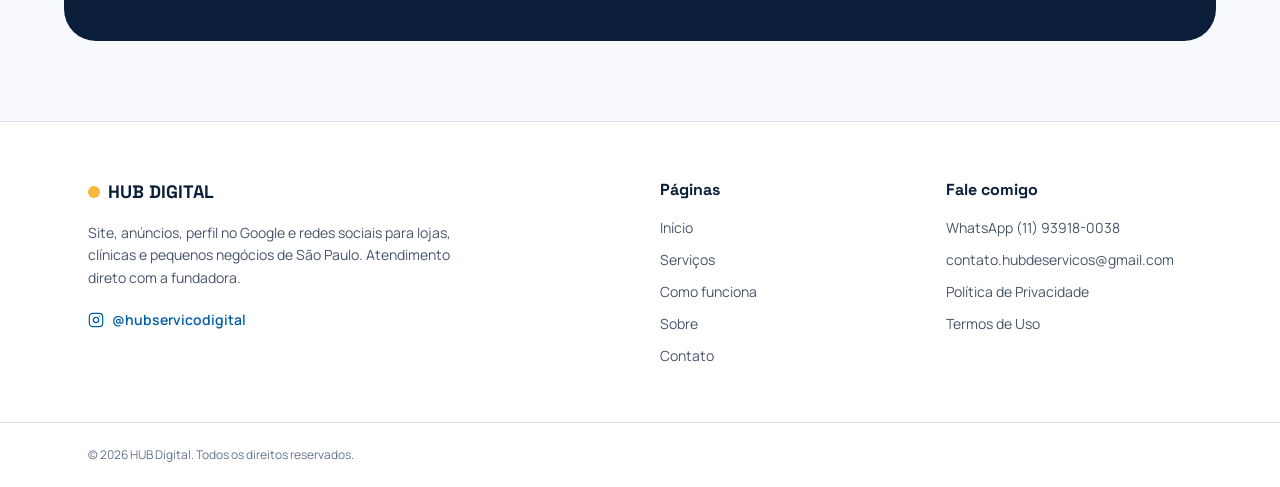
<file: sobre.html>
<!DOCTYPE html>
<html lang="pt-BR">
<head>
<meta charset="UTF-8">
<meta name="viewport" content="width=device-width, initial-scale=1.0">
<meta name="google-site-verification" content="Nj60n_sOIVMKqlAEULrdJ3BVdM9qgqcO2cnFme-LAiE">
<title>Sobre a Melina | HUB Digital</title>
<meta name="description" content="Conheça a Melina, fundadora da HUB Digital: desenvolvedora web e estrategista digital focada no comércio local de São Paulo.">
<link rel="canonical" href="https://www.hubservicodigital.com.br/sobre.html">
<meta property="og:type" content="website">
<meta property="og:locale" content="pt_BR">
<meta property="og:site_name" content="HUB Digital">
<meta property="og:title" content="Sobre a Melina | HUB Digital">
<meta property="og:description" content="Conheça a Melina, fundadora da HUB Digital: desenvolvedora web e estrategista digital focada no comércio local de São Paulo.">
<meta property="og:url" content="https://www.hubservicodigital.com.br/sobre.html">
<meta property="og:image" content="https://www.hubservicodigital.com.br/assets/og-image.png">
<meta property="og:image:width" content="1200">
<meta property="og:image:height" content="630">
<meta name="twitter:card" content="summary_large_image">
<link rel="icon" href="assets/favicon.svg" type="image/svg+xml">
<link rel="preconnect" href="https://fonts.googleapis.com">
<link rel="preconnect" href="https://fonts.gstatic.com" crossorigin>
<link href="https://fonts.googleapis.com/css2?family=Space+Grotesk:wght@500;700&family=Manrope:wght@400;500;600;700;800&display=swap" rel="stylesheet">
<link rel="stylesheet" href="assets/style.css">

<!-- Google Ads: confirme o ID da tag e da conversão no painel do Google Ads -->
<script async src="https://www.googletagmanager.com/gtag/js?id=AW-18099762359"></script>
<script>
window.dataLayer = window.dataLayer || [];
function gtag(){dataLayer.push(arguments);}
gtag('js', new Date());
gtag('config', 'AW-18099762359');
</script>
  <script async src="https://pagead2.googlesyndication.com/pagead/js/adsbygoogle.js?client=ca-pub-5045971876023801"
     crossorigin="anonymous"></script>
</head>
<body class="bg-cloud font-body text-ink antialiased">
<a href="#conteudo" class="sr-only focus:not-sr-only focus:absolute focus:left-4 focus:top-4 focus:z-[100] focus:rounded-lg focus:bg-white focus:px-4 focus:py-2">Ir para o conteúdo</a>
<header class="sticky top-0 z-50 border-b border-line/70 bg-white/90 backdrop-blur">
  <div class="mx-auto flex max-w-6xl items-center justify-between px-6 py-4">
    <a href="/" class="flex items-center gap-2 font-head text-xl font-bold tracking-tight text-ink" aria-label="HUB Digital, página inicial">
      <span class="inline-block h-3 w-3 rounded-full bg-sun"></span>HUB DIGITAL
    </a>
    <nav class="hidden items-center gap-8 md:flex" aria-label="Principal">
      <a href="/" class="text-sm font-semibold transition-colors text-slate-600 hover:text-primary">Início</a>
      <a href="servicos.html" class="text-sm font-semibold transition-colors text-slate-600 hover:text-primary">Serviços</a>
      <a href="metodo.html" class="text-sm font-semibold transition-colors text-slate-600 hover:text-primary">Como funciona</a>
      <a href="sobre.html" class="text-sm font-semibold transition-colors text-primary">Sobre</a>
      <a href="contato.html" class="text-sm font-semibold transition-colors text-slate-600 hover:text-primary">Contato</a>
    </nav>
    <div class="flex items-center gap-3">
      <a href="https://api.whatsapp.com/send?phone=5511939180038&text=Ol%C3%A1%21%20Vim%20pelo%20site%20e%20gostaria%20de%20um%20or%C3%A7amento." target="_blank" rel="noopener" data-conv class="btn btn-primary hidden sm:inline-flex">Pedir orçamento</a>
      <button id="menu-btn" type="button" class="flex h-11 w-11 items-center justify-center rounded-xl border border-line md:hidden" aria-label="Abrir menu" aria-expanded="false" aria-controls="mobile-menu">
        <span id="icon-open"><svg class="h-6 w-6" viewBox="0 0 24 24" fill="none" stroke="currentColor" stroke-width="1.8" stroke-linecap="round" stroke-linejoin="round" aria-hidden="true"><path d="M4 6h16M4 12h16M4 18h16"/></svg></span><span id="icon-close" class="hidden"><svg class="h-6 w-6" viewBox="0 0 24 24" fill="none" stroke="currentColor" stroke-width="1.8" stroke-linecap="round" stroke-linejoin="round" aria-hidden="true"><path d="M6 6l12 12M18 6 6 18"/></svg></span>
      </button>
    </div>
  </div>
  <div id="mobile-menu" class="hidden border-t border-line bg-white md:hidden">
    <a href="/" class="block border-b border-line px-6 py-4 font-semibold text-ink">Início</a>
    <a href="servicos.html" class="block border-b border-line px-6 py-4 font-semibold text-ink">Serviços</a>
    <a href="metodo.html" class="block border-b border-line px-6 py-4 font-semibold text-ink">Como funciona</a>
    <a href="sobre.html" class="block border-b border-line px-6 py-4 font-semibold text-ink">Sobre</a>
    <a href="contato.html" class="block border-b border-line px-6 py-4 font-semibold text-ink">Contato</a>
    <a href="https://api.whatsapp.com/send?phone=5511939180038&text=Ol%C3%A1%21%20Vim%20pelo%20site%20e%20gostaria%20de%20um%20or%C3%A7amento." target="_blank" rel="noopener" data-conv class="flex items-center gap-2 px-6 py-4 font-bold text-emerald-700"><svg class="h-5 w-5" viewBox="0 0 24 24" fill="currentColor" aria-hidden="true"><path d="M12.031 6.172c-2.32 0-4.518.892-6.193 2.512-3.418 3.3-3.418 8.666 0 11.967 1.133 1.096 2.525 1.842 4.022 2.152l.245.051.107 1.413 1.821-1.127.185-.114.283.041c.493.072.993.108 1.492.108 2.32 0 4.519-.892 6.194-2.512 3.418-3.3 3.418-8.666 0-11.967-1.675-1.62-3.874-2.512-6.157-2.512zm0-2.172c2.901 0 5.8 1.11 8.016 3.33 4.432 4.43 4.432 11.61 0 16.04-2.216 2.22-5.115 3.33-8.016 3.33-.82 0-1.644-.09-2.453-.27l-4.57 2.827-.271-3.567c-1.896-.51-3.642-1.55-5.066-3.01-4.432-4.43-4.432-11.61 0-16.04 2.216-2.22 5.115-3.33 8.016-3.33z"/></svg> Falar no WhatsApp</a>
  </div>
</header>
<main id="conteudo">

<section class="relative overflow-hidden">
  <div class="pointer-events-none absolute -left-24 -top-24 h-80 w-80 rounded-full bg-sun/20 blur-3xl"></div>
  <div class="relative mx-auto grid max-w-6xl items-center gap-12 px-6 py-16 md:grid-cols-[0.8fr_1.2fr]">
    <div class="mx-auto w-full max-w-sm"><div class="relative aspect-[4/5] w-full overflow-hidden rounded-[2rem] bg-gradient-to-br from-primary to-sky shadow-2xl "><span class="absolute inset-0 flex items-center justify-center font-head text-[9rem] font-bold text-white/25" aria-hidden="true">M</span><img src="assets/melina.jpg" alt="Melina, fundadora da HUB Digital" width="800" height="1000" class="absolute inset-0 h-full w-full object-cover" onerror="this.remove()"></div></div>
    <div>
      <p class="eyebrow">Sobre</p>
      <h1 class="mt-4 font-head text-4xl font-bold leading-tight md:text-5xl">Olá! Eu sou a Melina.</h1>
      <p class="mt-3 text-lg font-semibold text-primary">Fundadora e estrategista digital da HUB Digital.</p>
      <p class="mt-5 leading-relaxed text-slate-600">
        Minha trajetória é marcada pela tecnologia e pela vontade de simplificar o mundo digital para quem está na linha de frente do comércio. Sou desenvolvedora web, com foco em e-commerce e presença digital para o comércio local de São Paulo.
      </p>
      <p class="mt-4 leading-relaxed text-slate-600">
        Aqui eu fujo do robótico e das soluções genéricas. Meu foco é entender a realidade de quem empreende perto de mim, como clínicas, lojas e comércios da região, e oferecer soluções que realmente tragam resultado, seja com gestão de tráfego, suporte digital ou uma vitrine online profissional.
      </p>
      <ul class="mt-6 flex flex-wrap gap-3" aria-label="Ferramentas com as quais eu trabalho"><li class="rounded-full border border-line bg-white px-4 py-2 text-sm font-semibold">Google Ads</li><li class="rounded-full border border-line bg-white px-4 py-2 text-sm font-semibold">Nuvemshop</li><li class="rounded-full border border-line bg-white px-4 py-2 text-sm font-semibold">Shopify</li><li class="rounded-full border border-line bg-white px-4 py-2 text-sm font-semibold">Loja Integrada</li><li class="rounded-full border border-line bg-white px-4 py-2 text-sm font-semibold">Wix</li><li class="rounded-full border border-line bg-white px-4 py-2 text-sm font-semibold">Canva</li><li class="rounded-full border border-line bg-white px-4 py-2 text-sm font-semibold">Trello</li><li class="rounded-full border border-line bg-white px-4 py-2 text-sm font-semibold">Ecossistema Google</li></ul>
    </div>
  </div>
</section>

<section class="bg-white py-16">
  <div class="mx-auto max-w-6xl px-6">
    <h2 class="font-head text-3xl font-bold">Três pilares do meu trabalho.</h2>
    <div class="mt-10 grid gap-6 md:grid-cols-3">
      <div class="card"><span class="text-primary"><svg class="h-7 w-7" viewBox="0 0 24 24" fill="none" stroke="currentColor" stroke-width="1.8" stroke-linecap="round" stroke-linejoin="round" aria-hidden="true"><path d="M3 3v18h18"/><path d="M18 17V9"/><path d="M13 17V5"/><path d="M8 17v-3"/></svg></span><h3 class="mt-4 font-head text-xl font-bold">Conhecimento técnico</h3><p class="mt-2 text-sm leading-relaxed text-slate-600">Domínio das principais ferramentas de e-commerce e gestão: Google Ads, Canva, Trello e todo o ecossistema Google.</p></div>
      <div class="card"><span class="text-primary"><svg class="h-7 w-7" viewBox="0 0 24 24" fill="none" stroke="currentColor" stroke-width="1.8" stroke-linecap="round" stroke-linejoin="round" aria-hidden="true"><path d="M20 10c0 6-8 12-8 12s-8-6-8-12a8 8 0 0 1 16 0Z"/><circle cx="12" cy="10" r="3"/></svg></span><h3 class="mt-4 font-head text-xl font-bold">Olhar local</h3><p class="mt-2 text-sm leading-relaxed text-slate-600">Atuação voltada ao desenvolvimento dos negócios de São Paulo, entendendo o público e a linguagem de quem é daqui.</p></div>
      <div class="card"><span class="text-primary"><svg class="h-7 w-7" viewBox="0 0 24 24" fill="none" stroke="currentColor" stroke-width="1.8" stroke-linecap="round" stroke-linejoin="round" aria-hidden="true"><path d="M12 22s8-4 8-10V5l-8-3-8 3v7c0 6 8 10 8 10z"/></svg></span><h3 class="mt-4 font-head text-xl font-bold">Transparência e organização</h3><p class="mt-2 text-sm leading-relaxed text-slate-600">Cada projeto é gerido com processos claros, no Trello, com relatórios. Você sabe onde o seu investimento está sendo aplicado.</p></div>
    </div>
    <blockquote class="mt-12 rounded-3xl bg-mist p-8 text-lg font-semibold leading-relaxed md:p-10">
      “Não entrego apenas serviços digitais. Entrego pontes que conectam o seu negócio ao cliente ideal.”
      <footer class="mt-3 text-sm font-medium text-slate-600">Melina, fundadora da HUB Digital</footer>
    </blockquote>
  </div>
</section>
<div class="pt-16">
<section class="px-6 pb-20">
  <div class="mx-auto max-w-6xl overflow-hidden rounded-[2rem] bg-ink px-8 py-14 text-center text-white md:px-16">
    <h2 class="font-head text-3xl font-bold md:text-4xl">Pronta para falar sobre o seu negócio?</h2>
    <p class="mx-auto mt-4 max-w-xl text-white/75">Vamos conversar sobre o que a HUB pode fazer por você.</p>
    <a href="https://api.whatsapp.com/send?phone=5511939180038&text=Ol%C3%A1%20Melina%21%20Vim%20pelo%20site%20e%20gostaria%20de%20conversar." target="_blank" rel="noopener" data-conv class="btn btn-sun mt-8 inline-flex"><svg class="h-5 w-5" viewBox="0 0 24 24" fill="currentColor" aria-hidden="true"><path d="M12.031 6.172c-2.32 0-4.518.892-6.193 2.512-3.418 3.3-3.418 8.666 0 11.967 1.133 1.096 2.525 1.842 4.022 2.152l.245.051.107 1.413 1.821-1.127.185-.114.283.041c.493.072.993.108 1.492.108 2.32 0 4.519-.892 6.194-2.512 3.418-3.3 3.418-8.666 0-11.967-1.675-1.62-3.874-2.512-6.157-2.512zm0-2.172c2.901 0 5.8 1.11 8.016 3.33 4.432 4.43 4.432 11.61 0 16.04-2.216 2.22-5.115 3.33-8.016 3.33-.82 0-1.644-.09-2.453-.27l-4.57 2.827-.271-3.567c-1.896-.51-3.642-1.55-5.066-3.01-4.432-4.43-4.432-11.61 0-16.04 2.216-2.22 5.115-3.33 8.016-3.33z"/></svg> Chamar no WhatsApp</a>
  </div>
</section>
</div>
</main>
<footer class="border-t border-line bg-white">
  <div class="mx-auto grid max-w-6xl gap-10 px-6 py-14 md:grid-cols-4">
    <div class="md:col-span-2">
      <p class="flex items-center gap-2 font-head text-lg font-bold"><span class="inline-block h-3 w-3 rounded-full bg-sun"></span>HUB DIGITAL</p>
      <p class="mt-4 max-w-sm text-sm leading-relaxed text-slate-600">Site, anúncios, perfil no Google e redes sociais para lojas, clínicas e pequenos negócios de São Paulo. Atendimento direto com a fundadora.</p>
      <a href="https://www.instagram.com/hubservicodigital" target="_blank" rel="noopener" class="mt-5 inline-flex items-center gap-2 text-sm font-semibold text-primary hover:underline"><svg class="h-4 w-4" viewBox="0 0 24 24" fill="none" stroke="currentColor" stroke-width="1.8" stroke-linecap="round" stroke-linejoin="round" aria-hidden="true"><rect x="2" y="2" width="20" height="20" rx="5"/><circle cx="12" cy="12" r="4"/><path d="M17.5 6.5h.01"/></svg> @hubservicodigital</a>
    </div>
    <div>
      <p class="font-head font-bold">Páginas</p>
      <ul class="mt-4 space-y-3 text-sm text-slate-600">
        <li><a class="hover:text-primary" href="/">Início</a></li>
        <li><a class="hover:text-primary" href="servicos.html">Serviços</a></li>
        <li><a class="hover:text-primary" href="metodo.html">Como funciona</a></li>
        <li><a class="hover:text-primary" href="sobre.html">Sobre</a></li>
        <li><a class="hover:text-primary" href="contato.html">Contato</a></li>
      </ul>
    </div>
    <div>
      <p class="font-head font-bold">Fale comigo</p>
      <ul class="mt-4 space-y-3 text-sm text-slate-600">
        <li><a class="hover:text-primary" href="https://api.whatsapp.com/send?phone=5511939180038&text=Ol%C3%A1%21%20Vim%20pelo%20site%20e%20gostaria%20de%20conversar." target="_blank" rel="noopener" data-conv>WhatsApp (11) 93918-0038</a></li>
        <li><a class="hover:text-primary" href="mailto:contato.hubdeservicos@gmail.com">contato.hubdeservicos@gmail.com</a></li>
        <li><a class="hover:text-primary" href="privacidade.html">Política de Privacidade</a></li>
        <li><a class="hover:text-primary" href="termos.html">Termos de Uso</a></li>
      </ul>
    </div>
  </div>
  <div class="border-t border-line">
    <p class="mx-auto max-w-6xl px-6 py-6 text-xs text-slate-500">© 2026 HUB Digital. Todos os direitos reservados.</p>
  </div>
</footer>

<a href="https://api.whatsapp.com/send?phone=5511939180038&text=Ol%C3%A1%21%20Vim%20pelo%20site%20e%20gostaria%20de%20conversar." target="_blank" rel="noopener" data-conv aria-label="Falar com a HUB Digital no WhatsApp"
   class="fixed bottom-5 right-5 z-50 flex h-14 w-14 items-center justify-center rounded-full bg-[#25D366] text-white shadow-xl transition-transform hover:scale-110"><svg class="h-7 w-7" viewBox="0 0 24 24" fill="currentColor" aria-hidden="true"><path d="M12.031 6.172c-2.32 0-4.518.892-6.193 2.512-3.418 3.3-3.418 8.666 0 11.967 1.133 1.096 2.525 1.842 4.022 2.152l.245.051.107 1.413 1.821-1.127.185-.114.283.041c.493.072.993.108 1.492.108 2.32 0 4.519-.892 6.194-2.512 3.418-3.3 3.418-8.666 0-11.967-1.675-1.62-3.874-2.512-6.157-2.512zm0-2.172c2.901 0 5.8 1.11 8.016 3.33 4.432 4.43 4.432 11.61 0 16.04-2.216 2.22-5.115 3.33-8.016 3.33-.82 0-1.644-.09-2.453-.27l-4.57 2.827-.271-3.567c-1.896-.51-3.642-1.55-5.066-3.01-4.432-4.43-4.432-11.61 0-16.04 2.216-2.22 5.115-3.33 8.016-3.33z"/></svg></a>

<script>
(function () {
  var btn = document.getElementById('menu-btn');
  var menu = document.getElementById('mobile-menu');
  var iOpen = document.getElementById('icon-open');
  var iClose = document.getElementById('icon-close');
  btn.addEventListener('click', function () {
    var open = menu.classList.toggle('hidden') === false;
    btn.setAttribute('aria-expanded', String(open));
    iOpen.classList.toggle('hidden', open);
    iClose.classList.toggle('hidden', !open);
  });
  // Conversão do Google Ads: qualquer clique em links marcados com data-conv
  document.addEventListener('click', function (e) {
    var a = e.target.closest ? e.target.closest('a[data-conv]') : null;
    if (!a || typeof gtag !== 'function') return;
    gtag('event', 'conversion', {'send_to': 'AW-18099762359/L_JECM3AkZ4cELfp0bZD', 'value': 1.0, 'currency': 'BRL'});
  });
})();
</script>
<script>function loadScript(a){var b=document.getElementsByTagName("head")[0],c=document.createElement("script");c.type="text/javascript",c.src="https://tracker.metricool.com/resources/be.js",c.onreadystatechange=a,c.onload=a,b.appendChild(c)}loadScript(function(){beTracker.t({hash:"65307f09b52f5c1cff685b4f218c23cd"})});</script>
</body>
</html>
</file>
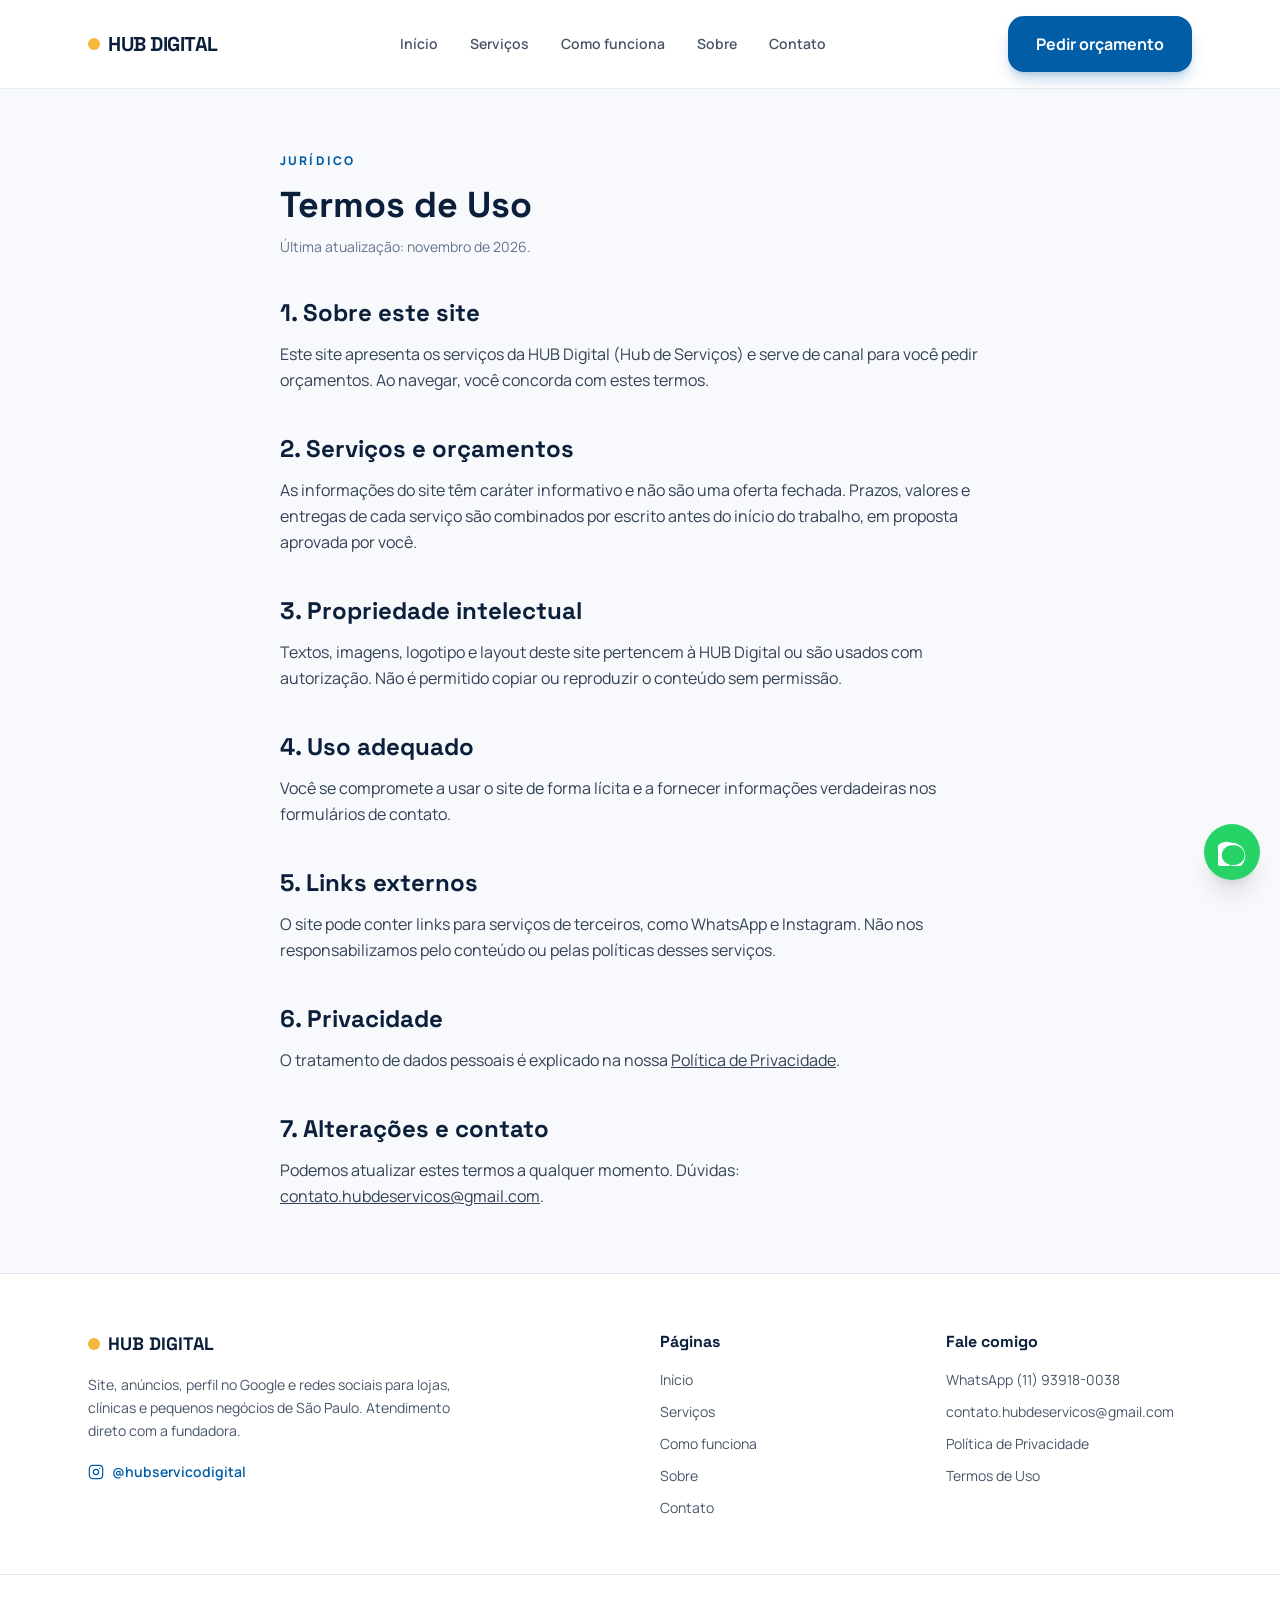
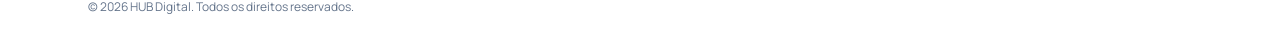
<file: termos.html>
<!DOCTYPE html>
<html lang="pt-BR">
<head>
<meta charset="UTF-8">
<meta name="viewport" content="width=device-width, initial-scale=1.0">
<meta name="google-site-verification" content="Nj60n_sOIVMKqlAEULrdJ3BVdM9qgqcO2cnFme-LAiE">
<title>Termos de Uso | HUB Digital</title>
<meta name="description" content="Termos de uso do site da HUB Digital.">
<link rel="canonical" href="https://www.hubservicodigital.com.br/termos.html">
<meta property="og:type" content="website">
<meta property="og:locale" content="pt_BR">
<meta property="og:site_name" content="HUB Digital">
<meta property="og:title" content="Termos de Uso | HUB Digital">
<meta property="og:description" content="Termos de uso do site da HUB Digital.">
<meta property="og:url" content="https://www.hubservicodigital.com.br/termos.html">
<meta property="og:image" content="https://www.hubservicodigital.com.br/assets/og-image.png">
<meta property="og:image:width" content="1200">
<meta property="og:image:height" content="630">
<meta name="twitter:card" content="summary_large_image">
<link rel="icon" href="assets/favicon.svg" type="image/svg+xml">
<link rel="preconnect" href="https://fonts.googleapis.com">
<link rel="preconnect" href="https://fonts.gstatic.com" crossorigin>
<link href="https://fonts.googleapis.com/css2?family=Space+Grotesk:wght@500;700&family=Manrope:wght@400;500;600;700;800&display=swap" rel="stylesheet">
<link rel="stylesheet" href="assets/style.css">

<!-- Google Ads: confirme o ID da tag e da conversão no painel do Google Ads -->
<script async src="https://www.googletagmanager.com/gtag/js?id=AW-18099762359"></script>
<script>
window.dataLayer = window.dataLayer || [];
function gtag(){dataLayer.push(arguments);}
gtag('js', new Date());
gtag('config', 'AW-18099762359');
</script>
  <script async src="https://pagead2.googlesyndication.com/pagead/js/adsbygoogle.js?client=ca-pub-5045971876023801"
     crossorigin="anonymous"></script>
</head>
<body class="bg-cloud font-body text-ink antialiased">
<a href="#conteudo" class="sr-only focus:not-sr-only focus:absolute focus:left-4 focus:top-4 focus:z-[100] focus:rounded-lg focus:bg-white focus:px-4 focus:py-2">Ir para o conteúdo</a>
<header class="sticky top-0 z-50 border-b border-line/70 bg-white/90 backdrop-blur">
  <div class="mx-auto flex max-w-6xl items-center justify-between px-6 py-4">
    <a href="/" class="flex items-center gap-2 font-head text-xl font-bold tracking-tight text-ink" aria-label="HUB Digital, página inicial">
      <span class="inline-block h-3 w-3 rounded-full bg-sun"></span>HUB DIGITAL
    </a>
    <nav class="hidden items-center gap-8 md:flex" aria-label="Principal">
      <a href="/" class="text-sm font-semibold transition-colors text-slate-600 hover:text-primary">Início</a>
      <a href="servicos.html" class="text-sm font-semibold transition-colors text-slate-600 hover:text-primary">Serviços</a>
      <a href="metodo.html" class="text-sm font-semibold transition-colors text-slate-600 hover:text-primary">Como funciona</a>
      <a href="sobre.html" class="text-sm font-semibold transition-colors text-slate-600 hover:text-primary">Sobre</a>
      <a href="contato.html" class="text-sm font-semibold transition-colors text-slate-600 hover:text-primary">Contato</a>
    </nav>
    <div class="flex items-center gap-3">
      <a href="https://api.whatsapp.com/send?phone=5511939180038&text=Ol%C3%A1%21%20Vim%20pelo%20site%20e%20gostaria%20de%20um%20or%C3%A7amento." target="_blank" rel="noopener" data-conv class="btn btn-primary hidden sm:inline-flex">Pedir orçamento</a>
      <button id="menu-btn" type="button" class="flex h-11 w-11 items-center justify-center rounded-xl border border-line md:hidden" aria-label="Abrir menu" aria-expanded="false" aria-controls="mobile-menu">
        <span id="icon-open"><svg class="h-6 w-6" viewBox="0 0 24 24" fill="none" stroke="currentColor" stroke-width="1.8" stroke-linecap="round" stroke-linejoin="round" aria-hidden="true"><path d="M4 6h16M4 12h16M4 18h16"/></svg></span><span id="icon-close" class="hidden"><svg class="h-6 w-6" viewBox="0 0 24 24" fill="none" stroke="currentColor" stroke-width="1.8" stroke-linecap="round" stroke-linejoin="round" aria-hidden="true"><path d="M6 6l12 12M18 6 6 18"/></svg></span>
      </button>
    </div>
  </div>
  <div id="mobile-menu" class="hidden border-t border-line bg-white md:hidden">
    <a href="/" class="block border-b border-line px-6 py-4 font-semibold text-ink">Início</a>
    <a href="servicos.html" class="block border-b border-line px-6 py-4 font-semibold text-ink">Serviços</a>
    <a href="metodo.html" class="block border-b border-line px-6 py-4 font-semibold text-ink">Como funciona</a>
    <a href="sobre.html" class="block border-b border-line px-6 py-4 font-semibold text-ink">Sobre</a>
    <a href="contato.html" class="block border-b border-line px-6 py-4 font-semibold text-ink">Contato</a>
    <a href="https://api.whatsapp.com/send?phone=5511939180038&text=Ol%C3%A1%21%20Vim%20pelo%20site%20e%20gostaria%20de%20um%20or%C3%A7amento." target="_blank" rel="noopener" data-conv class="flex items-center gap-2 px-6 py-4 font-bold text-emerald-700"><svg class="h-5 w-5" viewBox="0 0 24 24" fill="currentColor" aria-hidden="true"><path d="M12.031 6.172c-2.32 0-4.518.892-6.193 2.512-3.418 3.3-3.418 8.666 0 11.967 1.133 1.096 2.525 1.842 4.022 2.152l.245.051.107 1.413 1.821-1.127.185-.114.283.041c.493.072.993.108 1.492.108 2.32 0 4.519-.892 6.194-2.512 3.418-3.3 3.418-8.666 0-11.967-1.675-1.62-3.874-2.512-6.157-2.512zm0-2.172c2.901 0 5.8 1.11 8.016 3.33 4.432 4.43 4.432 11.61 0 16.04-2.216 2.22-5.115 3.33-8.016 3.33-.82 0-1.644-.09-2.453-.27l-4.57 2.827-.271-3.567c-1.896-.51-3.642-1.55-5.066-3.01-4.432-4.43-4.432-11.61 0-16.04 2.216-2.22 5.115-3.33 8.016-3.33z"/></svg> Falar no WhatsApp</a>
  </div>
</header>
<main id="conteudo">

<section class="mx-auto max-w-3xl px-6 py-16">
  <p class="eyebrow">Jurídico</p>
  <h1 class="mt-4 font-head text-4xl font-bold">Termos de Uso</h1>
  <p class="mt-3 text-sm text-slate-500">Última atualização: novembro de 2026.</p>
  <h2 class="mt-10 font-head text-2xl font-bold">1. Sobre este site</h2>
  <p class="mt-3 leading-relaxed text-slate-700">Este site apresenta os serviços da HUB Digital (Hub de Serviços) e serve de canal para você pedir orçamentos. Ao navegar, você concorda com estes termos.</p>
  <h2 class="mt-10 font-head text-2xl font-bold">2. Serviços e orçamentos</h2>
  <p class="mt-3 leading-relaxed text-slate-700">As informações do site têm caráter informativo e não são uma oferta fechada. Prazos, valores e entregas de cada serviço são combinados por escrito antes do início do trabalho, em proposta aprovada por você.</p>
  <h2 class="mt-10 font-head text-2xl font-bold">3. Propriedade intelectual</h2>
  <p class="mt-3 leading-relaxed text-slate-700">Textos, imagens, logotipo e layout deste site pertencem à HUB Digital ou são usados com autorização. Não é permitido copiar ou reproduzir o conteúdo sem permissão.</p>
  <h2 class="mt-10 font-head text-2xl font-bold">4. Uso adequado</h2>
  <p class="mt-3 leading-relaxed text-slate-700">Você se compromete a usar o site de forma lícita e a fornecer informações verdadeiras nos formulários de contato.</p>
  <h2 class="mt-10 font-head text-2xl font-bold">5. Links externos</h2>
  <p class="mt-3 leading-relaxed text-slate-700">O site pode conter links para serviços de terceiros, como WhatsApp e Instagram. Não nos responsabilizamos pelo conteúdo ou pelas políticas desses serviços.</p>
  <h2 class="mt-10 font-head text-2xl font-bold">6. Privacidade</h2>
  <p class="mt-3 leading-relaxed text-slate-700">O tratamento de dados pessoais é explicado na nossa <a class="underline" href="privacidade.html">Política de Privacidade</a>.</p>
  <h2 class="mt-10 font-head text-2xl font-bold">7. Alterações e contato</h2>
  <p class="mt-3 leading-relaxed text-slate-700">Podemos atualizar estes termos a qualquer momento. Dúvidas: <a class="underline" href="mailto:contato.hubdeservicos@gmail.com">contato.hubdeservicos@gmail.com</a>.</p>
</section>
</main>
<footer class="border-t border-line bg-white">
  <div class="mx-auto grid max-w-6xl gap-10 px-6 py-14 md:grid-cols-4">
    <div class="md:col-span-2">
      <p class="flex items-center gap-2 font-head text-lg font-bold"><span class="inline-block h-3 w-3 rounded-full bg-sun"></span>HUB DIGITAL</p>
      <p class="mt-4 max-w-sm text-sm leading-relaxed text-slate-600">Site, anúncios, perfil no Google e redes sociais para lojas, clínicas e pequenos negócios de São Paulo. Atendimento direto com a fundadora.</p>
      <a href="https://www.instagram.com/hubservicodigital" target="_blank" rel="noopener" class="mt-5 inline-flex items-center gap-2 text-sm font-semibold text-primary hover:underline"><svg class="h-4 w-4" viewBox="0 0 24 24" fill="none" stroke="currentColor" stroke-width="1.8" stroke-linecap="round" stroke-linejoin="round" aria-hidden="true"><rect x="2" y="2" width="20" height="20" rx="5"/><circle cx="12" cy="12" r="4"/><path d="M17.5 6.5h.01"/></svg> @hubservicodigital</a>
    </div>
    <div>
      <p class="font-head font-bold">Páginas</p>
      <ul class="mt-4 space-y-3 text-sm text-slate-600">
        <li><a class="hover:text-primary" href="/">Início</a></li>
        <li><a class="hover:text-primary" href="servicos.html">Serviços</a></li>
        <li><a class="hover:text-primary" href="metodo.html">Como funciona</a></li>
        <li><a class="hover:text-primary" href="sobre.html">Sobre</a></li>
        <li><a class="hover:text-primary" href="contato.html">Contato</a></li>
      </ul>
    </div>
    <div>
      <p class="font-head font-bold">Fale comigo</p>
      <ul class="mt-4 space-y-3 text-sm text-slate-600">
        <li><a class="hover:text-primary" href="https://api.whatsapp.com/send?phone=5511939180038&text=Ol%C3%A1%21%20Vim%20pelo%20site%20e%20gostaria%20de%20conversar." target="_blank" rel="noopener" data-conv>WhatsApp (11) 93918-0038</a></li>
        <li><a class="hover:text-primary" href="mailto:contato.hubdeservicos@gmail.com">contato.hubdeservicos@gmail.com</a></li>
        <li><a class="hover:text-primary" href="privacidade.html">Política de Privacidade</a></li>
        <li><a class="hover:text-primary" href="termos.html">Termos de Uso</a></li>
      </ul>
    </div>
  </div>
  <div class="border-t border-line">
    <p class="mx-auto max-w-6xl px-6 py-6 text-xs text-slate-500">© 2026 HUB Digital. Todos os direitos reservados.</p>
  </div>
</footer>

<a href="https://api.whatsapp.com/send?phone=5511939180038&text=Ol%C3%A1%21%20Vim%20pelo%20site%20e%20gostaria%20de%20conversar." target="_blank" rel="noopener" data-conv aria-label="Falar com a HUB Digital no WhatsApp"
   class="fixed bottom-5 right-5 z-50 flex h-14 w-14 items-center justify-center rounded-full bg-[#25D366] text-white shadow-xl transition-transform hover:scale-110"><svg class="h-7 w-7" viewBox="0 0 24 24" fill="currentColor" aria-hidden="true"><path d="M12.031 6.172c-2.32 0-4.518.892-6.193 2.512-3.418 3.3-3.418 8.666 0 11.967 1.133 1.096 2.525 1.842 4.022 2.152l.245.051.107 1.413 1.821-1.127.185-.114.283.041c.493.072.993.108 1.492.108 2.32 0 4.519-.892 6.194-2.512 3.418-3.3 3.418-8.666 0-11.967-1.675-1.62-3.874-2.512-6.157-2.512zm0-2.172c2.901 0 5.8 1.11 8.016 3.33 4.432 4.43 4.432 11.61 0 16.04-2.216 2.22-5.115 3.33-8.016 3.33-.82 0-1.644-.09-2.453-.27l-4.57 2.827-.271-3.567c-1.896-.51-3.642-1.55-5.066-3.01-4.432-4.43-4.432-11.61 0-16.04 2.216-2.22 5.115-3.33 8.016-3.33z"/></svg></a>

<script>
(function () {
  var btn = document.getElementById('menu-btn');
  var menu = document.getElementById('mobile-menu');
  var iOpen = document.getElementById('icon-open');
  var iClose = document.getElementById('icon-close');
  btn.addEventListener('click', function () {
    var open = menu.classList.toggle('hidden') === false;
    btn.setAttribute('aria-expanded', String(open));
    iOpen.classList.toggle('hidden', open);
    iClose.classList.toggle('hidden', !open);
  });
  // Conversão do Google Ads: qualquer clique em links marcados com data-conv
  document.addEventListener('click', function (e) {
    var a = e.target.closest ? e.target.closest('a[data-conv]') : null;
    if (!a || typeof gtag !== 'function') return;
    gtag('event', 'conversion', {'send_to': 'AW-18099762359/L_JECM3AkZ4cELfp0bZD', 'value': 1.0, 'currency': 'BRL'});
  });
})();
</script>
<script>function loadScript(a){var b=document.getElementsByTagName("head")[0],c=document.createElement("script");c.type="text/javascript",c.src="https://tracker.metricool.com/resources/be.js",c.onreadystatechange=a,c.onload=a,b.appendChild(c)}loadScript(function(){beTracker.t({hash:"65307f09b52f5c1cff685b4f218c23cd"})});</script>
</body>
</html>
</file>
<file: assets/style.css>
*,:after,:before{--tw-border-spacing-x:0;--tw-border-spacing-y:0;--tw-translate-x:0;--tw-translate-y:0;--tw-rotate:0;--tw-skew-x:0;--tw-skew-y:0;--tw-scale-x:1;--tw-scale-y:1;--tw-pan-x: ;--tw-pan-y: ;--tw-pinch-zoom: ;--tw-scroll-snap-strictness:proximity;--tw-gradient-from-position: ;--tw-gradient-via-position: ;--tw-gradient-to-position: ;--tw-ordinal: ;--tw-slashed-zero: ;--tw-numeric-figure: ;--tw-numeric-spacing: ;--tw-numeric-fraction: ;--tw-ring-inset: ;--tw-ring-offset-width:0px;--tw-ring-offset-color:#fff;--tw-ring-color:rgba(59,130,246,.5);--tw-ring-offset-shadow:0 0 #0000;--tw-ring-shadow:0 0 #0000;--tw-shadow:0 0 #0000;--tw-shadow-colored:0 0 #0000;--tw-blur: ;--tw-brightness: ;--tw-contrast: ;--tw-grayscale: ;--tw-hue-rotate: ;--tw-invert: ;--tw-saturate: ;--tw-sepia: ;--tw-drop-shadow: ;--tw-backdrop-blur: ;--tw-backdrop-brightness: ;--tw-backdrop-contrast: ;--tw-backdrop-grayscale: ;--tw-backdrop-hue-rotate: ;--tw-backdrop-invert: ;--tw-backdrop-opacity: ;--tw-backdrop-saturate: ;--tw-backdrop-sepia: ;--tw-contain-size: ;--tw-contain-layout: ;--tw-contain-paint: ;--tw-contain-style: }::backdrop{--tw-border-spacing-x:0;--tw-border-spacing-y:0;--tw-translate-x:0;--tw-translate-y:0;--tw-rotate:0;--tw-skew-x:0;--tw-skew-y:0;--tw-scale-x:1;--tw-scale-y:1;--tw-pan-x: ;--tw-pan-y: ;--tw-pinch-zoom: ;--tw-scroll-snap-strictness:proximity;--tw-gradient-from-position: ;--tw-gradient-via-position: ;--tw-gradient-to-position: ;--tw-ordinal: ;--tw-slashed-zero: ;--tw-numeric-figure: ;--tw-numeric-spacing: ;--tw-numeric-fraction: ;--tw-ring-inset: ;--tw-ring-offset-width:0px;--tw-ring-offset-color:#fff;--tw-ring-color:rgba(59,130,246,.5);--tw-ring-offset-shadow:0 0 #0000;--tw-ring-shadow:0 0 #0000;--tw-shadow:0 0 #0000;--tw-shadow-colored:0 0 #0000;--tw-blur: ;--tw-brightness: ;--tw-contrast: ;--tw-grayscale: ;--tw-hue-rotate: ;--tw-invert: ;--tw-saturate: ;--tw-sepia: ;--tw-drop-shadow: ;--tw-backdrop-blur: ;--tw-backdrop-brightness: ;--tw-backdrop-contrast: ;--tw-backdrop-grayscale: ;--tw-backdrop-hue-rotate: ;--tw-backdrop-invert: ;--tw-backdrop-opacity: ;--tw-backdrop-saturate: ;--tw-backdrop-sepia: ;--tw-contain-size: ;--tw-contain-layout: ;--tw-contain-paint: ;--tw-contain-style: }/*! tailwindcss v3.4.17 | MIT License | https://tailwindcss.com*/*,:after,:before{box-sizing:border-box;border:0 solid #e5e7eb}:after,:before{--tw-content:""}:host,html{line-height:1.5;-webkit-text-size-adjust:100%;-moz-tab-size:4;-o-tab-size:4;tab-size:4;font-family:ui-sans-serif,system-ui,sans-serif,Apple Color Emoji,Segoe UI Emoji,Segoe UI Symbol,Noto Color Emoji;font-feature-settings:normal;font-variation-settings:normal;-webkit-tap-highlight-color:transparent}body{margin:0;line-height:inherit}hr{height:0;color:inherit;border-top-width:1px}abbr:where([title]){-webkit-text-decoration:underline dotted;text-decoration:underline dotted}h1,h2,h3,h4,h5,h6{font-size:inherit;font-weight:inherit}a{color:inherit;text-decoration:inherit}b,strong{font-weight:bolder}code,kbd,pre,samp{font-family:ui-monospace,SFMono-Regular,Menlo,Monaco,Consolas,Liberation Mono,Courier New,monospace;font-feature-settings:normal;font-variation-settings:normal;font-size:1em}small{font-size:80%}sub,sup{font-size:75%;line-height:0;position:relative;vertical-align:baseline}sub{bottom:-.25em}sup{top:-.5em}table{text-indent:0;border-color:inherit;border-collapse:collapse}button,input,optgroup,select,textarea{font-family:inherit;font-feature-settings:inherit;font-variation-settings:inherit;font-size:100%;font-weight:inherit;line-height:inherit;letter-spacing:inherit;color:inherit;margin:0;padding:0}button,select{text-transform:none}button,input:where([type=button]),input:where([type=reset]),input:where([type=submit]){-webkit-appearance:button;background-color:transparent;background-image:none}:-moz-focusring{outline:auto}:-moz-ui-invalid{box-shadow:none}progress{vertical-align:baseline}::-webkit-inner-spin-button,::-webkit-outer-spin-button{height:auto}[type=search]{-webkit-appearance:textfield;outline-offset:-2px}::-webkit-search-decoration{-webkit-appearance:none}::-webkit-file-upload-button{-webkit-appearance:button;font:inherit}summary{display:list-item}blockquote,dd,dl,figure,h1,h2,h3,h4,h5,h6,hr,p,pre{margin:0}fieldset{margin:0}fieldset,legend{padding:0}menu,ol,ul{list-style:none;margin:0;padding:0}dialog{padding:0}textarea{resize:vertical}input::-moz-placeholder,textarea::-moz-placeholder{opacity:1;color:#9ca3af}input::placeholder,textarea::placeholder{opacity:1;color:#9ca3af}[role=button],button{cursor:pointer}:disabled{cursor:default}audio,canvas,embed,iframe,img,object,svg,video{display:block;vertical-align:middle}img,video{max-width:100%;height:auto}[hidden]:where(:not([hidden=until-found])){display:none}.btn{align-items:center;justify-content:center;gap:.5rem;border-radius:1rem;padding:1rem 1.75rem;font-size:1rem;line-height:1.5rem;font-weight:700;transition-property:all;transition-timing-function:cubic-bezier(.4,0,.2,1);transition-duration:.15s;display:inline-flex}.btn-primary{--tw-bg-opacity:1;background-color:rgb(0 93 166/var(--tw-bg-opacity,1));--tw-text-opacity:1;color:rgb(255 255 255/var(--tw-text-opacity,1));--tw-shadow:0 10px 15px -3px rgba(0,0,0,.1),0 4px 6px -4px rgba(0,0,0,.1);--tw-shadow-colored:0 10px 15px -3px var(--tw-shadow-color),0 4px 6px -4px var(--tw-shadow-color);box-shadow:var(--tw-ring-offset-shadow,0 0 #0000),var(--tw-ring-shadow,0 0 #0000),var(--tw-shadow);--tw-shadow-color:rgba(0,93,166,.25);--tw-shadow:var(--tw-shadow-colored)}.btn-primary:hover{--tw-translate-y:-0.125rem;transform:translate(var(--tw-translate-x),var(--tw-translate-y)) rotate(var(--tw-rotate)) skewX(var(--tw-skew-x)) skewY(var(--tw-skew-y)) scaleX(var(--tw-scale-x)) scaleY(var(--tw-scale-y));--tw-bg-opacity:1;background-color:rgb(11 31 58/var(--tw-bg-opacity,1))}.btn-sun{--tw-bg-opacity:1;background-color:rgb(245 184 61/var(--tw-bg-opacity,1));--tw-text-opacity:1;color:rgb(11 31 58/var(--tw-text-opacity,1))}.btn-sun:hover{--tw-translate-y:-0.125rem;transform:translate(var(--tw-translate-x),var(--tw-translate-y)) rotate(var(--tw-rotate)) skewX(var(--tw-skew-x)) skewY(var(--tw-skew-y)) scaleX(var(--tw-scale-x)) scaleY(var(--tw-scale-y));--tw-brightness:brightness(1.05);filter:var(--tw-blur) var(--tw-brightness) var(--tw-contrast) var(--tw-grayscale) var(--tw-hue-rotate) var(--tw-invert) var(--tw-saturate) var(--tw-sepia) var(--tw-drop-shadow)}.btn-ghost{border-width:1px;--tw-border-opacity:1;border-color:rgb(219 227 238/var(--tw-border-opacity,1));--tw-bg-opacity:1;background-color:rgb(255 255 255/var(--tw-bg-opacity,1));--tw-text-opacity:1;color:rgb(0 93 166/var(--tw-text-opacity,1))}.btn-ghost:hover{--tw-border-opacity:1;border-color:rgb(0 93 166/var(--tw-border-opacity,1))}.card{border-radius:1.5rem;border-width:1px;--tw-border-opacity:1;border-color:rgb(219 227 238/var(--tw-border-opacity,1));--tw-bg-opacity:1;background-color:rgb(255 255 255/var(--tw-bg-opacity,1));padding:1.75rem;transition-property:all;transition-timing-function:cubic-bezier(.4,0,.2,1);transition-duration:.15s}a.card:hover{--tw-translate-y:-0.25rem;transform:translate(var(--tw-translate-x),var(--tw-translate-y)) rotate(var(--tw-rotate)) skewX(var(--tw-skew-x)) skewY(var(--tw-skew-y)) scaleX(var(--tw-scale-x)) scaleY(var(--tw-scale-y));--tw-border-opacity:1;border-color:rgb(0 93 166/var(--tw-border-opacity,1));--tw-shadow:0 20px 25px -5px rgba(0,0,0,.1),0 8px 10px -6px rgba(0,0,0,.1);--tw-shadow-colored:0 20px 25px -5px var(--tw-shadow-color),0 8px 10px -6px var(--tw-shadow-color);box-shadow:var(--tw-ring-offset-shadow,0 0 #0000),var(--tw-ring-shadow,0 0 #0000),var(--tw-shadow);--tw-shadow-color:rgba(0,93,166,.1);--tw-shadow:var(--tw-shadow-colored)}.eyebrow{font-size:.75rem;line-height:1rem;font-weight:800;text-transform:uppercase;letter-spacing:.18em}.eyebrow,.hl{--tw-text-opacity:1;color:rgb(0 93 166/var(--tw-text-opacity,1))}.hl{background:linear-gradient(transparent 62%,rgba(245,184,61,.45) 0)}.field{width:100%;border-radius:.75rem;border-width:1px;--tw-border-opacity:1;border-color:rgb(219 227 238/var(--tw-border-opacity,1));--tw-bg-opacity:1;background-color:rgb(247 249 252/var(--tw-bg-opacity,1));padding:.75rem 1rem;font-size:1rem;line-height:1.5rem;outline:2px solid transparent;outline-offset:2px}.field:focus{--tw-border-opacity:1;border-color:rgb(0 93 166/var(--tw-border-opacity,1));--tw-ring-offset-shadow:var(--tw-ring-inset) 0 0 0 var(--tw-ring-offset-width) var(--tw-ring-offset-color);--tw-ring-shadow:var(--tw-ring-inset) 0 0 0 calc(2px + var(--tw-ring-offset-width)) var(--tw-ring-color);box-shadow:var(--tw-ring-offset-shadow),var(--tw-ring-shadow),var(--tw-shadow,0 0 #0000);--tw-ring-color:rgba(0,93,166,.2)}.sr-only{position:absolute;width:1px;height:1px;padding:0;margin:-1px;overflow:hidden;clip:rect(0,0,0,0);white-space:nowrap;border-width:0}.pointer-events-none{pointer-events:none}.fixed{position:fixed}.absolute{position:absolute}.relative{position:relative}.sticky{position:sticky}.inset-0{inset:0}.-bottom-5{bottom:-1.25rem}.-left-24{left:-6rem}.-left-4{left:-1rem}.-right-24{right:-6rem}.-right-32{right:-8rem}.-top-24{top:-6rem}.-top-32{top:-8rem}.bottom-5{bottom:1.25rem}.right-5{right:1.25rem}.top-0{top:0}.z-50{z-index:50}.mx-auto{margin-left:auto;margin-right:auto}.mb-1{margin-bottom:.25rem}.mt-1{margin-top:.25rem}.mt-10{margin-top:2.5rem}.mt-12{margin-top:3rem}.mt-2{margin-top:.5rem}.mt-3{margin-top:.75rem}.mt-4{margin-top:1rem}.mt-5{margin-top:1.25rem}.mt-6{margin-top:1.5rem}.mt-8{margin-top:2rem}.mt-9{margin-top:2.25rem}.block{display:block}.inline-block{display:inline-block}.flex{display:flex}.inline-flex{display:inline-flex}.grid{display:grid}.hidden{display:none}.aspect-\[4\/5\]{aspect-ratio:4/5}.h-11{height:2.75rem}.h-12{height:3rem}.h-14{height:3.5rem}.h-3{height:.75rem}.h-4{height:1rem}.h-5{height:1.25rem}.h-6{height:1.5rem}.h-7{height:1.75rem}.h-80{height:20rem}.h-\[28rem\]{height:28rem}.h-full{height:100%}.w-11{width:2.75rem}.w-12{width:3rem}.w-14{width:3.5rem}.w-3{width:.75rem}.w-4{width:1rem}.w-5{width:1.25rem}.w-6{width:1.5rem}.w-7{width:1.75rem}.w-80{width:20rem}.w-\[28rem\]{width:28rem}.w-full{width:100%}.max-w-2xl{max-width:42rem}.max-w-3xl{max-width:48rem}.max-w-4xl{max-width:56rem}.max-w-6xl{max-width:72rem}.max-w-sm{max-width:24rem}.max-w-xl{max-width:36rem}.max-w-xs{max-width:20rem}.flex-1{flex:1 1 0%}.flex-none{flex:none}.scroll-mt-20{scroll-margin-top:5rem}.scroll-mt-28{scroll-margin-top:7rem}.list-disc{list-style-type:disc}.flex-col{flex-direction:column}.flex-wrap{flex-wrap:wrap}.items-center{align-items:center}.justify-center{justify-content:center}.justify-between{justify-content:space-between}.gap-10{gap:2.5rem}.gap-12{gap:3rem}.gap-14{gap:3.5rem}.gap-2{gap:.5rem}.gap-3{gap:.75rem}.gap-4{gap:1rem}.gap-5{gap:1.25rem}.gap-6{gap:1.5rem}.gap-8{gap:2rem}.space-y-2>:not([hidden])~:not([hidden]){--tw-space-y-reverse:0;margin-top:calc(.5rem*(1 - var(--tw-space-y-reverse)));margin-bottom:calc(.5rem*var(--tw-space-y-reverse))}.space-y-3>:not([hidden])~:not([hidden]){--tw-space-y-reverse:0;margin-top:calc(.75rem*(1 - var(--tw-space-y-reverse)));margin-bottom:calc(.75rem*var(--tw-space-y-reverse))}.space-y-4>:not([hidden])~:not([hidden]){--tw-space-y-reverse:0;margin-top:calc(1rem*(1 - var(--tw-space-y-reverse)));margin-bottom:calc(1rem*var(--tw-space-y-reverse))}.space-y-5>:not([hidden])~:not([hidden]){--tw-space-y-reverse:0;margin-top:calc(1.25rem*(1 - var(--tw-space-y-reverse)));margin-bottom:calc(1.25rem*var(--tw-space-y-reverse))}.overflow-hidden{overflow:hidden}.break-all{word-break:break-all}.rounded-2xl{border-radius:1rem}.rounded-3xl{border-radius:1.5rem}.rounded-\[2rem\]{border-radius:2rem}.rounded-full{border-radius:9999px}.rounded-xl{border-radius:.75rem}.border{border-width:1px}.border-b{border-bottom-width:1px}.border-t{border-top-width:1px}.border-line{--tw-border-opacity:1;border-color:rgb(219 227 238/var(--tw-border-opacity,1))}.border-line\/70{border-color:rgba(219,227,238,.7)}.bg-\[\#25D366\]{--tw-bg-opacity:1;background-color:rgb(37 211 102/var(--tw-bg-opacity,1))}.bg-cloud{--tw-bg-opacity:1;background-color:rgb(247 249 252/var(--tw-bg-opacity,1))}.bg-emerald-100{--tw-bg-opacity:1;background-color:rgb(209 250 229/var(--tw-bg-opacity,1))}.bg-ink{--tw-bg-opacity:1;background-color:rgb(11 31 58/var(--tw-bg-opacity,1))}.bg-mist{--tw-bg-opacity:1;background-color:rgb(230 240 250/var(--tw-bg-opacity,1))}.bg-primary{--tw-bg-opacity:1;background-color:rgb(0 93 166/var(--tw-bg-opacity,1))}.bg-sun{--tw-bg-opacity:1;background-color:rgb(245 184 61/var(--tw-bg-opacity,1))}.bg-sun\/20{background-color:rgba(245,184,61,.2)}.bg-white{--tw-bg-opacity:1;background-color:rgb(255 255 255/var(--tw-bg-opacity,1))}.bg-white\/90{background-color:hsla(0,0%,100%,.9)}.bg-gradient-to-br{background-image:linear-gradient(to bottom right,var(--tw-gradient-stops))}.from-primary{--tw-gradient-from:#005da6 var(--tw-gradient-from-position);--tw-gradient-to:rgba(0,93,166,0) var(--tw-gradient-to-position);--tw-gradient-stops:var(--tw-gradient-from),var(--tw-gradient-to)}.to-sky{--tw-gradient-to:#0b86d6 var(--tw-gradient-to-position)}.object-cover{-o-object-fit:cover;object-fit:cover}.p-8{padding:2rem}.px-1{padding-left:.25rem;padding-right:.25rem}.px-4{padding-left:1rem;padding-right:1rem}.px-5{padding-left:1.25rem;padding-right:1.25rem}.px-6{padding-left:1.5rem;padding-right:1.5rem}.px-8{padding-left:2rem;padding-right:2rem}.py-10{padding-top:2.5rem;padding-bottom:2.5rem}.py-12{padding-top:3rem;padding-bottom:3rem}.py-14{padding-top:3.5rem;padding-bottom:3.5rem}.py-16{padding-top:4rem;padding-bottom:4rem}.py-2{padding-top:.5rem;padding-bottom:.5rem}.py-20{padding-top:5rem;padding-bottom:5rem}.py-4{padding-top:1rem;padding-bottom:1rem}.py-6{padding-top:1.5rem;padding-bottom:1.5rem}.pb-20{padding-bottom:5rem}.pb-6{padding-bottom:1.5rem}.pb-8{padding-bottom:2rem}.pl-6{padding-left:1.5rem}.pt-14{padding-top:3.5rem}.pt-16{padding-top:4rem}.text-center{text-align:center}.font-body{font-family:Manrope,system-ui,sans-serif}.font-head{font-family:Space Grotesk,system-ui,sans-serif}.text-2xl{font-size:1.5rem;line-height:2rem}.text-3xl{font-size:1.875rem;line-height:2.25rem}.text-4xl{font-size:2.25rem;line-height:2.5rem}.text-5xl{font-size:3rem;line-height:1}.text-\[9rem\]{font-size:9rem}.text-base{font-size:1rem;line-height:1.5rem}.text-lg{font-size:1.125rem;line-height:1.75rem}.text-sm{font-size:.875rem;line-height:1.25rem}.text-xl{font-size:1.25rem;line-height:1.75rem}.text-xs{font-size:.75rem;line-height:1rem}.font-bold{font-weight:700}.font-medium{font-weight:500}.font-semibold{font-weight:600}.leading-\[1\.08\]{line-height:1.08}.leading-relaxed{line-height:1.625}.leading-tight{line-height:1.25}.tracking-tight{letter-spacing:-.025em}.text-emerald-700{--tw-text-opacity:1;color:rgb(4 120 87/var(--tw-text-opacity,1))}.text-ink{--tw-text-opacity:1;color:rgb(11 31 58/var(--tw-text-opacity,1))}.text-primary{--tw-text-opacity:1;color:rgb(0 93 166/var(--tw-text-opacity,1))}.text-primary\/20{color:rgba(0,93,166,.2)}.text-red-600{--tw-text-opacity:1;color:rgb(220 38 38/var(--tw-text-opacity,1))}.text-slate-500{--tw-text-opacity:1;color:rgb(100 116 139/var(--tw-text-opacity,1))}.text-slate-600{--tw-text-opacity:1;color:rgb(71 85 105/var(--tw-text-opacity,1))}.text-slate-700{--tw-text-opacity:1;color:rgb(51 65 85/var(--tw-text-opacity,1))}.text-white{--tw-text-opacity:1;color:rgb(255 255 255/var(--tw-text-opacity,1))}.text-white\/25{color:hsla(0,0%,100%,.25)}.text-white\/75{color:hsla(0,0%,100%,.75)}.underline{text-decoration-line:underline}.antialiased{-webkit-font-smoothing:antialiased;-moz-osx-font-smoothing:grayscale}.shadow-2xl{--tw-shadow:0 25px 50px -12px rgba(0,0,0,.25);--tw-shadow-colored:0 25px 50px -12px var(--tw-shadow-color)}.shadow-2xl,.shadow-xl{box-shadow:var(--tw-ring-offset-shadow,0 0 #0000),var(--tw-ring-shadow,0 0 #0000),var(--tw-shadow)}.shadow-xl{--tw-shadow:0 20px 25px -5px rgba(0,0,0,.1),0 8px 10px -6px rgba(0,0,0,.1);--tw-shadow-colored:0 20px 25px -5px var(--tw-shadow-color),0 8px 10px -6px var(--tw-shadow-color)}.blur-3xl{--tw-blur:blur(64px);filter:var(--tw-blur) var(--tw-brightness) var(--tw-contrast) var(--tw-grayscale) var(--tw-hue-rotate) var(--tw-invert) var(--tw-saturate) var(--tw-sepia) var(--tw-drop-shadow)}.backdrop-blur{--tw-backdrop-blur:blur(8px);-webkit-backdrop-filter:var(--tw-backdrop-blur) var(--tw-backdrop-brightness) var(--tw-backdrop-contrast) var(--tw-backdrop-grayscale) var(--tw-backdrop-hue-rotate) var(--tw-backdrop-invert) var(--tw-backdrop-opacity) var(--tw-backdrop-saturate) var(--tw-backdrop-sepia);backdrop-filter:var(--tw-backdrop-blur) var(--tw-backdrop-brightness) var(--tw-backdrop-contrast) var(--tw-backdrop-grayscale) var(--tw-backdrop-hue-rotate) var(--tw-backdrop-invert) var(--tw-backdrop-opacity) var(--tw-backdrop-saturate) var(--tw-backdrop-sepia)}.transition-colors{transition-property:color,background-color,border-color,text-decoration-color,fill,stroke;transition-timing-function:cubic-bezier(.4,0,.2,1);transition-duration:.15s}.transition-transform{transition-property:transform;transition-timing-function:cubic-bezier(.4,0,.2,1);transition-duration:.15s}html{scroll-behavior:smooth}.hover\:scale-110:hover{--tw-scale-x:1.1;--tw-scale-y:1.1;transform:translate(var(--tw-translate-x),var(--tw-translate-y)) rotate(var(--tw-rotate)) skewX(var(--tw-skew-x)) skewY(var(--tw-skew-y)) scaleX(var(--tw-scale-x)) scaleY(var(--tw-scale-y))}.hover\:border-primary:hover{--tw-border-opacity:1;border-color:rgb(0 93 166/var(--tw-border-opacity,1))}.hover\:text-primary:hover{--tw-text-opacity:1;color:rgb(0 93 166/var(--tw-text-opacity,1))}.hover\:underline:hover{text-decoration-line:underline}.focus\:not-sr-only:focus{position:static;width:auto;height:auto;padding:0;margin:0;overflow:visible;clip:auto;white-space:normal}.focus\:absolute:focus{position:absolute}.focus\:left-4:focus{left:1rem}.focus\:top-4:focus{top:1rem}.focus\:z-\[100\]:focus{z-index:100}.focus\:rounded-lg:focus{border-radius:.5rem}.focus\:bg-white:focus{--tw-bg-opacity:1;background-color:rgb(255 255 255/var(--tw-bg-opacity,1))}.focus\:px-4:focus{padding-left:1rem;padding-right:1rem}.focus\:py-2:focus{padding-top:.5rem;padding-bottom:.5rem}.group:hover .group-hover\:translate-x-1{--tw-translate-x:0.25rem;transform:translate(var(--tw-translate-x),var(--tw-translate-y)) rotate(var(--tw-rotate)) skewX(var(--tw-skew-x)) skewY(var(--tw-skew-y)) scaleX(var(--tw-scale-x)) scaleY(var(--tw-scale-y))}.group:hover .group-hover\:bg-primary{--tw-bg-opacity:1;background-color:rgb(0 93 166/var(--tw-bg-opacity,1))}.group:hover .group-hover\:text-white{--tw-text-opacity:1;color:rgb(255 255 255/var(--tw-text-opacity,1))}@media (min-width:640px){.sm\:inline-flex{display:inline-flex}.sm\:grid-cols-2{grid-template-columns:repeat(2,minmax(0,1fr))}.sm\:grid-cols-3{grid-template-columns:repeat(3,minmax(0,1fr))}}@media (min-width:768px){.md\:col-span-2{grid-column:span 2/span 2}.md\:flex{display:flex}.md\:hidden{display:none}.md\:grid-cols-3{grid-template-columns:repeat(3,minmax(0,1fr))}.md\:grid-cols-4{grid-template-columns:repeat(4,minmax(0,1fr))}.md\:grid-cols-\[0\.8fr_1\.2fr\]{grid-template-columns:.8fr 1.2fr}.md\:flex-row{flex-direction:row}.md\:items-end{align-items:flex-end}.md\:p-10{padding:2.5rem}.md\:px-16{padding-left:4rem;padding-right:4rem}.md\:pt-20{padding-top:5rem}.md\:text-4xl{font-size:2.25rem;line-height:2.5rem}.md\:text-5xl{font-size:3rem;line-height:1}.md\:text-6xl{font-size:3.75rem;line-height:1}}@media (min-width:1024px){.lg\:grid-cols-2{grid-template-columns:repeat(2,minmax(0,1fr))}.lg\:grid-cols-3{grid-template-columns:repeat(3,minmax(0,1fr))}.lg\:grid-cols-\[0\.9fr_1\.1fr\]{grid-template-columns:.9fr 1.1fr}.lg\:grid-cols-\[1\.15fr_0\.85fr\]{grid-template-columns:1.15fr .85fr}.lg\:items-center{align-items:center}}
</file>
